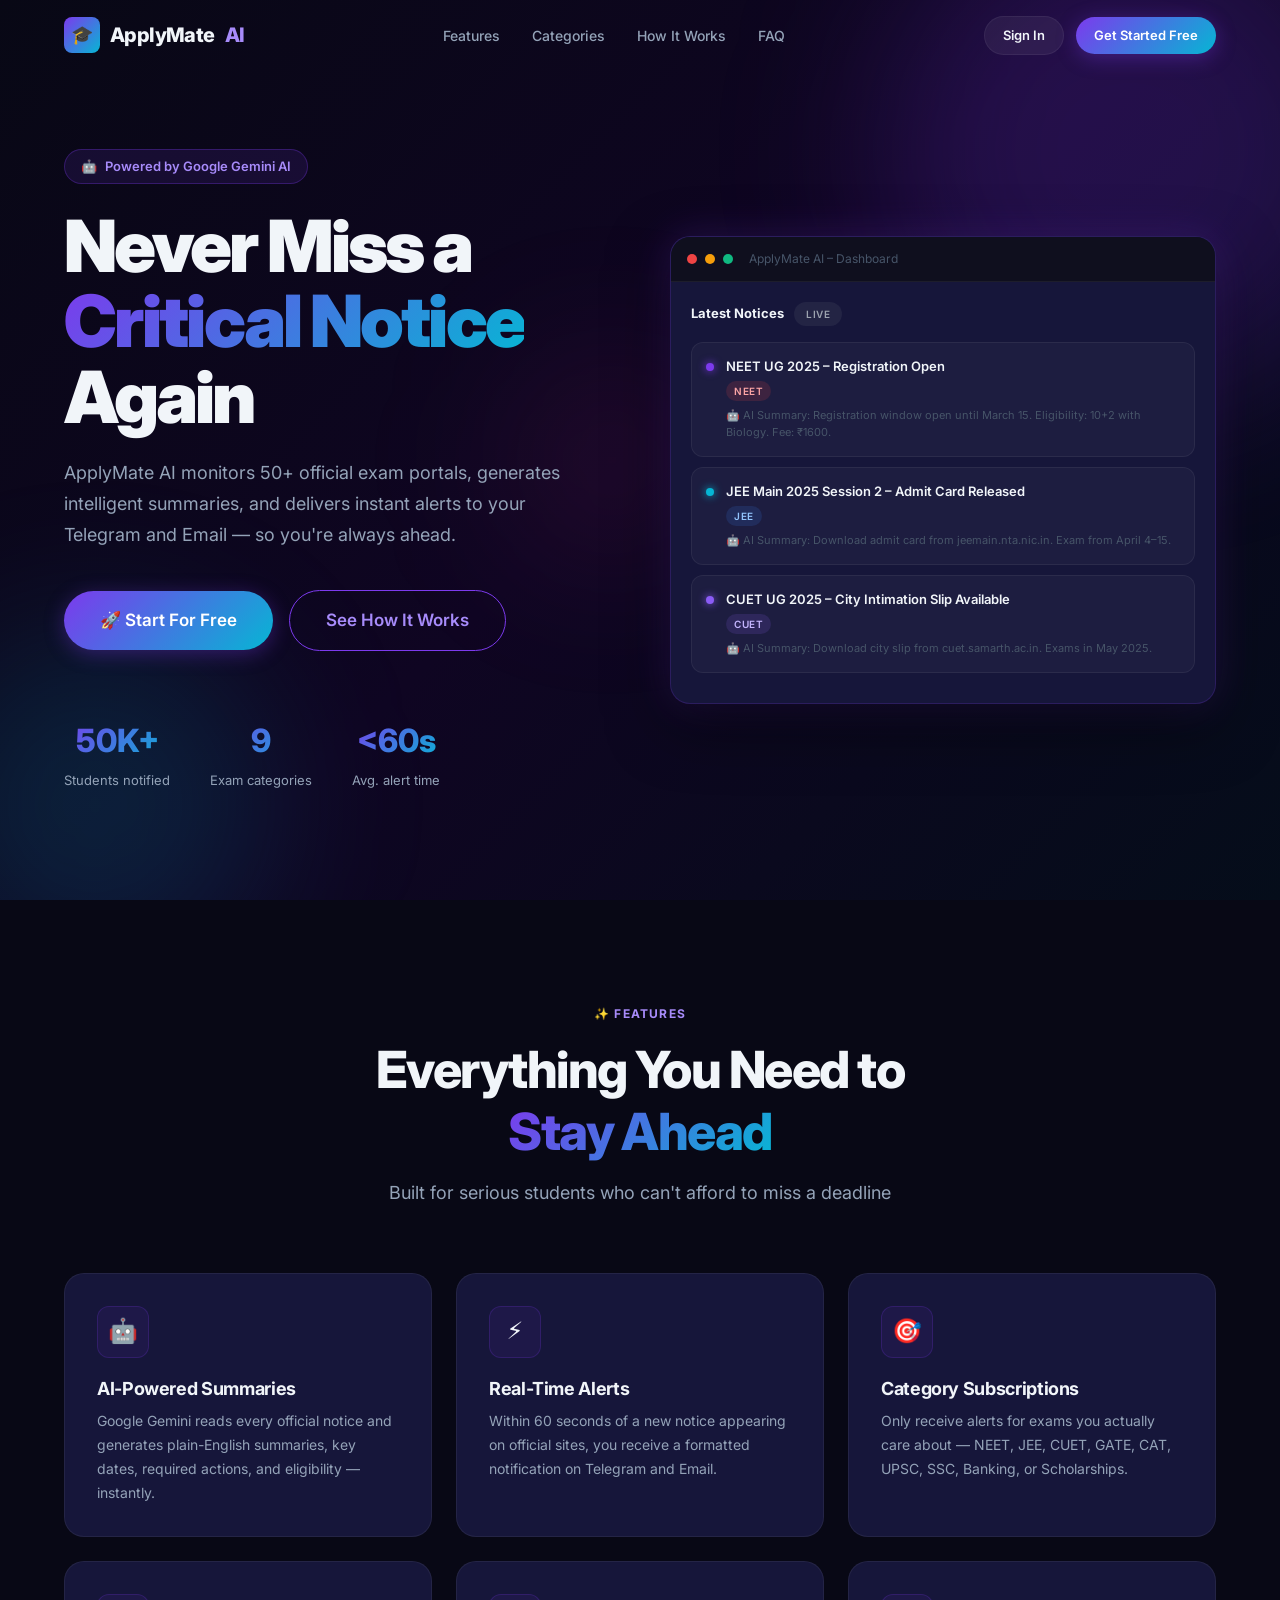
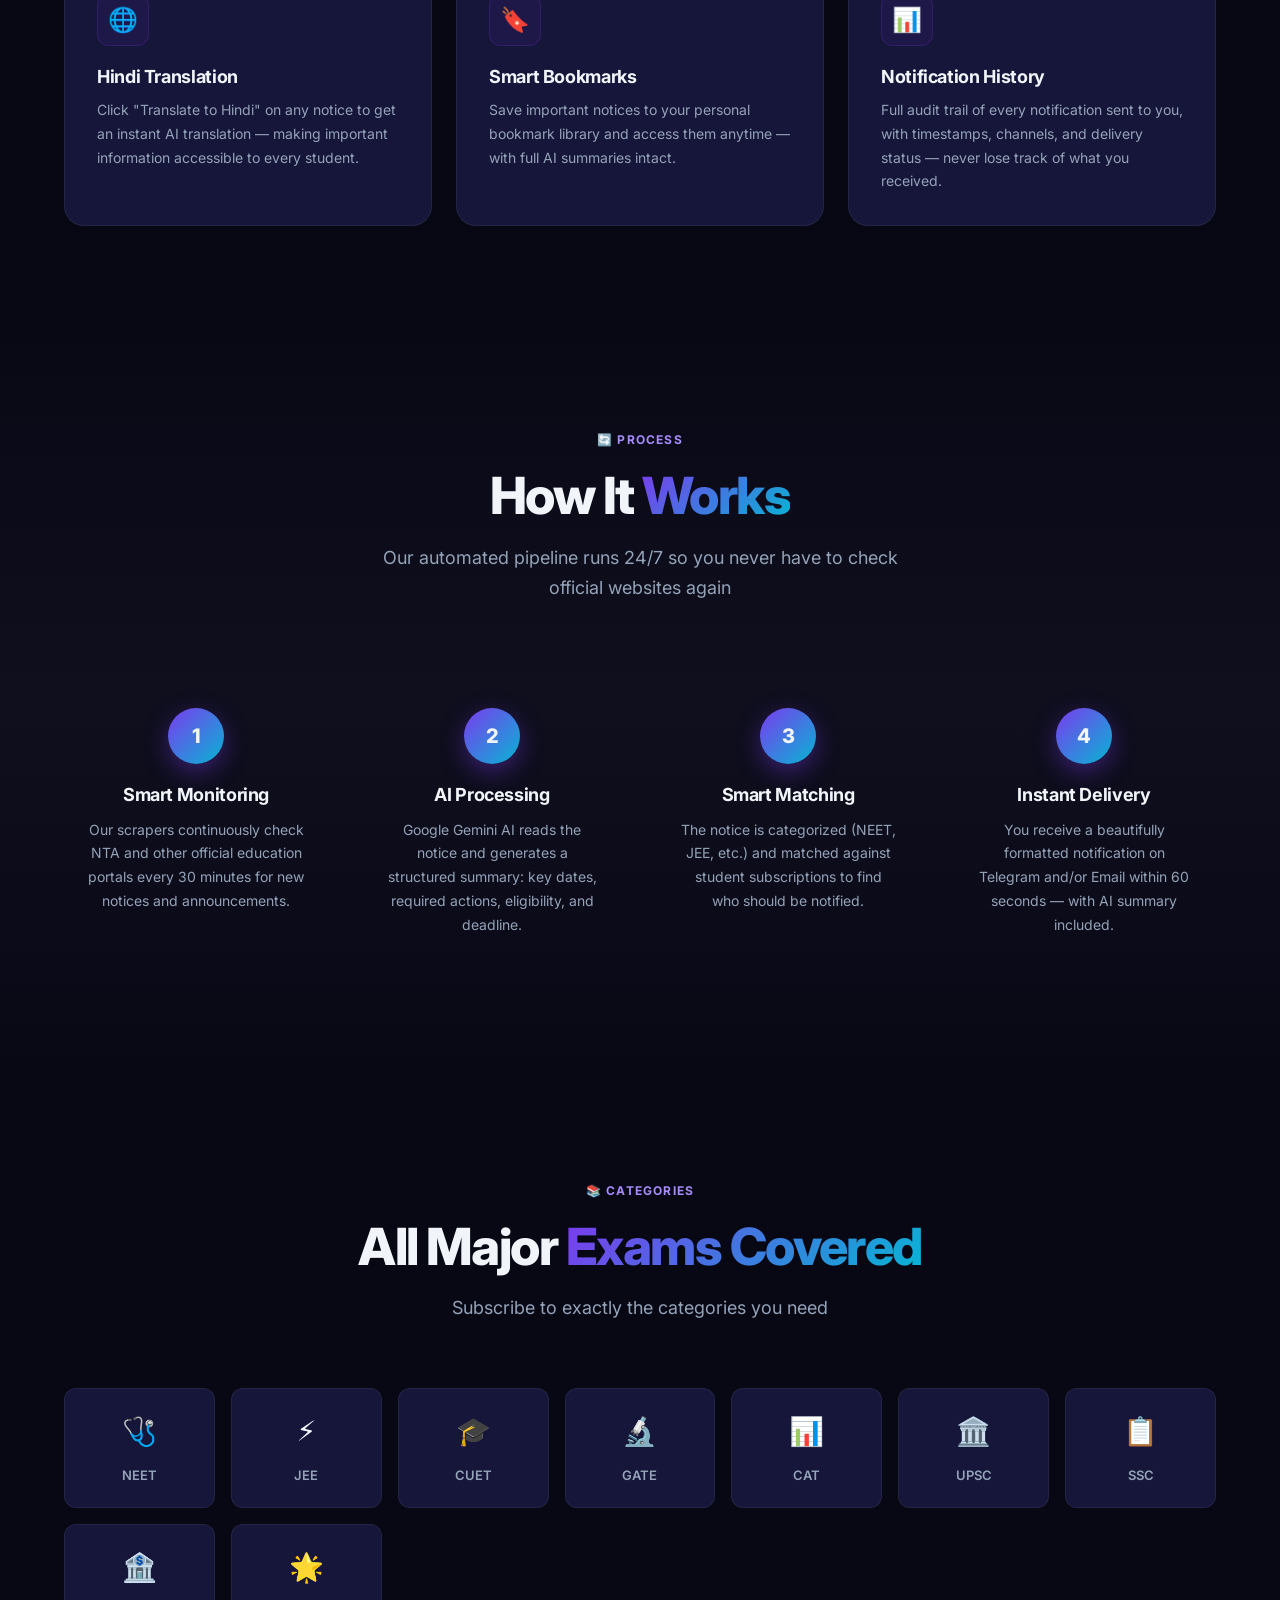
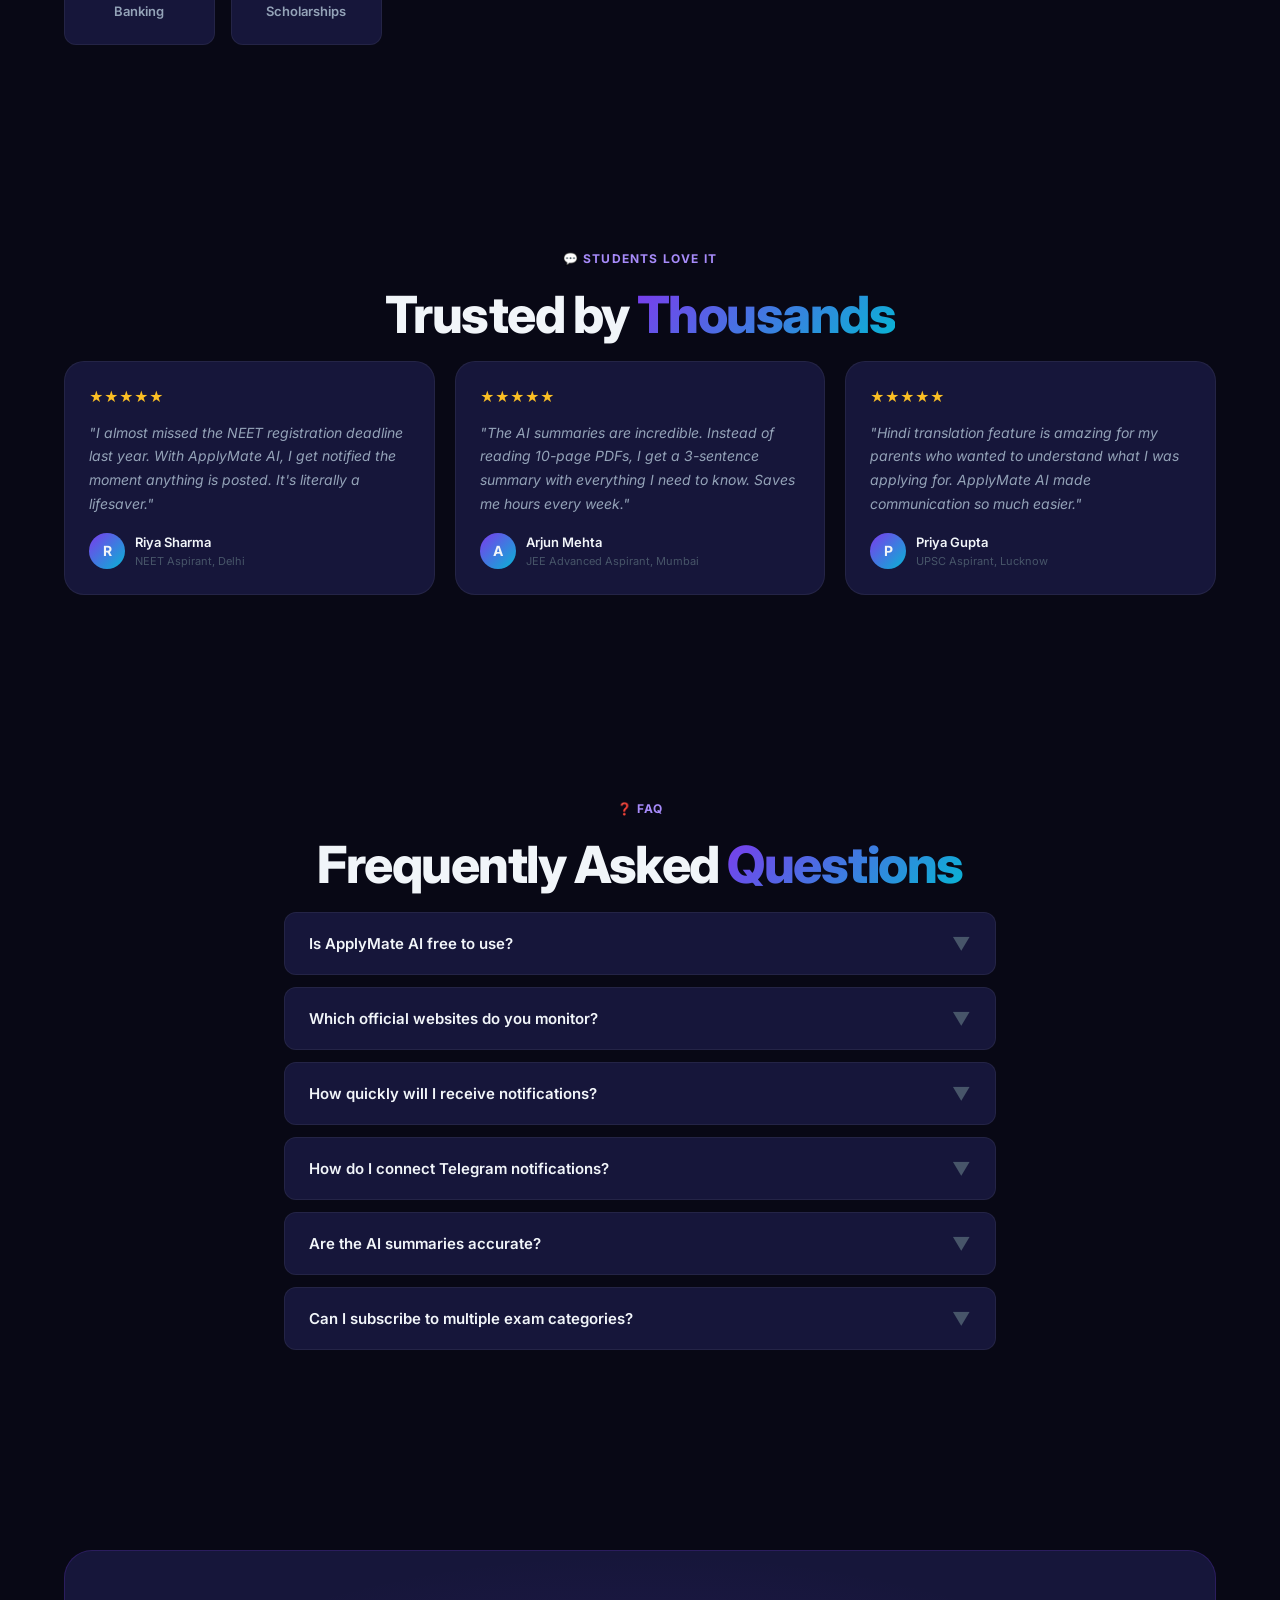
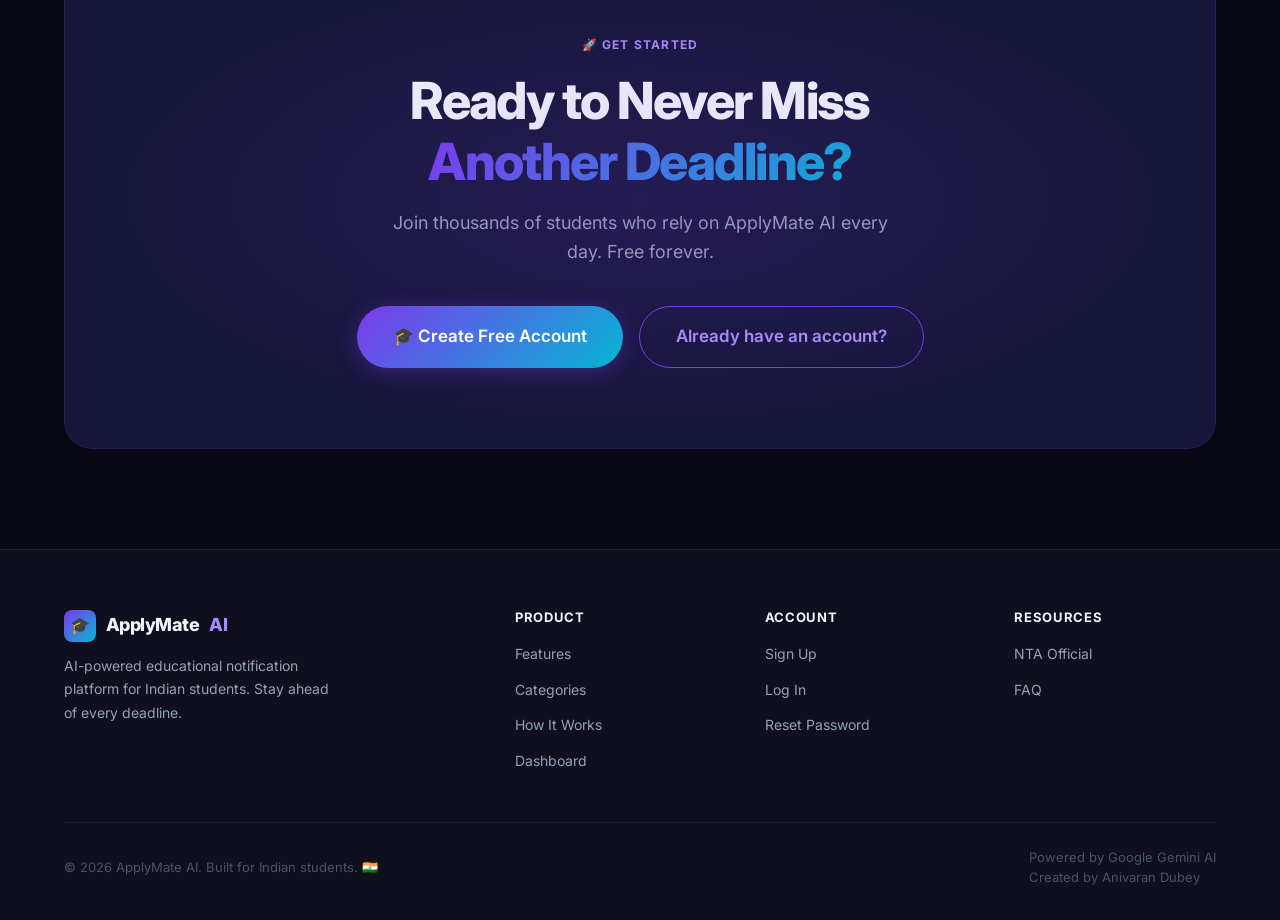
<file: templates/index.html>
<!DOCTYPE html>
<html lang="en">
<head>
  <meta charset="UTF-8">
  <meta name="viewport" content="width=device-width, initial-scale=1.0">
  <meta name="description" content="ApplyMate AI – Never miss an important educational notice. AI-powered summaries of NEET, JEE, CUET, GATE, UPSC and more. Instant Telegram & Email alerts.">
  <title>ApplyMate AI – AI-Powered Student Notification Platform</title>
  <link rel="stylesheet" href="/static/css/main.css">
  <style>
    /* ── Landing-page specific styles ── */
    .notice-preview-card {
      background: var(--bg-card);
      border: 1px solid var(--border);
      border-radius: var(--radius-lg);
      padding: 20px;
      position: relative;
      overflow: hidden;
    }
    .notice-preview-card::before {
      content: '';
      position: absolute;
      top: 0; left: 0; right: 0;
      height: 3px;
      background: var(--grad-primary);
    }
    .preview-grid {
      display: grid;
      grid-template-columns: 1fr 1fr;
      gap: 20px;
    }
    @media (max-width: 640px) { .preview-grid { grid-template-columns: 1fr; } }

    .hero-mockup {
      position: relative;
      z-index: 1;
    }
    .mockup-window {
      background: var(--bg-card);
      border: 1px solid var(--border);
      border-radius: var(--radius-lg);
      overflow: hidden;
      box-shadow: var(--shadow-lg), var(--shadow-glow);
    }
    .mockup-header {
      background: var(--bg-surface);
      padding: 12px 16px;
      display: flex;
      align-items: center;
      gap: 8px;
      border-bottom: 1px solid var(--border-light);
    }
    .mockup-dot {
      width: 10px;
      height: 10px;
      border-radius: 50%;
    }
    .mockup-body { padding: 20px; }

    .notice-item {
      display: flex;
      gap: 12px;
      padding: 14px;
      background: rgba(255,255,255,0.03);
      border-radius: var(--radius-md);
      border: 1px solid var(--border-light);
      margin-bottom: 10px;
      transition: all var(--transition);
      animation: fadeInUp 0.5s ease both;
    }
    .notice-item:nth-child(1) { animation-delay: 0.1s; }
    .notice-item:nth-child(2) { animation-delay: 0.2s; }
    .notice-item:nth-child(3) { animation-delay: 0.3s; }
    .notice-item:hover {
      background: rgba(124, 58, 237, 0.06);
      border-color: var(--border);
    }
    .notice-dot {
      width: 8px;
      height: 8px;
      border-radius: 50%;
      background: var(--primary);
      flex-shrink: 0;
      margin-top: 6px;
      box-shadow: 0 0 8px var(--primary);
      animation: pulse-glow 2s ease infinite;
    }
    .notice-title { font-size: 13px; font-weight: 600; line-height: 1.4; margin-bottom: 4px; }
    .notice-meta { font-size: 11px; color: var(--text-muted); }

    /* Testimonial */
    .testimonials-grid {
      display: grid;
      grid-template-columns: repeat(auto-fit, minmax(280px, 1fr));
      gap: 20px;
    }
    .testimonial-card {
      background: var(--bg-card);
      border: 1px solid var(--border-light);
      border-radius: var(--radius-lg);
      padding: 24px;
    }
    .testimonial-stars { color: #fbbf24; font-size: 14px; margin-bottom: 12px; }
    .testimonial-text { font-size: 14px; color: var(--text-secondary); line-height: 1.7; margin-bottom: 16px; font-style: italic; }
    .testimonial-author { display: flex; align-items: center; gap: 10px; }
    .testimonial-avatar {
      width: 36px;
      height: 36px;
      border-radius: 50%;
      background: var(--grad-primary);
      display: flex;
      align-items: center;
      justify-content: center;
      font-size: 14px;
      font-weight: 700;
    }
    .testimonial-name { font-size: 13px; font-weight: 600; }
    .testimonial-role { font-size: 11px; color: var(--text-muted); }
  </style>
</head>
<body>

<!-- ── Navbar ─────────────────────────────────────────────── -->
<nav class="navbar" id="navbar">
  <div class="container">
    <div class="navbar-inner">
      <a href="/" class="navbar-logo">
        <div class="logo-icon">🎓</div>
        ApplyMate <span style="color:var(--primary-light)">AI</span>
      </a>

      <ul class="navbar-nav">
        <li><a href="#features">Features</a></li>
        <li><a href="#categories">Categories</a></li>
        <li><a href="#how-it-works">How It Works</a></li>
        <li><a href="#faq">FAQ</a></li>
      </ul>

      <div class="navbar-actions">
        <a href="/login" class="btn btn-ghost btn-sm">Sign In</a>
        <a href="/signup" class="btn btn-primary btn-sm">Get Started Free</a>
      </div>

      <button class="mobile-menu-btn" id="mobileMenuBtn" aria-label="Menu">☰</button>
    </div>
  </div>
</nav>

<!-- Mobile Menu -->
<div class="mobile-menu" id="mobileMenu">
  <button id="mobileMenuClose" style="position:absolute;top:24px;right:24px;background:none;border:none;color:var(--text-primary);font-size:28px;cursor:pointer;">✕</button>
  <a href="#features" onclick="closeMobileMenu()">Features</a>
  <a href="#categories" onclick="closeMobileMenu()">Categories</a>
  <a href="#how-it-works" onclick="closeMobileMenu()">How It Works</a>
  <a href="#faq" onclick="closeMobileMenu()">FAQ</a>
  <a href="/login" class="btn btn-ghost">Sign In</a>
  <a href="/signup" class="btn btn-primary">Get Started Free</a>
</div>

<!-- ── Hero ───────────────────────────────────────────────── -->
<section class="hero" id="hero">
  <div class="hero-bg"></div>
  <div class="hero-orb hero-orb-1"></div>
  <div class="hero-orb hero-orb-2"></div>
  <div class="hero-orb hero-orb-3"></div>

   <div class="container">
    <div class="hero-grid">
   <!-- <div style="display:grid;grid-template-columns:1fr 1fr;gap:60px;align-items:center;"> -->
      <div class="hero-content">
        <div class="hero-eyebrow">
          <span>🤖</span> Powered by Google Gemini AI
        </div>

        <h1 class="hero-title">
          Never Miss a<br>
          <span class="gradient-text">Critical Notice</span><br>
          Again
        </h1>

        <p class="hero-description">
          ApplyMate AI monitors 50+ official exam portals, generates intelligent summaries, 
          and delivers instant alerts to your Telegram and Email — so you're always ahead.
        </p>

        <div class="hero-actions">
          <a href="/signup" class="btn btn-primary btn-lg" id="hero-cta">
            🚀 Start For Free
          </a>
          <a href="#how-it-works" class="btn btn-outline btn-lg">
            See How It Works
          </a>
        </div>

        <div class="hero-stats">
          <div class="hero-stat">
            <div class="hero-stat-value">50K+</div>
            <div class="hero-stat-label">Students notified</div>
          </div>
          <div class="hero-stat">
            <div class="hero-stat-value">9</div>
            <div class="hero-stat-label">Exam categories</div>
          </div>
          <div class="hero-stat">
            <div class="hero-stat-value">&lt;60s</div>
            <div class="hero-stat-label">Avg. alert time</div>
          </div>
        </div>
      </div>

      <!-- Hero Mockup -->
      <div class="hero-mockup" style="animation: fadeInUp 0.8s ease both 0.5s; opacity:0;">
        <div class="mockup-window">
          <div class="mockup-header">
            <div class="mockup-dot" style="background:#ef4444"></div>
            <div class="mockup-dot" style="background:#f59e0b"></div>
            <div class="mockup-dot" style="background:#10b981"></div>
            <span style="font-size:12px;color:var(--text-muted);margin-left:8px;">ApplyMate AI – Dashboard</span>
          </div>
          <div class="mockup-body">
            <div style="display:flex;align-items:center;gap:10px;margin-bottom:16px;">
              <span style="font-size:13px;font-weight:700;">Latest Notices</span>
              <span class="badge badge-general" style="font-size:10px;">Live</span>
            </div>

            <div class="notice-item">
              <div class="notice-dot"></div>
              <div>
                <div class="notice-title">NEET UG 2025 – Registration Open</div>
                <div style="display:flex;gap:8px;margin:6px 0;">
                  <span class="badge badge-neet" style="font-size:10px;padding:2px 8px;">NEET</span>
                </div>
                <div class="notice-meta">🤖 AI Summary: Registration window open until March 15. Eligibility: 10+2 with Biology. Fee: ₹1600.</div>
              </div>
            </div>

            <div class="notice-item">
              <div class="notice-dot" style="background:var(--accent);box-shadow:0 0 8px var(--accent);"></div>
              <div>
                <div class="notice-title">JEE Main 2025 Session 2 – Admit Card Released</div>
                <div style="display:flex;gap:8px;margin:6px 0;">
                  <span class="badge badge-jee" style="font-size:10px;padding:2px 8px;">JEE</span>
                </div>
                <div class="notice-meta">🤖 AI Summary: Download admit card from jeemain.nta.nic.in. Exam from April 4–15.</div>
              </div>
            </div>

            <div class="notice-item">
              <div class="notice-dot" style="background:#8b5cf6;box-shadow:0 0 8px #8b5cf6;"></div>
              <div>
                <div class="notice-title">CUET UG 2025 – City Intimation Slip Available</div>
                <div style="display:flex;gap:8px;margin:6px 0;">
                  <span class="badge badge-cuet" style="font-size:10px;padding:2px 8px;">CUET</span>
                </div>
                <div class="notice-meta">🤖 AI Summary: Download city slip from cuet.samarth.ac.in. Exams in May 2025.</div>
              </div>
            </div>
          </div>
        </div>
      </div>
    </div>
  </div>
</section>

<!-- ── Features ────────────────────────────────────────────── -->
<section class="section" id="features">
  <div class="container">
    <div class="text-center animate-in">
      <span class="section-eyebrow">✨ Features</span>
      <h2 class="section-title">Everything You Need to<br><span class="gradient-text">Stay Ahead</span></h2>
      <p class="section-subtitle">Built for serious students who can't afford to miss a deadline</p>
    </div>

    <div class="features-grid">
      <div class="feature-card animate-in">
        <div class="feature-icon">🤖</div>
        <h3 class="feature-title">AI-Powered Summaries</h3>
        <p class="feature-desc">Google Gemini reads every official notice and generates plain-English summaries, key dates, required actions, and eligibility — instantly.</p>
      </div>

      <div class="feature-card animate-in">
        <div class="feature-icon">⚡</div>
        <h3 class="feature-title">Real-Time Alerts</h3>
        <p class="feature-desc">Within 60 seconds of a new notice appearing on official sites, you receive a formatted notification on Telegram and Email.</p>
      </div>

      <div class="feature-card animate-in">
        <div class="feature-icon">🎯</div>
        <h3 class="feature-title">Category Subscriptions</h3>
        <p class="feature-desc">Only receive alerts for exams you actually care about — NEET, JEE, CUET, GATE, CAT, UPSC, SSC, Banking, or Scholarships.</p>
      </div>

      <div class="feature-card animate-in">
        <div class="feature-icon">🌐</div>
        <h3 class="feature-title">Hindi Translation</h3>
        <p class="feature-desc">Click "Translate to Hindi" on any notice to get an instant AI translation — making important information accessible to every student.</p>
      </div>

      <div class="feature-card animate-in">
        <div class="feature-icon">🔖</div>
        <h3 class="feature-title">Smart Bookmarks</h3>
        <p class="feature-desc">Save important notices to your personal bookmark library and access them anytime — with full AI summaries intact.</p>
      </div>

      <div class="feature-card animate-in">
        <div class="feature-icon">📊</div>
        <h3 class="feature-title">Notification History</h3>
        <p class="feature-desc">Full audit trail of every notification sent to you, with timestamps, channels, and delivery status — never lose track of what you received.</p>
      </div>
    </div>
  </div>
</section>

<!-- ── How It Works ────────────────────────────────────────── -->
<section class="section" id="how-it-works" style="background:linear-gradient(180deg, var(--bg-base) 0%, var(--bg-surface) 50%, var(--bg-base) 100%);">
  <div class="container">
    <div class="text-center animate-in">
      <span class="section-eyebrow">🔄 Process</span>
      <h2 class="section-title">How It <span class="gradient-text">Works</span></h2>
      <p class="section-subtitle">Our automated pipeline runs 24/7 so you never have to check official websites again</p>
    </div>

    <div class="steps-grid">
      <div class="step-card animate-in">
        <div class="step-number">1</div>
        <h3 class="step-title">Smart Monitoring</h3>
        <p class="step-desc">Our scrapers continuously check NTA and other official education portals every 30 minutes for new notices and announcements.</p>
      </div>
      <div class="step-card animate-in">
        <div class="step-number">2</div>
        <h3 class="step-title">AI Processing</h3>
        <p class="step-desc">Google Gemini AI reads the notice and generates a structured summary: key dates, required actions, eligibility, and deadline.</p>
      </div>
      <div class="step-card animate-in">
        <div class="step-number">3</div>
        <h3 class="step-title">Smart Matching</h3>
        <p class="step-desc">The notice is categorized (NEET, JEE, etc.) and matched against student subscriptions to find who should be notified.</p>
      </div>
      <div class="step-card animate-in">
        <div class="step-number">4</div>
        <h3 class="step-title">Instant Delivery</h3>
        <p class="step-desc">You receive a beautifully formatted notification on Telegram and/or Email within 60 seconds — with AI summary included.</p>
      </div>
    </div>
  </div>
</section>

<!-- ── Categories ──────────────────────────────────────────── -->
<section class="section" id="categories">
  <div class="container">
    <div class="text-center animate-in">
      <span class="section-eyebrow">📚 Categories</span>
      <h2 class="section-title">All Major <span class="gradient-text">Exams Covered</span></h2>
      <p class="section-subtitle">Subscribe to exactly the categories you need</p>
    </div>

    <div class="categories-grid animate-in">
      <div class="category-pill"><span class="category-emoji">🩺</span><span class="category-name">NEET</span></div>
      <div class="category-pill"><span class="category-emoji">⚡</span><span class="category-name">JEE</span></div>
      <div class="category-pill"><span class="category-emoji">🎓</span><span class="category-name">CUET</span></div>
      <div class="category-pill"><span class="category-emoji">🔬</span><span class="category-name">GATE</span></div>
      <div class="category-pill"><span class="category-emoji">📊</span><span class="category-name">CAT</span></div>
      <div class="category-pill"><span class="category-emoji">🏛️</span><span class="category-name">UPSC</span></div>
      <div class="category-pill"><span class="category-emoji">📋</span><span class="category-name">SSC</span></div>
      <div class="category-pill"><span class="category-emoji">🏦</span><span class="category-name">Banking</span></div>
      <div class="category-pill"><span class="category-emoji">🌟</span><span class="category-name">Scholarships</span></div>
    </div>
  </div>
</section>

<!-- ── Testimonials ─────────────────────────────────────────── -->
<section class="section" id="testimonials">
  <div class="container">
    <div class="text-center animate-in">
      <span class="section-eyebrow">💬 Students Love It</span>
      <h2 class="section-title">Trusted by <span class="gradient-text">Thousands</span></h2>
    </div>

    <div class="testimonials-grid">
      <div class="testimonial-card animate-in">
        <div class="testimonial-stars">★★★★★</div>
        <p class="testimonial-text">"I almost missed the NEET registration deadline last year. With ApplyMate AI, I get notified the moment anything is posted. It's literally a lifesaver."</p>
        <div class="testimonial-author">
          <div class="testimonial-avatar">R</div>
          <div>
            <div class="testimonial-name">Riya Sharma</div>
            <div class="testimonial-role">NEET Aspirant, Delhi</div>
          </div>
        </div>
      </div>

      <div class="testimonial-card animate-in">
        <div class="testimonial-stars">★★★★★</div>
        <p class="testimonial-text">"The AI summaries are incredible. Instead of reading 10-page PDFs, I get a 3-sentence summary with everything I need to know. Saves me hours every week."</p>
        <div class="testimonial-author">
          <div class="testimonial-avatar">A</div>
          <div>
            <div class="testimonial-name">Arjun Mehta</div>
            <div class="testimonial-role">JEE Advanced Aspirant, Mumbai</div>
          </div>
        </div>
      </div>

      <div class="testimonial-card animate-in">
        <div class="testimonial-stars">★★★★★</div>
        <p class="testimonial-text">"Hindi translation feature is amazing for my parents who wanted to understand what I was applying for. ApplyMate AI made communication so much easier."</p>
        <div class="testimonial-author">
          <div class="testimonial-avatar">P</div>
          <div>
            <div class="testimonial-name">Priya Gupta</div>
            <div class="testimonial-role">UPSC Aspirant, Lucknow</div>
          </div>
        </div>
      </div>
    </div>
  </div>
</section>

<!-- ── FAQ ──────────────────────────────────────────────────── -->
<section class="section" id="faq">
  <div class="container-sm">
    <div class="text-center animate-in">
      <span class="section-eyebrow">❓ FAQ</span>
      <h2 class="section-title">Frequently Asked <span class="gradient-text">Questions</span></h2>
    </div>

    <div class="faq-list animate-in">
      <div class="faq-item">
        <button class="faq-question" onclick="toggleFaq(this)">
          Is ApplyMate AI free to use?
          <span class="faq-chevron">▼</span>
        </button>
        <div class="faq-answer">
          <div class="faq-answer-inner">Yes! ApplyMate AI is completely free for students. Sign up, choose your exam categories, connect your Telegram or email, and start receiving AI-powered notifications immediately.</div>
        </div>
      </div>

      <div class="faq-item">
        <button class="faq-question" onclick="toggleFaq(this)">
          Which official websites do you monitor?
          <span class="faq-chevron">▼</span>
        </button>
        <div class="faq-answer">
          <div class="faq-answer-inner">We currently monitor NTA (nta.ac.in) covering NEET, JEE, CUET, and more. We are actively adding UPSC, SSC, IBPS, UGC-NET, and other major exam portals.</div>
        </div>
      </div>

      <div class="faq-item">
        <button class="faq-question" onclick="toggleFaq(this)">
          How quickly will I receive notifications?
          <span class="faq-chevron">▼</span>
        </button>
        <div class="faq-answer">
          <div class="faq-answer-inner">Our scrapers check official websites every 30 minutes. Once a new notice is detected, AI processing and notification delivery happens within 60 seconds. You'll typically be notified within 30-31 minutes of a notice going live.</div>
        </div>
      </div>

      <div class="faq-item">
        <button class="faq-question" onclick="toggleFaq(this)">
          How do I connect Telegram notifications?
          <span class="faq-chevron">▼</span>
        </button>
        <div class="faq-answer">
          <div class="faq-answer-inner">After signing up, go to your Dashboard → Settings → Telegram. Start a chat with our Telegram bot, copy your Chat ID, and paste it in the settings form. You'll instantly receive a welcome message to confirm the connection.</div>
        </div>
      </div>

      <div class="faq-item">
        <button class="faq-question" onclick="toggleFaq(this)">
          Are the AI summaries accurate?
          <span class="faq-chevron">▼</span>
        </button>
        <div class="faq-answer">
          <div class="faq-answer-inner">Our AI summaries are generated by Google Gemini, one of the most capable AI models available. We always include a link to the original official notice, and we recommend verifying important dates directly with the official source before taking action.</div>
        </div>
      </div>

      <div class="faq-item">
        <button class="faq-question" onclick="toggleFaq(this)">
          Can I subscribe to multiple exam categories?
          <span class="faq-chevron">▼</span>
        </button>
        <div class="faq-answer">
          <div class="faq-answer-inner">Absolutely! You can subscribe to any combination of our 9 categories: NEET, JEE, CUET, GATE, CAT, UPSC, SSC, Banking, and Scholarships. Manage your preferences anytime from the dashboard.</div>
        </div>
      </div>
    </div>
  </div>
</section>

<!-- ── CTA ──────────────────────────────────────────────────── -->
<section class="section" id="cta">
  <div class="container">
    <div class="cta-section animate-in">
      <span class="section-eyebrow">🚀 Get Started</span>
      <h2 class="section-title" style="margin-bottom:16px;">Ready to Never Miss<br><span class="gradient-text">Another Deadline?</span></h2>
      <p style="font-size:18px;color:var(--text-secondary);margin-bottom:40px;max-width:500px;margin-left:auto;margin-right:auto;">
        Join thousands of students who rely on ApplyMate AI every day. Free forever.
      </p>
      <div style="display:flex;gap:16px;justify-content:center;flex-wrap:wrap;">
        <a href="/signup" class="btn btn-primary btn-lg" id="cta-signup">
          🎓 Create Free Account
        </a>
        <a href="/login" class="btn btn-outline btn-lg">
          Already have an account?
        </a>
      </div>
    </div>
  </div>
</section>

<!-- ── Footer ───────────────────────────────────────────────── -->
<footer class="footer">
  <div class="container">
    <div class="footer-grid">
      <div class="footer-brand">
        <a href="/" class="navbar-logo" style="font-size:18px;">
          <div class="logo-icon" style="width:32px;height:32px;font-size:16px;">🎓</div>
          ApplyMate <span style="color:var(--primary-light)">AI</span>
        </a>
        <p>AI-powered educational notification platform for Indian students. Stay ahead of every deadline.</p>
      </div>

      <div>
        <h4 class="footer-heading">Product</h4>
        <ul class="footer-links">
          <li><a href="#features">Features</a></li>
          <li><a href="#categories">Categories</a></li>
          <li><a href="#how-it-works">How It Works</a></li>
          <li><a href="/dashboard">Dashboard</a></li>
        </ul>
      </div>

      <div>
        <h4 class="footer-heading">Account</h4>
        <ul class="footer-links">
          <li><a href="/signup">Sign Up</a></li>
          <li><a href="/login">Log In</a></li>
          <li><a href="/forgot-password">Reset Password</a></li>
        </ul>
      </div>

      <div>
        <h4 class="footer-heading">Resources</h4>
        <ul class="footer-links">
          <li><a href="https://nta.ac.in" target="_blank" rel="noopener">NTA Official</a></li>
          <li><a href="#faq">FAQ</a></li>
        </ul>
      </div>
    </div>

    <div class="footer-bottom">
      <p>© 2026 ApplyMate AI. Built for Indian students. 🇮🇳</p>
      <p style="color:var(--text-muted)">Powered by Google Gemini AI <br> Created by Anivaran Dubey</p>

    </div>
  </div>
</footer>

<!-- ── Toast Container ──────────────────────────────────────── -->
<div class="toast-container" id="toastContainer"></div>

<script>
  // ── Navbar scroll effect
  const navbar = document.getElementById('navbar');
  window.addEventListener('scroll', () => {
    navbar.classList.toggle('scrolled', window.scrollY > 20);
  });

  // ── Animate on scroll
  const observer = new IntersectionObserver((entries) => {
    entries.forEach((entry, i) => {
      if (entry.isIntersecting) {
        setTimeout(() => entry.target.classList.add('visible'), i * 80);
        observer.unobserve(entry.target);
      }
    });
  }, { threshold: 0.1 });

  document.querySelectorAll('.animate-in').forEach(el => observer.observe(el));

  // Fix hero mockup animation
  document.querySelector('.hero-mockup').style.opacity = '';

  // ── FAQ Accordion
  function toggleFaq(btn) {
    const item = btn.closest('.faq-item');
    const isOpen = item.classList.contains('open');
    document.querySelectorAll('.faq-item.open').forEach(i => i.classList.remove('open'));
    if (!isOpen) item.classList.add('open');
  }

  // ── Mobile Menu
  const mobileMenuBtn = document.getElementById('mobileMenuBtn');
  const mobileMenu = document.getElementById('mobileMenu');
  const mobileMenuClose = document.getElementById('mobileMenuClose');

  mobileMenuBtn.addEventListener('click', () => mobileMenu.classList.add('open'));
  mobileMenuClose.addEventListener('click', () => mobileMenu.classList.remove('open'));

  function closeMobileMenu() { mobileMenu.classList.remove('open'); }

  // ── Toast utility (shared across pages)
  function showToast(message, type = 'info') {
    const container = document.getElementById('toastContainer');
    const toast = document.createElement('div');
    toast.className = `toast ${type}`;
    const icons = { success: '✅', error: '❌', info: 'ℹ️' };
    toast.innerHTML = `<span>${icons[type]}</span><span>${message}</span>`;
    container.appendChild(toast);
    setTimeout(() => toast.remove(), 4000);
  }
</script>
</body>
</html>
</file>
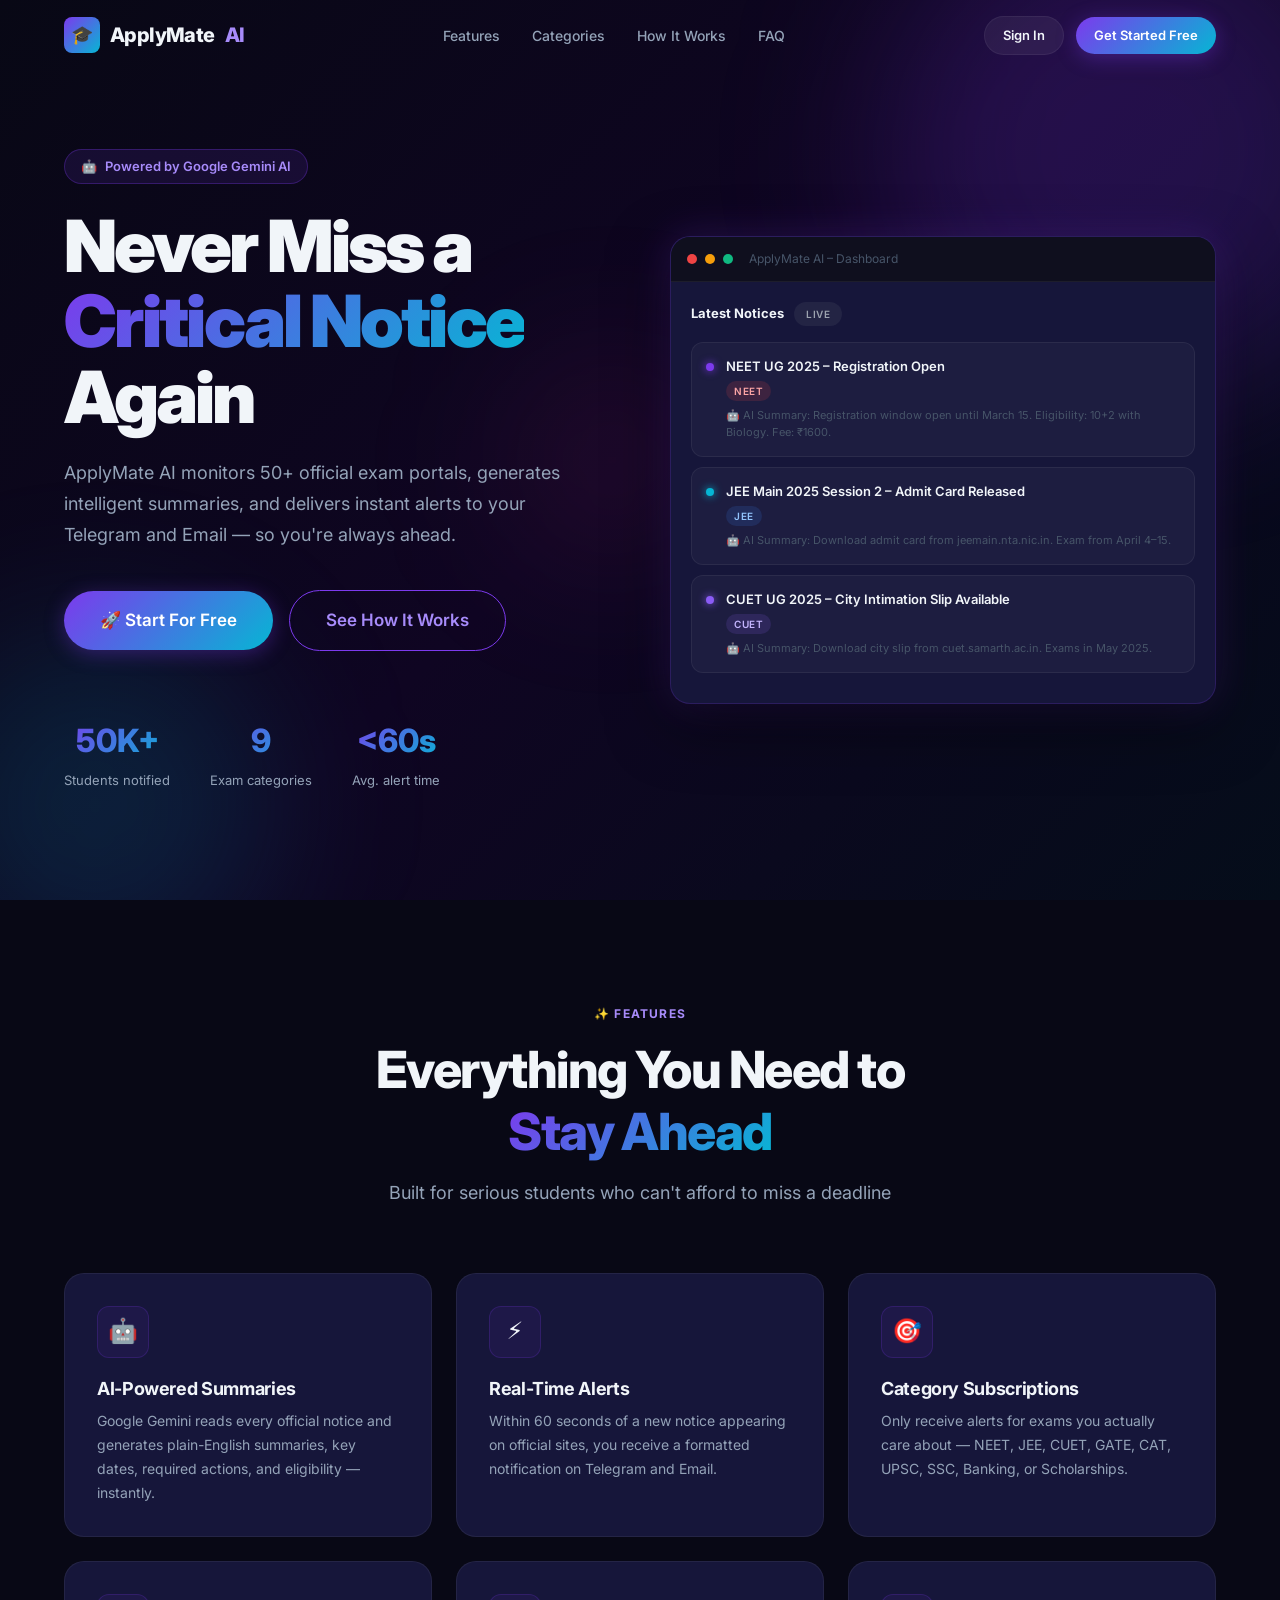
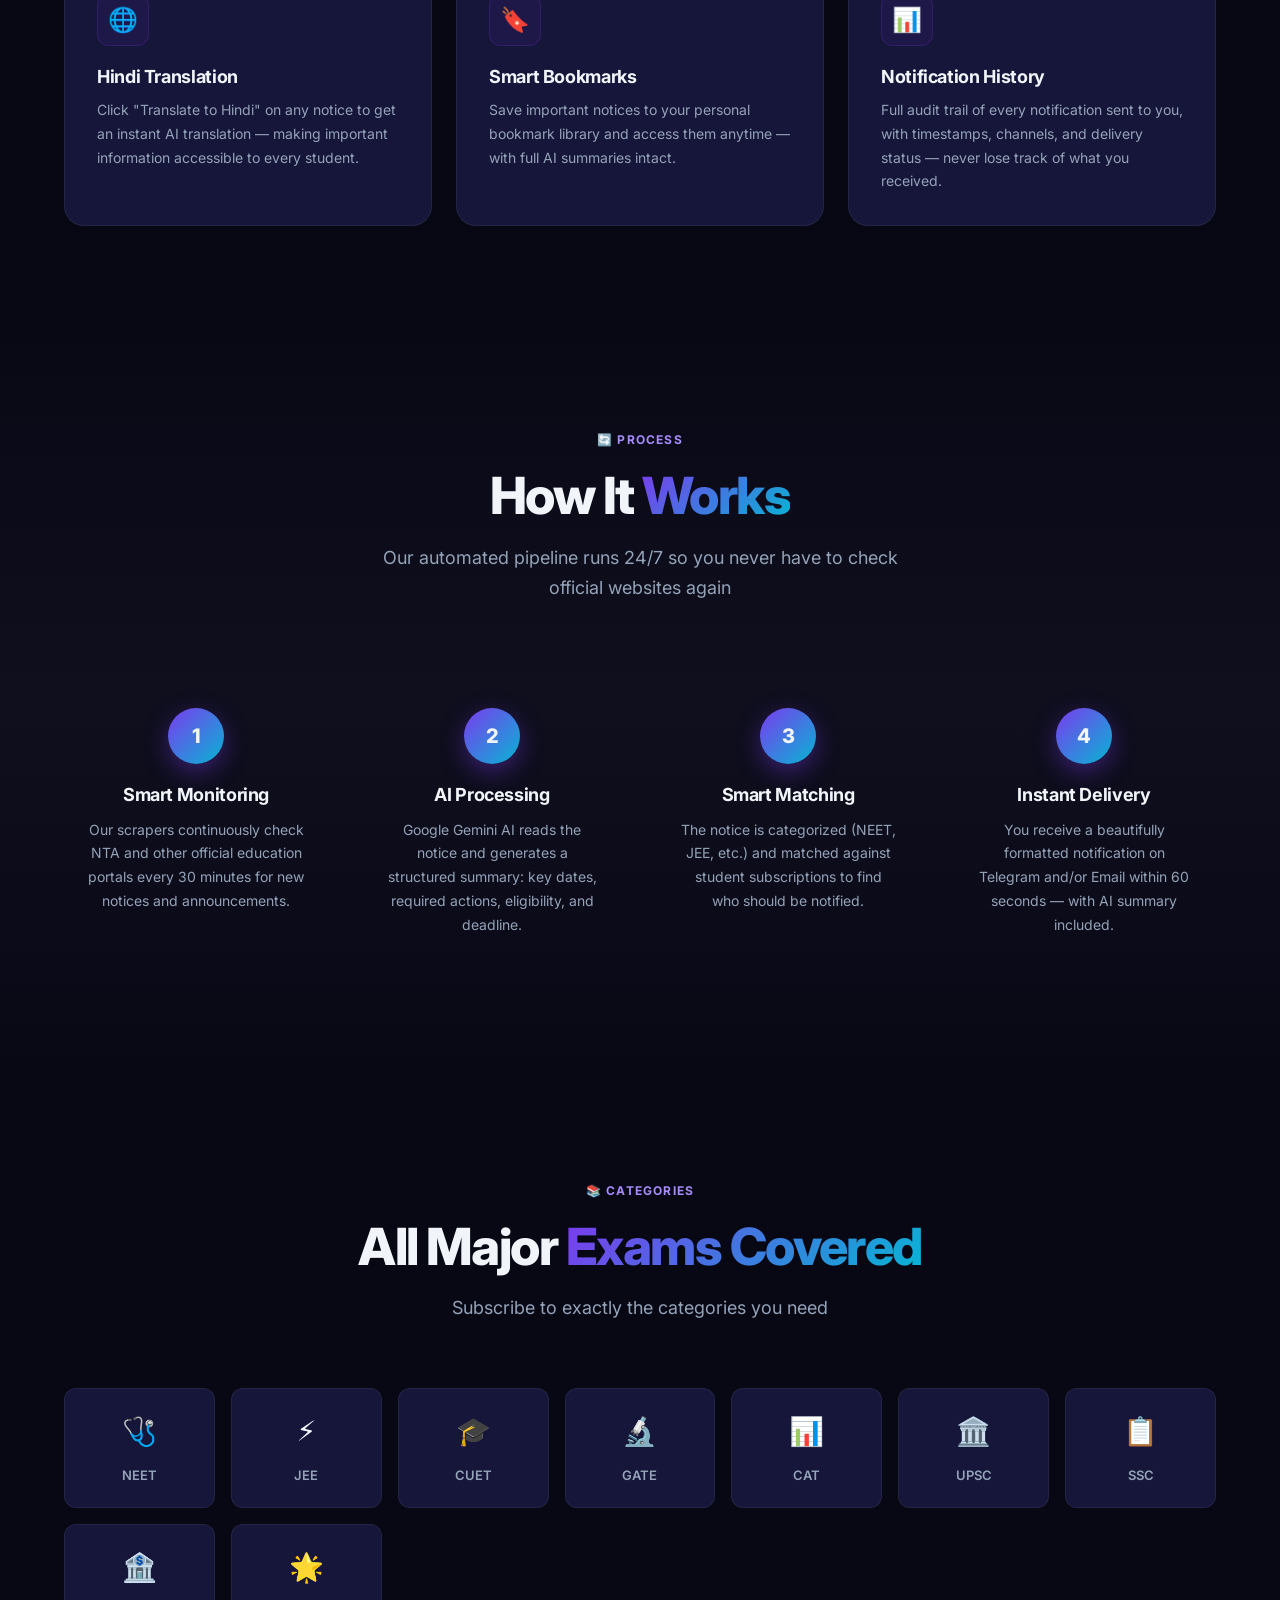
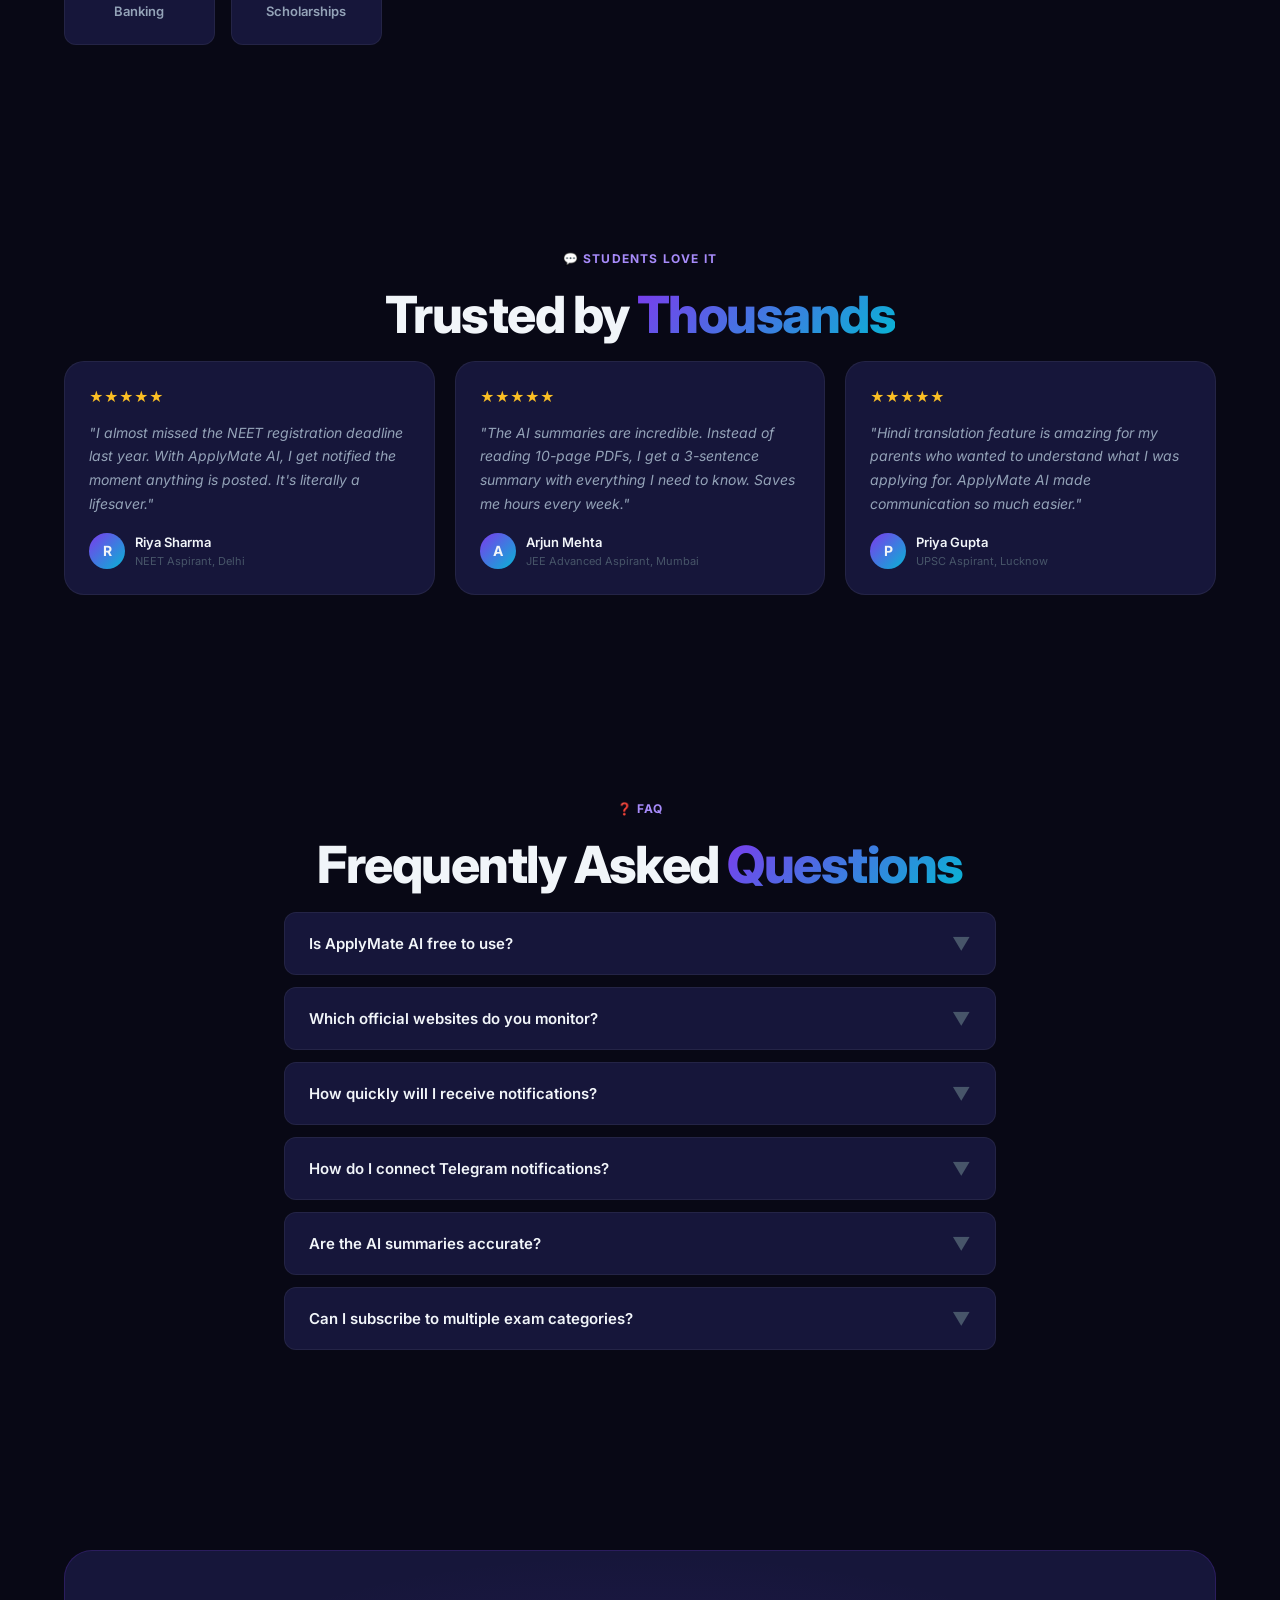
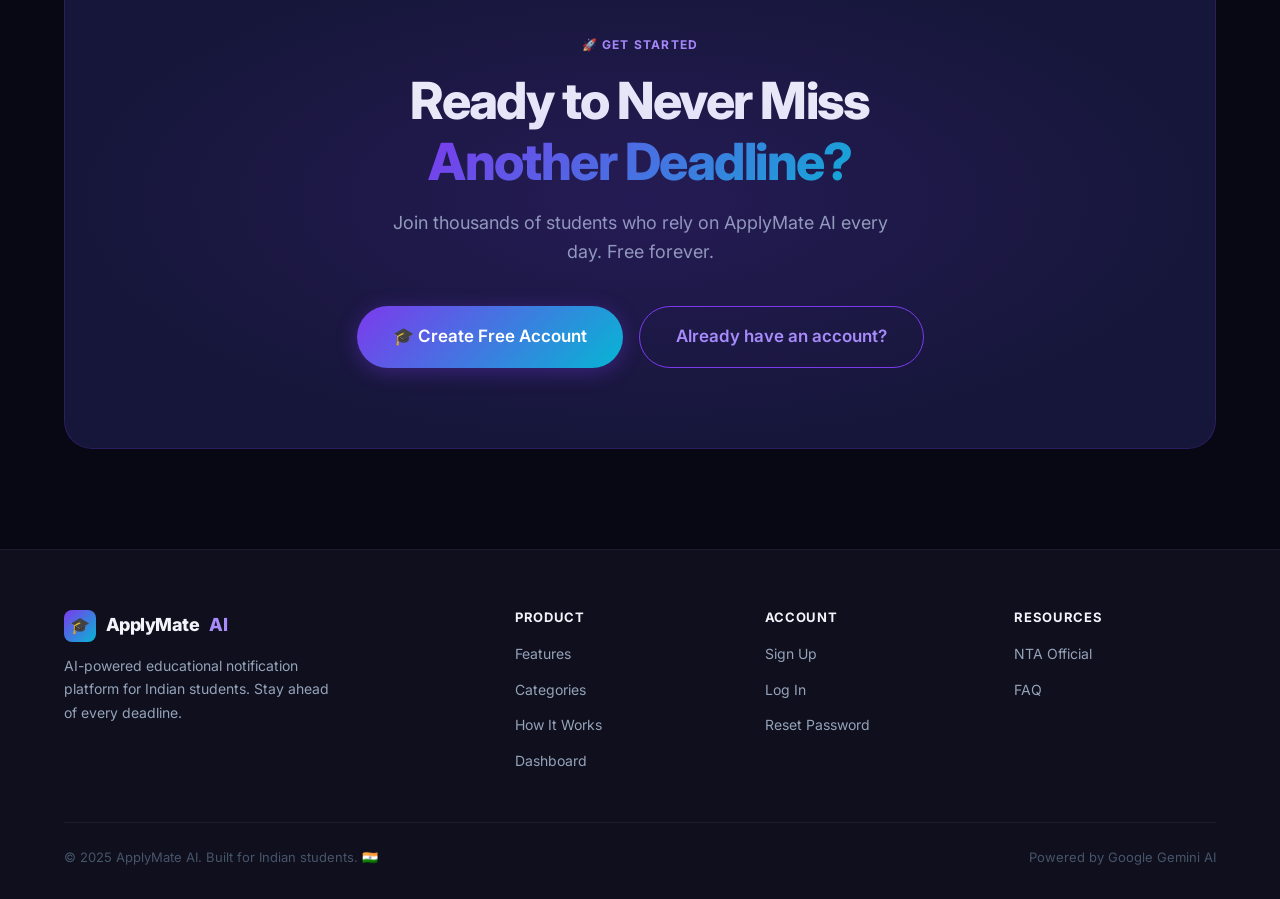
<file: frontend/templates/index.html>
<!DOCTYPE html>
<html lang="en">
<head>
  <meta charset="UTF-8">
  <meta name="viewport" content="width=device-width, initial-scale=1.0">
  <meta name="description" content="ApplyMate AI – Never miss an important educational notice. AI-powered summaries of NEET, JEE, CUET, GATE, UPSC and more. Instant Telegram & Email alerts.">
  <title>ApplyMate AI – AI-Powered Student Notification Platform</title>
  <link rel="stylesheet" href="/static/css/main.css">
  <style>
    /* ── Landing-page specific styles ── */
    .notice-preview-card {
      background: var(--bg-card);
      border: 1px solid var(--border);
      border-radius: var(--radius-lg);
      padding: 20px;
      position: relative;
      overflow: hidden;
    }
    .notice-preview-card::before {
      content: '';
      position: absolute;
      top: 0; left: 0; right: 0;
      height: 3px;
      background: var(--grad-primary);
    }
    .preview-grid {
      display: grid;
      grid-template-columns: 1fr 1fr;
      gap: 20px;
    }
    @media (max-width: 640px) { .preview-grid { grid-template-columns: 1fr; } }

    .hero-mockup {
      position: relative;
      z-index: 1;
    }
    .mockup-window {
      background: var(--bg-card);
      border: 1px solid var(--border);
      border-radius: var(--radius-lg);
      overflow: hidden;
      box-shadow: var(--shadow-lg), var(--shadow-glow);
    }
    .mockup-header {
      background: var(--bg-surface);
      padding: 12px 16px;
      display: flex;
      align-items: center;
      gap: 8px;
      border-bottom: 1px solid var(--border-light);
    }
    .mockup-dot {
      width: 10px;
      height: 10px;
      border-radius: 50%;
    }
    .mockup-body { padding: 20px; }

    .notice-item {
      display: flex;
      gap: 12px;
      padding: 14px;
      background: rgba(255,255,255,0.03);
      border-radius: var(--radius-md);
      border: 1px solid var(--border-light);
      margin-bottom: 10px;
      transition: all var(--transition);
      animation: fadeInUp 0.5s ease both;
    }
    .notice-item:nth-child(1) { animation-delay: 0.1s; }
    .notice-item:nth-child(2) { animation-delay: 0.2s; }
    .notice-item:nth-child(3) { animation-delay: 0.3s; }
    .notice-item:hover {
      background: rgba(124, 58, 237, 0.06);
      border-color: var(--border);
    }
    .notice-dot {
      width: 8px;
      height: 8px;
      border-radius: 50%;
      background: var(--primary);
      flex-shrink: 0;
      margin-top: 6px;
      box-shadow: 0 0 8px var(--primary);
      animation: pulse-glow 2s ease infinite;
    }
    .notice-title { font-size: 13px; font-weight: 600; line-height: 1.4; margin-bottom: 4px; }
    .notice-meta { font-size: 11px; color: var(--text-muted); }

    /* Testimonial */
    .testimonials-grid {
      display: grid;
      grid-template-columns: repeat(auto-fit, minmax(280px, 1fr));
      gap: 20px;
    }
    .testimonial-card {
      background: var(--bg-card);
      border: 1px solid var(--border-light);
      border-radius: var(--radius-lg);
      padding: 24px;
    }
    .testimonial-stars { color: #fbbf24; font-size: 14px; margin-bottom: 12px; }
    .testimonial-text { font-size: 14px; color: var(--text-secondary); line-height: 1.7; margin-bottom: 16px; font-style: italic; }
    .testimonial-author { display: flex; align-items: center; gap: 10px; }
    .testimonial-avatar {
      width: 36px;
      height: 36px;
      border-radius: 50%;
      background: var(--grad-primary);
      display: flex;
      align-items: center;
      justify-content: center;
      font-size: 14px;
      font-weight: 700;
    }
    .testimonial-name { font-size: 13px; font-weight: 600; }
    .testimonial-role { font-size: 11px; color: var(--text-muted); }
  </style>
</head>
<body>

<!-- ── Navbar ─────────────────────────────────────────────── -->
<nav class="navbar" id="navbar">
  <div class="container">
    <div class="navbar-inner">
      <a href="/" class="navbar-logo">
        <div class="logo-icon">🎓</div>
        ApplyMate <span style="color:var(--primary-light)">AI</span>
      </a>

      <ul class="navbar-nav">
        <li><a href="#features">Features</a></li>
        <li><a href="#categories">Categories</a></li>
        <li><a href="#how-it-works">How It Works</a></li>
        <li><a href="#faq">FAQ</a></li>
      </ul>

      <div class="navbar-actions">
        <a href="/login" class="btn btn-ghost btn-sm">Sign In</a>
        <a href="/signup" class="btn btn-primary btn-sm">Get Started Free</a>
      </div>

      <button class="mobile-menu-btn" id="mobileMenuBtn" aria-label="Menu">☰</button>
    </div>
  </div>
</nav>

<!-- Mobile Menu -->
<div class="mobile-menu" id="mobileMenu">
  <button id="mobileMenuClose" style="position:absolute;top:24px;right:24px;background:none;border:none;color:var(--text-primary);font-size:28px;cursor:pointer;">✕</button>
  <a href="#features" onclick="closeMobileMenu()">Features</a>
  <a href="#categories" onclick="closeMobileMenu()">Categories</a>
  <a href="#how-it-works" onclick="closeMobileMenu()">How It Works</a>
  <a href="#faq" onclick="closeMobileMenu()">FAQ</a>
  <a href="/login" class="btn btn-ghost">Sign In</a>
  <a href="/signup" class="btn btn-primary">Get Started Free</a>
</div>

<!-- ── Hero ───────────────────────────────────────────────── -->
<section class="hero" id="hero">
  <div class="hero-bg"></div>
  <div class="hero-orb hero-orb-1"></div>
  <div class="hero-orb hero-orb-2"></div>
  <div class="hero-orb hero-orb-3"></div>

  <div class="container">
    <div style="display:grid;grid-template-columns:1fr 1fr;gap:60px;align-items:center;">
      <div class="hero-content">
        <div class="hero-eyebrow">
          <span>🤖</span> Powered by Google Gemini AI
        </div>

        <h1 class="hero-title">
          Never Miss a<br>
          <span class="gradient-text">Critical Notice</span><br>
          Again
        </h1>

        <p class="hero-description">
          ApplyMate AI monitors 50+ official exam portals, generates intelligent summaries, 
          and delivers instant alerts to your Telegram and Email — so you're always ahead.
        </p>

        <div class="hero-actions">
          <a href="/signup" class="btn btn-primary btn-lg" id="hero-cta">
            🚀 Start For Free
          </a>
          <a href="#how-it-works" class="btn btn-outline btn-lg">
            See How It Works
          </a>
        </div>

        <div class="hero-stats">
          <div class="hero-stat">
            <div class="hero-stat-value">50K+</div>
            <div class="hero-stat-label">Students notified</div>
          </div>
          <div class="hero-stat">
            <div class="hero-stat-value">9</div>
            <div class="hero-stat-label">Exam categories</div>
          </div>
          <div class="hero-stat">
            <div class="hero-stat-value">&lt;60s</div>
            <div class="hero-stat-label">Avg. alert time</div>
          </div>
        </div>
      </div>

      <!-- Hero Mockup -->
      <div class="hero-mockup" style="animation: fadeInUp 0.8s ease both 0.5s; opacity:0;">
        <div class="mockup-window">
          <div class="mockup-header">
            <div class="mockup-dot" style="background:#ef4444"></div>
            <div class="mockup-dot" style="background:#f59e0b"></div>
            <div class="mockup-dot" style="background:#10b981"></div>
            <span style="font-size:12px;color:var(--text-muted);margin-left:8px;">ApplyMate AI – Dashboard</span>
          </div>
          <div class="mockup-body">
            <div style="display:flex;align-items:center;gap:10px;margin-bottom:16px;">
              <span style="font-size:13px;font-weight:700;">Latest Notices</span>
              <span class="badge badge-general" style="font-size:10px;">Live</span>
            </div>

            <div class="notice-item">
              <div class="notice-dot"></div>
              <div>
                <div class="notice-title">NEET UG 2025 – Registration Open</div>
                <div style="display:flex;gap:8px;margin:6px 0;">
                  <span class="badge badge-neet" style="font-size:10px;padding:2px 8px;">NEET</span>
                </div>
                <div class="notice-meta">🤖 AI Summary: Registration window open until March 15. Eligibility: 10+2 with Biology. Fee: ₹1600.</div>
              </div>
            </div>

            <div class="notice-item">
              <div class="notice-dot" style="background:var(--accent);box-shadow:0 0 8px var(--accent);"></div>
              <div>
                <div class="notice-title">JEE Main 2025 Session 2 – Admit Card Released</div>
                <div style="display:flex;gap:8px;margin:6px 0;">
                  <span class="badge badge-jee" style="font-size:10px;padding:2px 8px;">JEE</span>
                </div>
                <div class="notice-meta">🤖 AI Summary: Download admit card from jeemain.nta.nic.in. Exam from April 4–15.</div>
              </div>
            </div>

            <div class="notice-item">
              <div class="notice-dot" style="background:#8b5cf6;box-shadow:0 0 8px #8b5cf6;"></div>
              <div>
                <div class="notice-title">CUET UG 2025 – City Intimation Slip Available</div>
                <div style="display:flex;gap:8px;margin:6px 0;">
                  <span class="badge badge-cuet" style="font-size:10px;padding:2px 8px;">CUET</span>
                </div>
                <div class="notice-meta">🤖 AI Summary: Download city slip from cuet.samarth.ac.in. Exams in May 2025.</div>
              </div>
            </div>
          </div>
        </div>
      </div>
    </div>
  </div>
</section>

<!-- ── Features ────────────────────────────────────────────── -->
<section class="section" id="features">
  <div class="container">
    <div class="text-center animate-in">
      <span class="section-eyebrow">✨ Features</span>
      <h2 class="section-title">Everything You Need to<br><span class="gradient-text">Stay Ahead</span></h2>
      <p class="section-subtitle">Built for serious students who can't afford to miss a deadline</p>
    </div>

    <div class="features-grid">
      <div class="feature-card animate-in">
        <div class="feature-icon">🤖</div>
        <h3 class="feature-title">AI-Powered Summaries</h3>
        <p class="feature-desc">Google Gemini reads every official notice and generates plain-English summaries, key dates, required actions, and eligibility — instantly.</p>
      </div>

      <div class="feature-card animate-in">
        <div class="feature-icon">⚡</div>
        <h3 class="feature-title">Real-Time Alerts</h3>
        <p class="feature-desc">Within 60 seconds of a new notice appearing on official sites, you receive a formatted notification on Telegram and Email.</p>
      </div>

      <div class="feature-card animate-in">
        <div class="feature-icon">🎯</div>
        <h3 class="feature-title">Category Subscriptions</h3>
        <p class="feature-desc">Only receive alerts for exams you actually care about — NEET, JEE, CUET, GATE, CAT, UPSC, SSC, Banking, or Scholarships.</p>
      </div>

      <div class="feature-card animate-in">
        <div class="feature-icon">🌐</div>
        <h3 class="feature-title">Hindi Translation</h3>
        <p class="feature-desc">Click "Translate to Hindi" on any notice to get an instant AI translation — making important information accessible to every student.</p>
      </div>

      <div class="feature-card animate-in">
        <div class="feature-icon">🔖</div>
        <h3 class="feature-title">Smart Bookmarks</h3>
        <p class="feature-desc">Save important notices to your personal bookmark library and access them anytime — with full AI summaries intact.</p>
      </div>

      <div class="feature-card animate-in">
        <div class="feature-icon">📊</div>
        <h3 class="feature-title">Notification History</h3>
        <p class="feature-desc">Full audit trail of every notification sent to you, with timestamps, channels, and delivery status — never lose track of what you received.</p>
      </div>
    </div>
  </div>
</section>

<!-- ── How It Works ────────────────────────────────────────── -->
<section class="section" id="how-it-works" style="background:linear-gradient(180deg, var(--bg-base) 0%, var(--bg-surface) 50%, var(--bg-base) 100%);">
  <div class="container">
    <div class="text-center animate-in">
      <span class="section-eyebrow">🔄 Process</span>
      <h2 class="section-title">How It <span class="gradient-text">Works</span></h2>
      <p class="section-subtitle">Our automated pipeline runs 24/7 so you never have to check official websites again</p>
    </div>

    <div class="steps-grid">
      <div class="step-card animate-in">
        <div class="step-number">1</div>
        <h3 class="step-title">Smart Monitoring</h3>
        <p class="step-desc">Our scrapers continuously check NTA and other official education portals every 30 minutes for new notices and announcements.</p>
      </div>
      <div class="step-card animate-in">
        <div class="step-number">2</div>
        <h3 class="step-title">AI Processing</h3>
        <p class="step-desc">Google Gemini AI reads the notice and generates a structured summary: key dates, required actions, eligibility, and deadline.</p>
      </div>
      <div class="step-card animate-in">
        <div class="step-number">3</div>
        <h3 class="step-title">Smart Matching</h3>
        <p class="step-desc">The notice is categorized (NEET, JEE, etc.) and matched against student subscriptions to find who should be notified.</p>
      </div>
      <div class="step-card animate-in">
        <div class="step-number">4</div>
        <h3 class="step-title">Instant Delivery</h3>
        <p class="step-desc">You receive a beautifully formatted notification on Telegram and/or Email within 60 seconds — with AI summary included.</p>
      </div>
    </div>
  </div>
</section>

<!-- ── Categories ──────────────────────────────────────────── -->
<section class="section" id="categories">
  <div class="container">
    <div class="text-center animate-in">
      <span class="section-eyebrow">📚 Categories</span>
      <h2 class="section-title">All Major <span class="gradient-text">Exams Covered</span></h2>
      <p class="section-subtitle">Subscribe to exactly the categories you need</p>
    </div>

    <div class="categories-grid animate-in">
      <div class="category-pill"><span class="category-emoji">🩺</span><span class="category-name">NEET</span></div>
      <div class="category-pill"><span class="category-emoji">⚡</span><span class="category-name">JEE</span></div>
      <div class="category-pill"><span class="category-emoji">🎓</span><span class="category-name">CUET</span></div>
      <div class="category-pill"><span class="category-emoji">🔬</span><span class="category-name">GATE</span></div>
      <div class="category-pill"><span class="category-emoji">📊</span><span class="category-name">CAT</span></div>
      <div class="category-pill"><span class="category-emoji">🏛️</span><span class="category-name">UPSC</span></div>
      <div class="category-pill"><span class="category-emoji">📋</span><span class="category-name">SSC</span></div>
      <div class="category-pill"><span class="category-emoji">🏦</span><span class="category-name">Banking</span></div>
      <div class="category-pill"><span class="category-emoji">🌟</span><span class="category-name">Scholarships</span></div>
    </div>
  </div>
</section>

<!-- ── Testimonials ─────────────────────────────────────────── -->
<section class="section" id="testimonials">
  <div class="container">
    <div class="text-center animate-in">
      <span class="section-eyebrow">💬 Students Love It</span>
      <h2 class="section-title">Trusted by <span class="gradient-text">Thousands</span></h2>
    </div>

    <div class="testimonials-grid">
      <div class="testimonial-card animate-in">
        <div class="testimonial-stars">★★★★★</div>
        <p class="testimonial-text">"I almost missed the NEET registration deadline last year. With ApplyMate AI, I get notified the moment anything is posted. It's literally a lifesaver."</p>
        <div class="testimonial-author">
          <div class="testimonial-avatar">R</div>
          <div>
            <div class="testimonial-name">Riya Sharma</div>
            <div class="testimonial-role">NEET Aspirant, Delhi</div>
          </div>
        </div>
      </div>

      <div class="testimonial-card animate-in">
        <div class="testimonial-stars">★★★★★</div>
        <p class="testimonial-text">"The AI summaries are incredible. Instead of reading 10-page PDFs, I get a 3-sentence summary with everything I need to know. Saves me hours every week."</p>
        <div class="testimonial-author">
          <div class="testimonial-avatar">A</div>
          <div>
            <div class="testimonial-name">Arjun Mehta</div>
            <div class="testimonial-role">JEE Advanced Aspirant, Mumbai</div>
          </div>
        </div>
      </div>

      <div class="testimonial-card animate-in">
        <div class="testimonial-stars">★★★★★</div>
        <p class="testimonial-text">"Hindi translation feature is amazing for my parents who wanted to understand what I was applying for. ApplyMate AI made communication so much easier."</p>
        <div class="testimonial-author">
          <div class="testimonial-avatar">P</div>
          <div>
            <div class="testimonial-name">Priya Gupta</div>
            <div class="testimonial-role">UPSC Aspirant, Lucknow</div>
          </div>
        </div>
      </div>
    </div>
  </div>
</section>

<!-- ── FAQ ──────────────────────────────────────────────────── -->
<section class="section" id="faq">
  <div class="container-sm">
    <div class="text-center animate-in">
      <span class="section-eyebrow">❓ FAQ</span>
      <h2 class="section-title">Frequently Asked <span class="gradient-text">Questions</span></h2>
    </div>

    <div class="faq-list animate-in">
      <div class="faq-item">
        <button class="faq-question" onclick="toggleFaq(this)">
          Is ApplyMate AI free to use?
          <span class="faq-chevron">▼</span>
        </button>
        <div class="faq-answer">
          <div class="faq-answer-inner">Yes! ApplyMate AI is completely free for students. Sign up, choose your exam categories, connect your Telegram or email, and start receiving AI-powered notifications immediately.</div>
        </div>
      </div>

      <div class="faq-item">
        <button class="faq-question" onclick="toggleFaq(this)">
          Which official websites do you monitor?
          <span class="faq-chevron">▼</span>
        </button>
        <div class="faq-answer">
          <div class="faq-answer-inner">We currently monitor NTA (nta.ac.in) covering NEET, JEE, CUET, and more. We are actively adding UPSC, SSC, IBPS, UGC-NET, and other major exam portals.</div>
        </div>
      </div>

      <div class="faq-item">
        <button class="faq-question" onclick="toggleFaq(this)">
          How quickly will I receive notifications?
          <span class="faq-chevron">▼</span>
        </button>
        <div class="faq-answer">
          <div class="faq-answer-inner">Our scrapers check official websites every 30 minutes. Once a new notice is detected, AI processing and notification delivery happens within 60 seconds. You'll typically be notified within 30-31 minutes of a notice going live.</div>
        </div>
      </div>

      <div class="faq-item">
        <button class="faq-question" onclick="toggleFaq(this)">
          How do I connect Telegram notifications?
          <span class="faq-chevron">▼</span>
        </button>
        <div class="faq-answer">
          <div class="faq-answer-inner">After signing up, go to your Dashboard → Settings → Telegram. Start a chat with our Telegram bot, copy your Chat ID, and paste it in the settings form. You'll instantly receive a welcome message to confirm the connection.</div>
        </div>
      </div>

      <div class="faq-item">
        <button class="faq-question" onclick="toggleFaq(this)">
          Are the AI summaries accurate?
          <span class="faq-chevron">▼</span>
        </button>
        <div class="faq-answer">
          <div class="faq-answer-inner">Our AI summaries are generated by Google Gemini, one of the most capable AI models available. We always include a link to the original official notice, and we recommend verifying important dates directly with the official source before taking action.</div>
        </div>
      </div>

      <div class="faq-item">
        <button class="faq-question" onclick="toggleFaq(this)">
          Can I subscribe to multiple exam categories?
          <span class="faq-chevron">▼</span>
        </button>
        <div class="faq-answer">
          <div class="faq-answer-inner">Absolutely! You can subscribe to any combination of our 9 categories: NEET, JEE, CUET, GATE, CAT, UPSC, SSC, Banking, and Scholarships. Manage your preferences anytime from the dashboard.</div>
        </div>
      </div>
    </div>
  </div>
</section>

<!-- ── CTA ──────────────────────────────────────────────────── -->
<section class="section" id="cta">
  <div class="container">
    <div class="cta-section animate-in">
      <span class="section-eyebrow">🚀 Get Started</span>
      <h2 class="section-title" style="margin-bottom:16px;">Ready to Never Miss<br><span class="gradient-text">Another Deadline?</span></h2>
      <p style="font-size:18px;color:var(--text-secondary);margin-bottom:40px;max-width:500px;margin-left:auto;margin-right:auto;">
        Join thousands of students who rely on ApplyMate AI every day. Free forever.
      </p>
      <div style="display:flex;gap:16px;justify-content:center;flex-wrap:wrap;">
        <a href="/signup" class="btn btn-primary btn-lg" id="cta-signup">
          🎓 Create Free Account
        </a>
        <a href="/login" class="btn btn-outline btn-lg">
          Already have an account?
        </a>
      </div>
    </div>
  </div>
</section>

<!-- ── Footer ───────────────────────────────────────────────── -->
<footer class="footer">
  <div class="container">
    <div class="footer-grid">
      <div class="footer-brand">
        <a href="/" class="navbar-logo" style="font-size:18px;">
          <div class="logo-icon" style="width:32px;height:32px;font-size:16px;">🎓</div>
          ApplyMate <span style="color:var(--primary-light)">AI</span>
        </a>
        <p>AI-powered educational notification platform for Indian students. Stay ahead of every deadline.</p>
      </div>

      <div>
        <h4 class="footer-heading">Product</h4>
        <ul class="footer-links">
          <li><a href="#features">Features</a></li>
          <li><a href="#categories">Categories</a></li>
          <li><a href="#how-it-works">How It Works</a></li>
          <li><a href="/dashboard">Dashboard</a></li>
        </ul>
      </div>

      <div>
        <h4 class="footer-heading">Account</h4>
        <ul class="footer-links">
          <li><a href="/signup">Sign Up</a></li>
          <li><a href="/login">Log In</a></li>
          <li><a href="/forgot-password">Reset Password</a></li>
        </ul>
      </div>

      <div>
        <h4 class="footer-heading">Resources</h4>
        <ul class="footer-links">
          <li><a href="https://nta.ac.in" target="_blank" rel="noopener">NTA Official</a></li>
          <li><a href="#faq">FAQ</a></li>
        </ul>
      </div>
    </div>

    <div class="footer-bottom">
      <p>© 2025 ApplyMate AI. Built for Indian students. 🇮🇳</p>
      <p style="color:var(--text-muted)">Powered by Google Gemini AI</p>
    </div>
  </div>
</footer>

<!-- ── Toast Container ──────────────────────────────────────── -->
<div class="toast-container" id="toastContainer"></div>

<script>
  // ── Navbar scroll effect
  const navbar = document.getElementById('navbar');
  window.addEventListener('scroll', () => {
    navbar.classList.toggle('scrolled', window.scrollY > 20);
  });

  // ── Animate on scroll
  const observer = new IntersectionObserver((entries) => {
    entries.forEach((entry, i) => {
      if (entry.isIntersecting) {
        setTimeout(() => entry.target.classList.add('visible'), i * 80);
        observer.unobserve(entry.target);
      }
    });
  }, { threshold: 0.1 });

  document.querySelectorAll('.animate-in').forEach(el => observer.observe(el));

  // Fix hero mockup animation
  document.querySelector('.hero-mockup').style.opacity = '';

  // ── FAQ Accordion
  function toggleFaq(btn) {
    const item = btn.closest('.faq-item');
    const isOpen = item.classList.contains('open');
    document.querySelectorAll('.faq-item.open').forEach(i => i.classList.remove('open'));
    if (!isOpen) item.classList.add('open');
  }

  // ── Mobile Menu
  const mobileMenuBtn = document.getElementById('mobileMenuBtn');
  const mobileMenu = document.getElementById('mobileMenu');
  const mobileMenuClose = document.getElementById('mobileMenuClose');

  mobileMenuBtn.addEventListener('click', () => mobileMenu.classList.add('open'));
  mobileMenuClose.addEventListener('click', () => mobileMenu.classList.remove('open'));

  function closeMobileMenu() { mobileMenu.classList.remove('open'); }

  // ── Toast utility (shared across pages)
  function showToast(message, type = 'info') {
    const container = document.getElementById('toastContainer');
    const toast = document.createElement('div');
    toast.className = `toast ${type}`;
    const icons = { success: '✅', error: '❌', info: 'ℹ️' };
    toast.innerHTML = `<span>${icons[type]}</span><span>${message}</span>`;
    container.appendChild(toast);
    setTimeout(() => toast.remove(), 4000);
  }
</script>
</body>
</html>
</file>
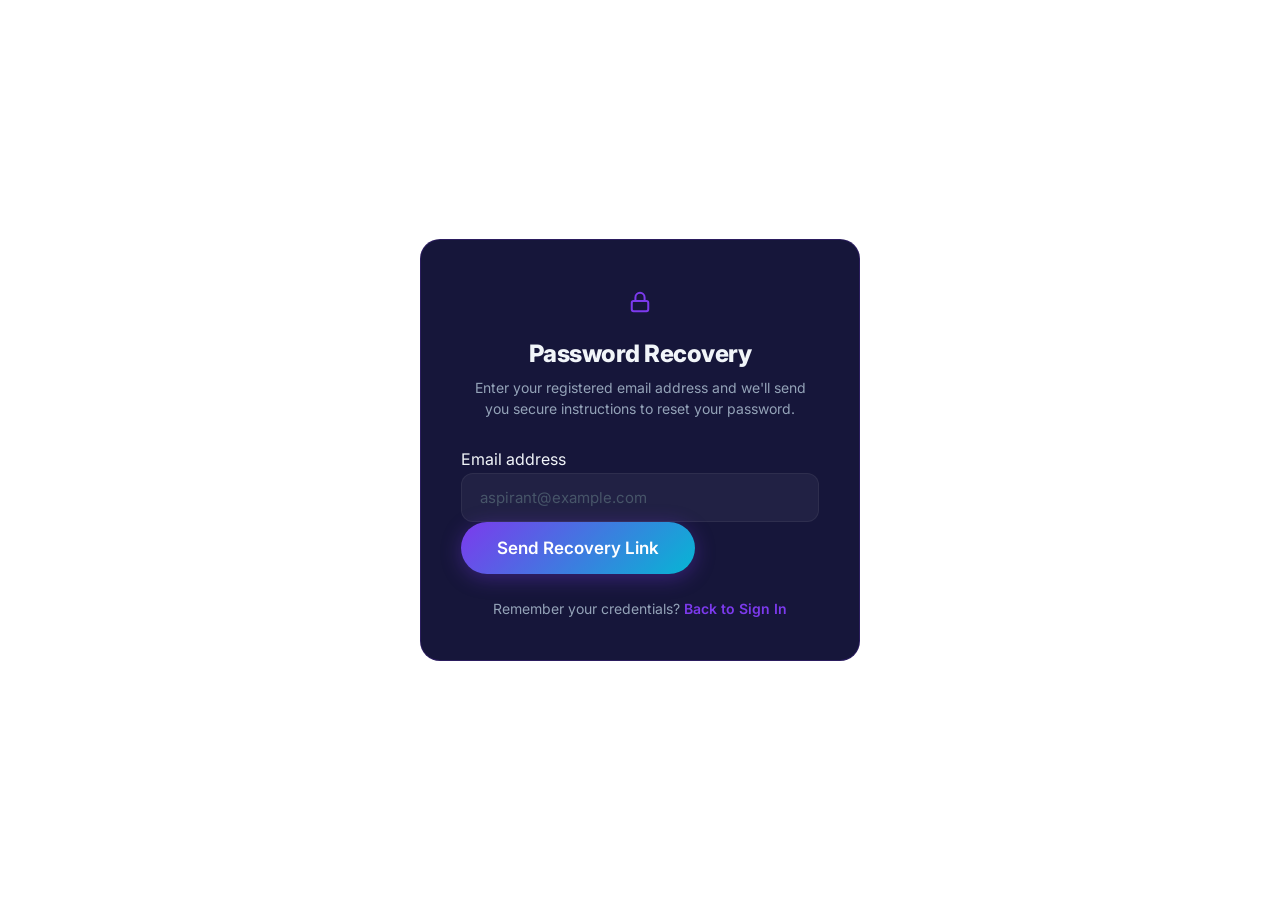
<file: frontend/forgot-password.html>
<!DOCTYPE html>
<html lang="en">
<head>
  <meta charset="UTF-8">
  <meta name="viewport" content="width=device-width, initial-scale=1.0">
  <title>Reset Password — ApplyMate AI</title>
  <meta name="description" content="Forgot your password? Enter your registered email address to receive password recovery instructions.">
  <link rel="stylesheet" href="/static/css/main.css">
  <style>
    body {
      min-height: 100vh;
      background-color: var(--bg-main);
      display: flex;
      flex-direction: column;
      align-items: center;
      justify-content: center;
      padding: 32px 20px;
    }

    .recovery-card {
      background: var(--bg-card);
      border: 1px solid var(--border);
      border-radius: var(--radius-lg);
      padding: 40px;
      width: 100%;
      max-width: 440px;
      box-shadow: var(--shadow-elevated);
    }

    .recovery-header {
      text-align: center;
      margin-bottom: 28px;
    }

    .brand-mark {
      margin: 0 auto 16px;
      width: 44px;
      height: 44px;
      background: var(--bg-secondary);
      border: 1px solid var(--primary-border);
      border-radius: var(--radius-sm);
      display: flex;
      align-items: center;
      justify-content: center;
      color: var(--primary);
    }

    .recovery-title {
      font-size: 1.5rem;
      font-weight: 800;
      margin-bottom: 8px;
    }

    .recovery-desc {
      font-size: 0.875rem;
      color: var(--text-secondary);
      line-height: 1.5;
    }

    .back-login {
      margin-top: 24px;
      text-align: center;
      font-size: 0.875rem;
      color: var(--text-secondary);
    }
    .back-login a {
      color: var(--primary);
      font-weight: 600;
    }
  </style>
</head>
<body>

<main class="recovery-card">
  <div class="recovery-header">
    <div class="brand-mark" aria-hidden="true">
      <svg width="22" height="22" viewBox="0 0 24 24" fill="none" stroke="currentColor" stroke-width="2.2">
        <rect x="3" y="11" width="18" height="11" rx="2" ry="2"></rect>
        <path d="M7 11V7a5 5 0 0 1 10 0v4"></path>
      </svg>
    </div>
    <h1 class="recovery-title">Password Recovery</h1>
    <p class="recovery-desc">Enter your registered email address and we'll send you secure instructions to reset your password.</p>
  </div>

  <div id="errorAlert" class="alert alert-danger" role="alert" style="display:none;" aria-live="assertive">
    <span id="errorMessage">Please check your email and try again.</span>
  </div>

  <div id="successAlert" class="alert alert-success" role="alert" style="display:none;" aria-live="polite">
    <span>If that email is registered, we have sent a reset link to your inbox. Please check your spam folder as well.</span>
  </div>

  <form id="forgotForm" novalidate onsubmit="handleForgot(event)">
    <div class="form-group">
      <label for="email" class="form-label">Email address</label>
      <input
        type="email"
        id="email"
        class="input"
        placeholder="aspirant@example.com"
        autocomplete="email"
        required
        aria-required="true"
      >
    </div>

    <button type="submit" id="submitBtn" class="btn btn-primary btn-full btn-lg">
      <span id="btnText">Send Recovery Link</span>
      <span id="btnSpinner" class="spinner" style="display:none;" aria-hidden="true"></span>
    </button>
  </form>

  <div class="back-login">
    Remember your credentials?
    <a href="/login">Back to Sign In</a>
  </div>
</main>

<script src="/static/js/config.js"></script>
<script src="/static/js/api.js"></script>
<script>
  async function handleForgot(e) {
    e.preventDefault();
    const email = document.getElementById('email').value.trim();
    const errorAlert = document.getElementById('errorAlert');
    const errorMessage = document.getElementById('errorMessage');
    const successAlert = document.getElementById('successAlert');
    const submitBtn = document.getElementById('submitBtn');
    const btnText = document.getElementById('btnText');
    const btnSpinner = document.getElementById('btnSpinner');

    errorAlert.style.display = 'none';
    successAlert.style.display = 'none';

    if (!email) {
      errorMessage.textContent = 'Please enter your email address.';
      errorAlert.style.display = 'flex';
      return;
    }

    submitBtn.disabled = true;
    btnText.style.display = 'none';
    btnSpinner.style.display = 'inline-block';

    try {
      await API.auth.forgotPassword(email);
      successAlert.style.display = 'flex';
      submitBtn.disabled = false;
      btnText.style.display = 'inline-block';
      btnSpinner.style.display = 'none';
    } catch (err) {
      // For security, still show confirmation or handle error cleanly
      successAlert.style.display = 'flex';
      submitBtn.disabled = false;
      btnText.style.display = 'inline-block';
      btnSpinner.style.display = 'none';
    }
  }
</script>
</body>
</html>
</file>
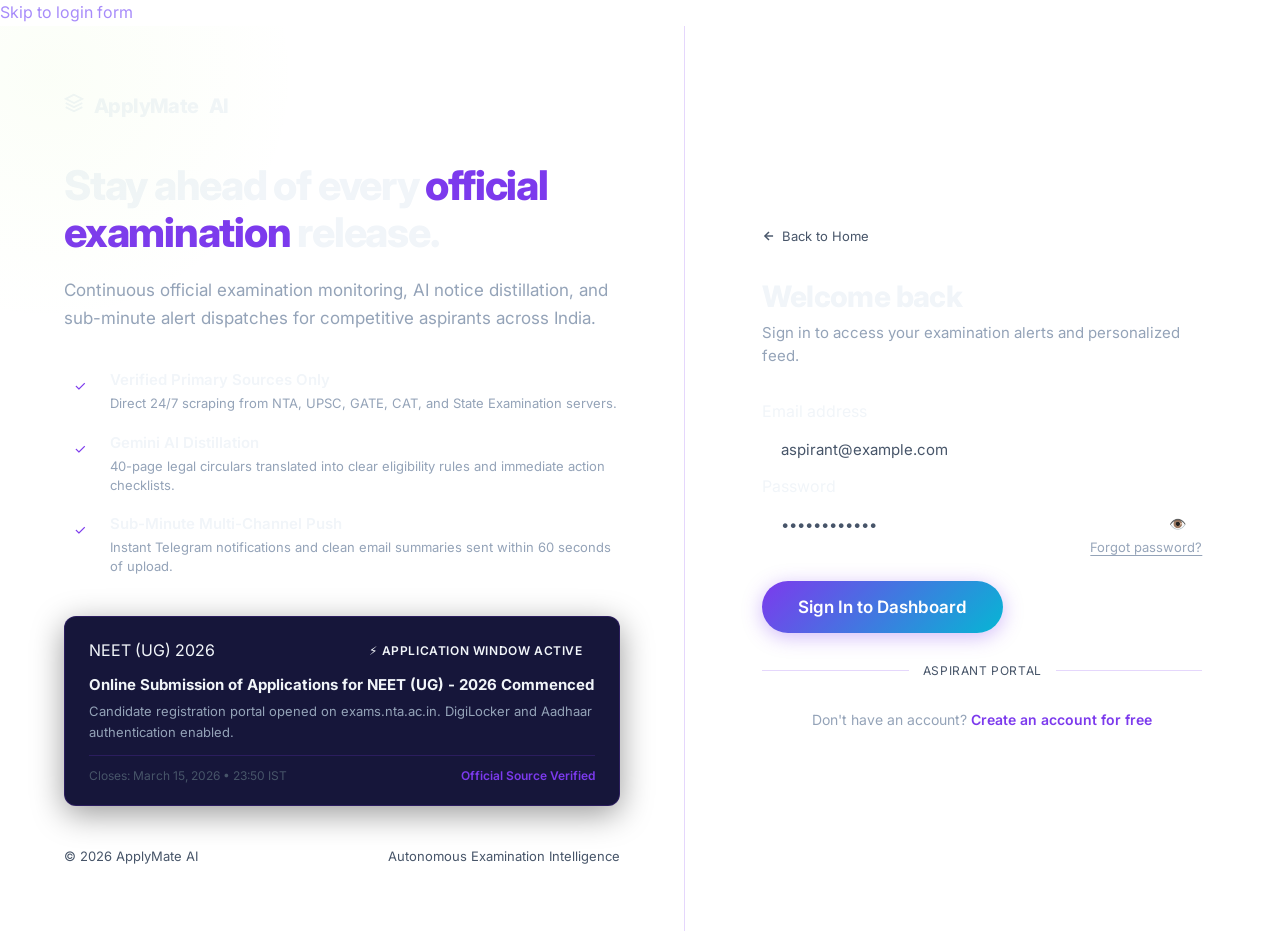
<file: frontend/login.html>
<!DOCTYPE html>
<html lang="en">

<head>
  <meta charset="UTF-8">
  <meta name="viewport" content="width=device-width, initial-scale=1.0">
  <title>Sign In — ApplyMate AI</title>
  <meta name="description"
    content="Sign in to your ApplyMate AI account to track examination notifications, manage subscriptions, and configure alerts.">
  <link rel="stylesheet" href="/static/css/main.css">
  <style>
    /* ── Fullscreen Split Auth Layout ── */
    body {
      min-height: 100vh;
      background-color: var(--bg-main);
      display: flex;
      flex-direction: column;
    }

    .auth-split-wrapper {
      display: grid;
      grid-template-columns: 1.15fr 1fr;
      min-height: 100vh;
      width: 100%;
    }

    /* Left Brand Panel */
    .auth-brand-panel {
      background-color: var(--bg-secondary);
      border-right: 1px solid var(--border);
      padding: 64px 64px;
      display: flex;
      flex-direction: column;
      justify-content: space-between;
      position: relative;
      overflow: hidden;
    }

    .auth-brand-panel::before {
      content: '';
      position: absolute;
      top: -200px;
      left: -200px;
      width: 500px;
      height: 500px;
      border-radius: 50%;
      background: radial-gradient(circle, rgba(182, 243, 107, 0.05) 0%, transparent 70%);
      pointer-events: none;
    }

    .brand-top {
      display: flex;
      align-items: center;
      gap: 12px;
    }

    .brand-content {
      max-width: 580px;
      margin: 40px 0;
    }

    .brand-headline {
      font-size: clamp(2rem, 3.2vw, 3rem);
      font-weight: 800;
      line-height: 1.15;
      letter-spacing: -0.03em;
      color: var(--text-primary);
      margin-bottom: 20px;
    }

    .brand-headline span {
      color: var(--primary);
    }

    .brand-subtext {
      font-size: 1.0625rem;
      line-height: 1.65;
      color: var(--text-secondary);
      margin-bottom: 36px;
    }

    /* 3 Feature Highlights */
    .brand-features {
      display: flex;
      flex-direction: column;
      gap: 18px;
      margin-bottom: 40px;
    }

    .brand-feature-item {
      display: flex;
      align-items: flex-start;
      gap: 14px;
    }

    .feature-icon-box {
      width: 32px;
      height: 32px;
      border-radius: var(--radius-xs);
      background: var(--bg-elevated);
      border: 1px solid var(--primary-border);
      color: var(--primary);
      display: flex;
      align-items: center;
      justify-content: center;
      font-size: 0.875rem;
      flex-shrink: 0;
      margin-top: 2px;
    }

    .feature-text-title {
      font-size: 0.9375rem;
      font-weight: 600;
      color: var(--text-primary);
      margin-bottom: 2px;
    }

    .feature-text-desc {
      font-size: 0.8125rem;
      color: var(--text-secondary);
      line-height: 1.45;
    }

    /* Elegant Notification Preview Card */
    .auth-preview-card {
      background: var(--bg-card);
      border: 1px solid var(--border);
      border-radius: var(--radius-md);
      padding: 20px 24px;
      box-shadow: var(--shadow-md);
      position: relative;
    }

    .preview-card-status {
      display: flex;
      align-items: center;
      justify-content: space-between;
      margin-bottom: 10px;
    }

    .preview-card-headline {
      font-size: 0.9375rem;
      font-weight: 700;
      color: var(--text-primary);
      margin-bottom: 6px;
      line-height: 1.4;
    }

    .preview-card-subline {
      font-size: 0.8125rem;
      color: var(--text-secondary);
      margin-bottom: 12px;
    }

    .preview-card-footer {
      display: flex;
      align-items: center;
      justify-content: space-between;
      border-top: 1px solid var(--border);
      padding-top: 10px;
      font-size: 0.75rem;
      color: var(--text-muted);
    }

    .brand-bottom {
      display: flex;
      align-items: center;
      justify-content: space-between;
      font-size: 0.8125rem;
      color: var(--text-muted);
    }

    /* Right Form Panel */
    .auth-form-panel {
      background-color: var(--bg-main);
      display: flex;
      flex-direction: column;
      justify-content: center;
      align-items: center;
      padding: 48px 36px;
    }

    .auth-form-container {
      width: 100%;
      max-width: 440px;
    }

    .back-home-link {
      display: inline-flex;
      align-items: center;
      gap: 6px;
      font-size: 0.8125rem;
      color: var(--text-muted);
      margin-bottom: 32px;
      transition: color var(--transition);
    }

    .back-home-link:hover {
      color: var(--primary);
    }

    .form-heading {
      font-size: 1.85rem;
      font-weight: 800;
      margin-bottom: 8px;
    }

    .form-subheading {
      font-size: 0.9375rem;
      color: var(--text-secondary);
      margin-bottom: 32px;
      line-height: 1.5;
    }

    .password-wrap {
      position: relative;
    }

    .password-toggle-btn {
      position: absolute;
      right: 12px;
      top: 50%;
      transform: translateY(-50%);
      background: none;
      border: none;
      color: var(--text-muted);
      cursor: pointer;
      padding: 4px;
      font-size: 0.875rem;
    }

    .password-toggle-btn:hover {
      color: var(--text-primary);
    }

    .forgot-link-wrap {
      display: flex;
      justify-content: flex-end;
      margin-top: -12px;
      margin-bottom: 24px;
    }

    .forgot-link {
      font-size: 0.8125rem;
      color: var(--text-secondary);
      text-decoration: underline;
      text-underline-offset: 3px;
    }

    .forgot-link:hover {
      color: var(--primary);
    }

    .auth-divider {
      display: flex;
      align-items: center;
      margin: 28px 0;
      color: var(--text-muted);
      font-size: 0.75rem;
      text-transform: uppercase;
      letter-spacing: 0.05em;
    }

    .auth-divider::before,
    .auth-divider::after {
      content: '';
      flex: 1;
      height: 1px;
      background: var(--border);
    }

    .auth-divider span {
      padding: 0 14px;
    }

    .switch-auth-text {
      text-align: center;
      font-size: 0.875rem;
      color: var(--text-secondary);
    }

    .switch-auth-text a {
      color: var(--primary);
      font-weight: 600;
    }

    /* ── Responsiveness ── */
    @media (max-width: 1024px) {
      .auth-split-wrapper {
        grid-template-columns: 1fr;
      }

      .auth-brand-panel {
        display: none;
      }

      .auth-form-panel {
        padding: 48px 24px;
      }
    }
  </style>
</head>

<body>

  <a href="#loginForm" class="skip-link">Skip to login form</a>

  <div class="auth-split-wrapper">

    <!-- ── Left Brand & Editorial Panel ── -->
    <aside class="auth-brand-panel" aria-label="ApplyMate Overview">
      <div class="brand-top">
        <a href="/" class="navbar-logo" aria-label="ApplyMate AI Home">
          <div class="logo-symbol" aria-hidden="true">
            <svg width="20" height="20" viewBox="0 0 24 24" fill="none" stroke="currentColor" stroke-width="2.2">
              <path d="M12 2L2 7l10 5 10-5-10-5z"></path>
              <path d="M2 17l10 5 10-5"></path>
              <path d="M2 12l10 5 10-5"></path>
            </svg>
          </div>
          ApplyMate <span class="text-accent">AI</span>
        </a>
      </div>

      <div class="brand-content">
        <h1 class="brand-headline">
          Stay ahead of every <span>official examination</span> release.
        </h1>
        <p class="brand-subtext">
          Continuous official examination monitoring, AI notice distillation, and sub-minute alert dispatches for
          competitive aspirants across India.
        </p>

        <div class="brand-features">
          <div class="brand-feature-item">
            <div class="feature-icon-box" aria-hidden="true">✓</div>
            <div>
              <div class="feature-text-title">Verified Primary Sources Only</div>
              <div class="feature-text-desc">Direct 24/7 scraping from NTA, UPSC, GATE, CAT, and State Examination
                servers.</div>
            </div>
          </div>

          <div class="brand-feature-item">
            <div class="feature-icon-box" aria-hidden="true">✓</div>
            <div>
              <div class="feature-text-title">Gemini AI Distillation</div>
              <div class="feature-text-desc">40-page legal circulars translated into clear eligibility rules and
                immediate action checklists.</div>
            </div>
          </div>

          <div class="brand-feature-item">
            <div class="feature-icon-box" aria-hidden="true">✓</div>
            <div>
              <div class="feature-text-title">Sub-Minute Multi-Channel Push</div>
              <div class="feature-text-desc">Instant Telegram notifications and clean email summaries sent within 60
                seconds of upload.</div>
            </div>
          </div>
        </div>

        <!-- Real Notification Card Mockup -->
        <div class="auth-preview-card" aria-label="Sample Notification">
          <div class="preview-card-status">
            <span class="cat-badge cat-neet">NEET (UG) 2026</span>
            <span class="badge badge-accent">⚡ Application Window Active</span>
          </div>
          <div class="preview-card-headline">Online Submission of Applications for NEET (UG) - 2026 Commenced</div>
          <div class="preview-card-subline">Candidate registration portal opened on exams.nta.ac.in. DigiLocker and
            Aadhaar authentication enabled.</div>
          <div class="preview-card-footer">
            <span>Closes: March 15, 2026 • 23:50 IST</span>
            <span style="color:var(--primary); font-weight:600;">Official Source Verified</span>
          </div>
        </div>
      </div>

      <div class="brand-bottom">
        <span>© 2026 ApplyMate AI</span>
        <span>Autonomous Examination Intelligence</span>
      </div>
    </aside>

    <!-- ── Right Authentication Panel ── -->
    <main class="auth-form-panel">
      <div class="auth-form-container">
        <a href="/" class="back-home-link" aria-label="Return to Homepage">
          <svg width="14" height="14" viewBox="0 0 24 24" fill="none" stroke="currentColor" stroke-width="2.5"
            aria-hidden="true">
            <line x1="19" y1="12" x2="5" y2="12"></line>
            <polyline points="12 19 5 12 12 5"></polyline>
          </svg>
          Back to Home
        </a>

        <h2 class="form-heading">Welcome back</h2>
        <p class="form-subheading">Sign in to access your examination alerts and personalized feed.</p>

        <div id="errorAlert" class="alert alert-danger" role="alert" style="display:none;" aria-live="assertive">
          <span aria-hidden="true">✕</span>
          <span id="errorMessage">Invalid email or password.</span>
        </div>

        <form id="loginForm" novalidate onsubmit="handleLogin(event)">
          <div class="form-group">
            <label for="email" class="form-label">Email address</label>
            <input type="email" id="email" name="email" class="input" placeholder="aspirant@example.com"
              autocomplete="email" required aria-required="true">
          </div>

          <div class="form-group">
            <label for="password" class="form-label">Password</label>
            <div class="password-wrap">
              <input type="password" id="password" name="password" class="input" placeholder="••••••••••••"
                autocomplete="current-password" required aria-required="true" style="padding-right:44px;">
              <button type="button" id="togglePassword" class="password-toggle-btn"
                aria-label="Toggle password visibility" onclick="togglePasswordVisibility()">
                👁️
              </button>
            </div>
          </div>

          <div class="forgot-link-wrap">
            <a href="/forgot-password" class="forgot-link">Forgot password?</a>
          </div>

          <button type="submit" id="submitBtn" class="btn btn-primary btn-full btn-lg">
            <span id="btnText">Sign In to Dashboard</span>
            <span id="btnSpinner" class="spinner" style="display:none;" aria-hidden="true"></span>
          </button>
        </form>

        <div class="auth-divider">
          <span>Aspirant Portal</span>
        </div>

        <div class="switch-auth-text">
          Don't have an account?
          <a href="/signup">Create an account for free</a>
        </div>
      </div>
    </main>

  </div>

  <script src="/static/js/config.js"></script>
  <script src="/static/js/api.js"></script>
  <script>
    // Redirect logged-in users away from login page
    requireGuest();

    function togglePasswordVisibility() {
      const pwdInput = document.getElementById('password');
      const toggleBtn = document.getElementById('togglePassword');
      if (pwdInput.type === 'password') {
        pwdInput.type = 'text';
        toggleBtn.setAttribute('aria-label', 'Hide password');
      } else {
        pwdInput.type = 'password';
        toggleBtn.setAttribute('aria-label', 'Show password');
      }
    }

    async function handleLogin(e) {
      e.preventDefault();
      const email = document.getElementById('email').value.trim();
      const password = document.getElementById('password').value;
      const errorAlert = document.getElementById('errorAlert');
      const errorMessage = document.getElementById('errorMessage');
      const submitBtn = document.getElementById('submitBtn');
      const btnText = document.getElementById('btnText');
      const btnSpinner = document.getElementById('btnSpinner');

      errorAlert.style.display = 'none';

      if (!email || !password) {
        errorMessage.textContent = 'Please provide both your email address and password.';
        errorAlert.style.display = 'flex';
        return;
      }

      submitBtn.disabled = true;
      btnText.style.display = 'none';
      btnSpinner.style.display = 'inline-block';

      try {
        const data = await API.auth.login({ email, password });
        Auth.setTokens(data);
        showToast('Signed in successfully. Redirecting...', 'success');
        setTimeout(() => {
          window.location.href = '/dashboard';
        }, 400);
      } catch (err) {
        errorMessage.textContent = err.message || 'Invalid email or password. Please try again.';
        errorAlert.style.display = 'flex';
        submitBtn.disabled = false;
        btnText.style.display = 'inline-block';
        btnSpinner.style.display = 'none';
      }
    }
  </script>
</body>

</html>
</file>
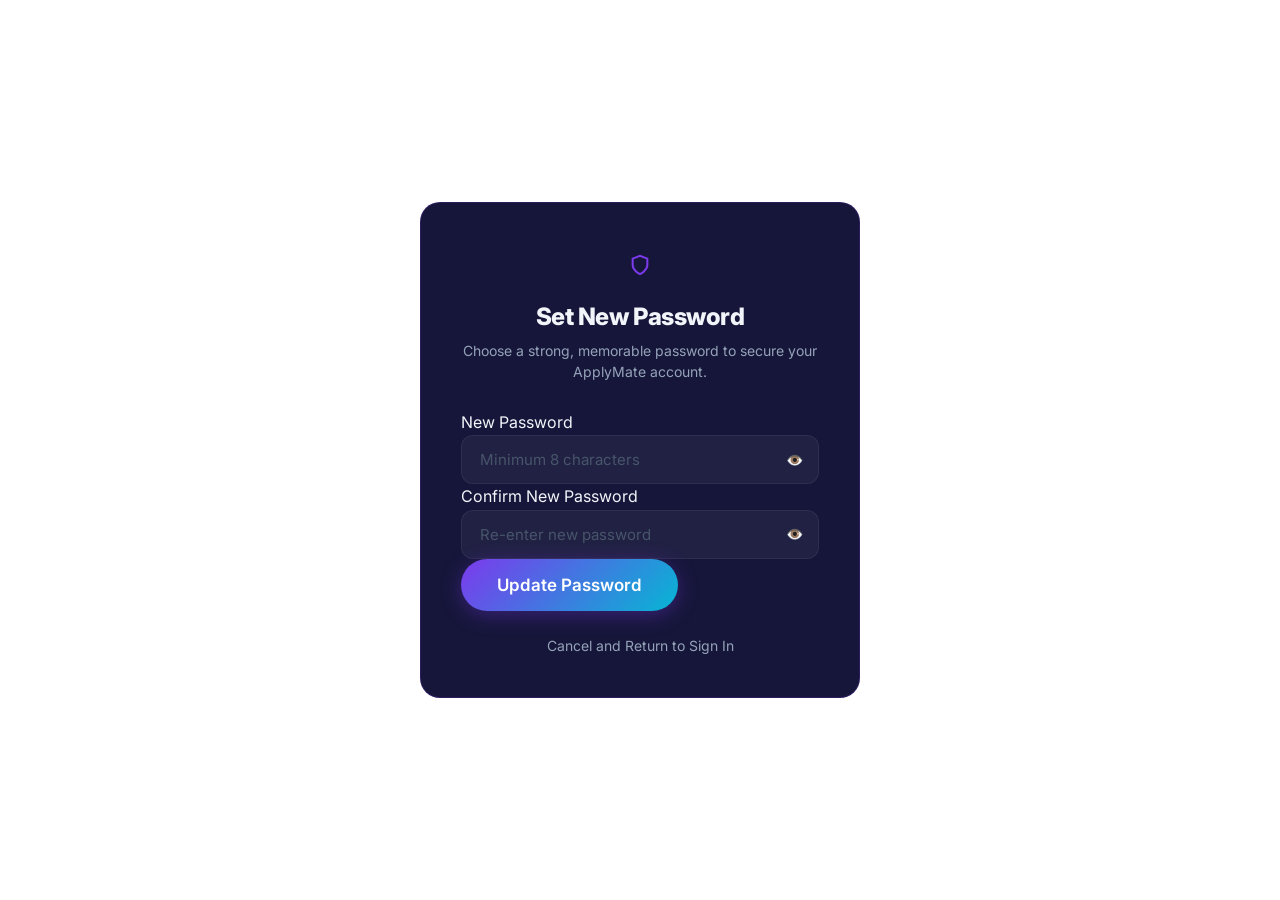
<file: frontend/reset-password.html>
<!DOCTYPE html>
<html lang="en">
<head>
  <meta charset="UTF-8">
  <meta name="viewport" content="width=device-width, initial-scale=1.0">
  <title>Set New Password — ApplyMate AI</title>
  <meta name="description" content="Set a new password for your ApplyMate AI account.">
  <link rel="stylesheet" href="/static/css/main.css">
  <style>
    body {
      min-height: 100vh;
      background-color: var(--bg-main);
      display: flex;
      flex-direction: column;
      align-items: center;
      justify-content: center;
      padding: 32px 20px;
    }

    .reset-card {
      background: var(--bg-card);
      border: 1px solid var(--border);
      border-radius: var(--radius-lg);
      padding: 40px;
      width: 100%;
      max-width: 440px;
      box-shadow: var(--shadow-elevated);
    }

    .reset-header {
      text-align: center;
      margin-bottom: 28px;
    }

    .brand-mark {
      margin: 0 auto 16px;
      width: 44px;
      height: 44px;
      background: var(--bg-secondary);
      border: 1px solid var(--primary-border);
      border-radius: var(--radius-sm);
      display: flex;
      align-items: center;
      justify-content: center;
      color: var(--primary);
    }

    .reset-title {
      font-size: 1.5rem;
      font-weight: 800;
      margin-bottom: 8px;
    }

    .reset-desc {
      font-size: 0.875rem;
      color: var(--text-secondary);
      line-height: 1.5;
    }

    .password-wrap {
      position: relative;
    }

    .password-toggle-btn {
      position: absolute;
      right: 12px;
      top: 50%;
      transform: translateY(-50%);
      background: none;
      border: none;
      color: var(--text-muted);
      cursor: pointer;
      padding: 4px;
      font-size: 0.875rem;
    }
  </style>
</head>
<body>

<main class="reset-card">
  <div class="reset-header">
    <div class="brand-mark" aria-hidden="true">
      <svg width="22" height="22" viewBox="0 0 24 24" fill="none" stroke="currentColor" stroke-width="2.2">
        <path d="M12 22s8-4 8-10V5l-8-3-8 3v7c0 6 8 10 8 10z"></path>
      </svg>
    </div>
    <h1 class="reset-title">Set New Password</h1>
    <p class="reset-desc">Choose a strong, memorable password to secure your ApplyMate account.</p>
  </div>

  <div id="errorAlert" class="alert alert-danger" role="alert" style="display:none;" aria-live="assertive">
    <span id="errorMessage">Please check your inputs and try again.</span>
  </div>

  <div id="successAlert" class="alert alert-success" role="alert" style="display:none;" aria-live="polite">
    <span>Password updated successfully! Redirecting to login...</span>
  </div>

  <form id="resetForm" novalidate onsubmit="handleReset(event)">
    <div class="form-group">
      <label for="newPassword" class="form-label">New Password</label>
      <div class="password-wrap">
        <input
          type="password"
          id="newPassword"
          class="input"
          placeholder="Minimum 8 characters"
          autocomplete="new-password"
          required
          aria-required="true"
          style="padding-right:44px;"
        >
        <button
          type="button"
          class="password-toggle-btn"
          aria-label="Toggle password visibility"
          onclick="toggleVisibility('newPassword')"
        >
          👁️
        </button>
      </div>
    </div>

    <div class="form-group">
      <label for="confirmPassword" class="form-label">Confirm New Password</label>
      <div class="password-wrap">
        <input
          type="password"
          id="confirmPassword"
          class="input"
          placeholder="Re-enter new password"
          autocomplete="new-password"
          required
          aria-required="true"
          style="padding-right:44px;"
        >
        <button
          type="button"
          class="password-toggle-btn"
          aria-label="Toggle confirm password visibility"
          onclick="toggleVisibility('confirmPassword')"
        >
          👁️
        </button>
      </div>
    </div>

    <button type="submit" id="submitBtn" class="btn btn-primary btn-full btn-lg">
      <span id="btnText">Update Password</span>
      <span id="btnSpinner" class="spinner" style="display:none;" aria-hidden="true"></span>
    </button>
  </form>

  <div style="margin-top:24px; text-align:center; font-size:0.875rem;">
    <a href="/login" style="color:var(--text-secondary);">Cancel and Return to Sign In</a>
  </div>
</main>

<script src="/static/js/config.js"></script>
<script src="/static/js/api.js"></script>
<script>
  function toggleVisibility(id) {
    const el = document.getElementById(id);
    el.type = el.type === 'password' ? 'text' : 'password';
  }

  async function handleReset(e) {
    e.preventDefault();
    const params = new URLSearchParams(window.location.search);
    const token = params.get('token');
    const pwd = document.getElementById('newPassword').value;
    const confirm = document.getElementById('confirmPassword').value;

    const errorAlert = document.getElementById('errorAlert');
    const errorMessage = document.getElementById('errorMessage');
    const successAlert = document.getElementById('successAlert');
    const submitBtn = document.getElementById('submitBtn');
    const btnText = document.getElementById('btnText');
    const btnSpinner = document.getElementById('btnSpinner');

    errorAlert.style.display = 'none';

    if (!token) {
      errorMessage.textContent = 'Invalid or missing password recovery token in URL.';
      errorAlert.style.display = 'flex';
      return;
    }

    if (!pwd || pwd.length < 8) {
      errorMessage.textContent = 'Password must be at least 8 characters long.';
      errorAlert.style.display = 'flex';
      return;
    }

    if (pwd !== confirm) {
      errorMessage.textContent = 'Passwords do not match.';
      errorAlert.style.display = 'flex';
      return;
    }

    submitBtn.disabled = true;
    btnText.style.display = 'none';
    btnSpinner.style.display = 'inline-block';

    try {
      await API.auth.resetPassword(token, pwd);
      successAlert.style.display = 'flex';
      setTimeout(() => {
        window.location.href = '/login';
      }, 1200);
    } catch (err) {
      errorMessage.textContent = err.message || 'Password reset link may have expired. Please request a new one.';
      errorAlert.style.display = 'flex';
      submitBtn.disabled = false;
      btnText.style.display = 'inline-block';
      btnSpinner.style.display = 'none';
    }
  }
</script>
</body>
</html>
</file>
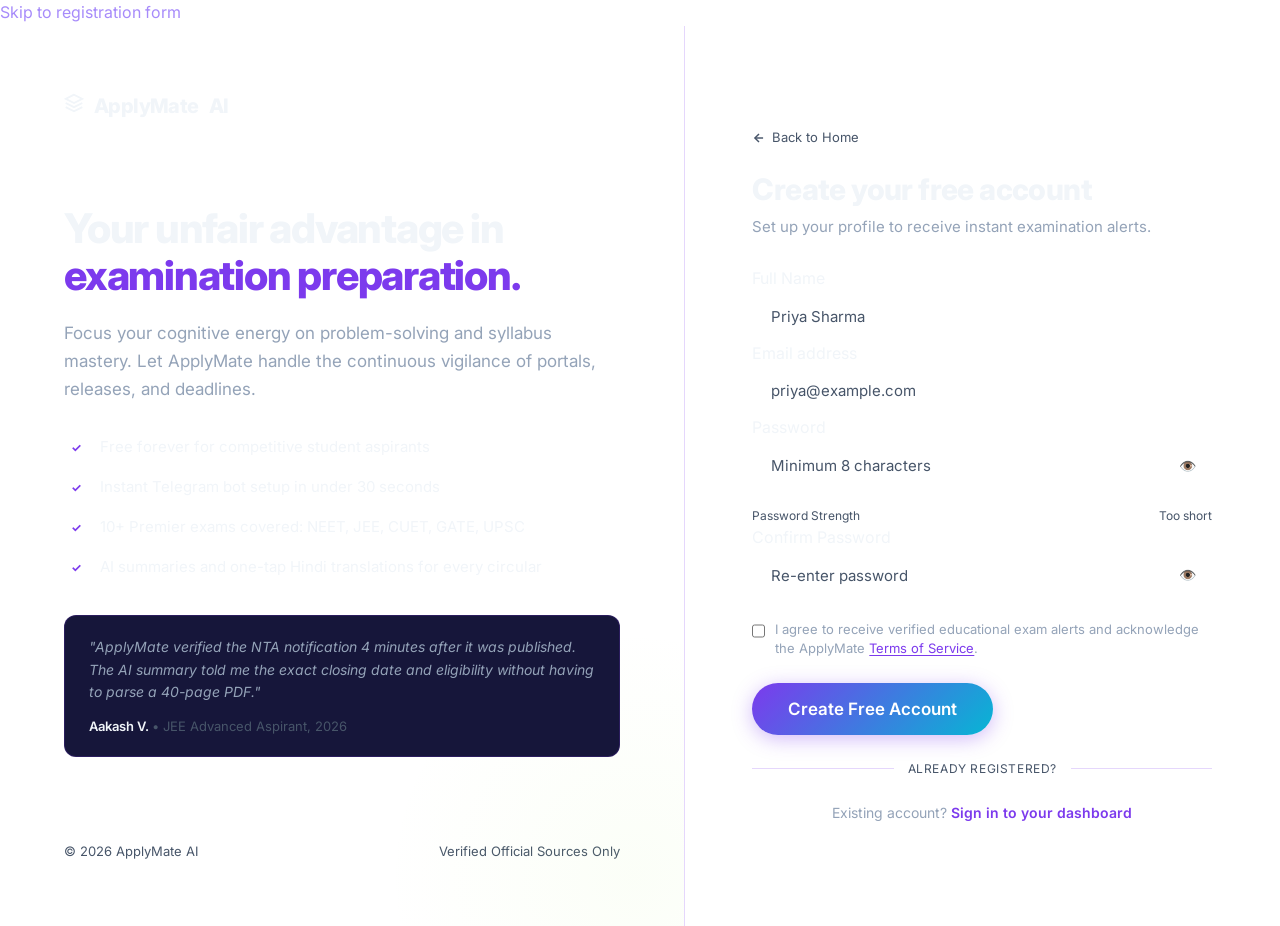
<file: frontend/signup.html>
<!DOCTYPE html>
<html lang="en">
<head>
  <meta charset="UTF-8">
  <meta name="viewport" content="width=device-width, initial-scale=1.0">
  <title>Create Free Account — ApplyMate AI</title>
  <meta name="description" content="Create your free ApplyMate AI account. Receive instant AI-summarized official notices for NEET, JEE, CUET, GATE, and UPSC.">
  <link rel="stylesheet" href="/static/css/main.css">
  <style>
    body {
      min-height: 100vh;
      background-color: var(--bg-main);
      display: flex;
      flex-direction: column;
    }

    .auth-split-wrapper {
      display: grid;
      grid-template-columns: 1.15fr 1fr;
      min-height: 100vh;
      width: 100%;
    }

    /* Left Brand Panel */
    .auth-brand-panel {
      background-color: var(--bg-secondary);
      border-right: 1px solid var(--border);
      padding: 64px 64px;
      display: flex;
      flex-direction: column;
      justify-content: space-between;
      position: relative;
      overflow: hidden;
    }

    .auth-brand-panel::before {
      content: '';
      position: absolute;
      bottom: -200px;
      right: -200px;
      width: 500px;
      height: 500px;
      border-radius: 50%;
      background: radial-gradient(circle, rgba(182, 243, 107, 0.05) 0%, transparent 70%);
      pointer-events: none;
    }

    .brand-top {
      display: flex;
      align-items: center;
      gap: 12px;
    }

    .brand-content {
      max-width: 580px;
      margin: 36px 0;
    }

    .brand-headline {
      font-size: clamp(2rem, 3.2vw, 3rem);
      font-weight: 800;
      line-height: 1.15;
      letter-spacing: -0.03em;
      color: var(--text-primary);
      margin-bottom: 20px;
    }

    .brand-headline span {
      color: var(--primary);
    }

    .brand-subtext {
      font-size: 1.0625rem;
      line-height: 1.65;
      color: var(--text-secondary);
      margin-bottom: 32px;
    }

    .brand-benefits-list {
      display: flex;
      flex-direction: column;
      gap: 16px;
      margin-bottom: 36px;
    }

    .benefit-item {
      display: flex;
      align-items: center;
      gap: 12px;
      font-size: 0.9375rem;
      color: var(--text-primary);
    }

    .benefit-check {
      width: 24px;
      height: 24px;
      border-radius: 50%;
      background: var(--primary-dim);
      border: 1px solid var(--primary-border);
      color: var(--primary);
      display: flex;
      align-items: center;
      justify-content: center;
      font-size: 0.75rem;
      font-weight: 700;
      flex-shrink: 0;
    }

    .quote-card {
      background: var(--bg-card);
      border: 1px solid var(--border);
      border-radius: var(--radius-md);
      padding: 20px 24px;
      position: relative;
    }

    .quote-text {
      font-size: 0.875rem;
      color: var(--text-secondary);
      line-height: 1.6;
      font-style: italic;
      margin-bottom: 12px;
    }

    .quote-author {
      font-size: 0.8125rem;
      font-weight: 600;
      color: var(--text-primary);
    }

    .quote-author span {
      font-weight: 400;
      color: var(--text-muted);
    }

    .brand-bottom {
      display: flex;
      align-items: center;
      justify-content: space-between;
      font-size: 0.8125rem;
      color: var(--text-muted);
    }

    /* Right Form Panel */
    .auth-form-panel {
      background-color: var(--bg-main);
      display: flex;
      flex-direction: column;
      justify-content: center;
      align-items: center;
      padding: 48px 36px;
      overflow-y: auto;
    }

    .auth-form-container {
      width: 100%;
      max-width: 460px;
    }

    .back-home-link {
      display: inline-flex;
      align-items: center;
      gap: 6px;
      font-size: 0.8125rem;
      color: var(--text-muted);
      margin-bottom: 24px;
      transition: color var(--transition);
    }
    .back-home-link:hover {
      color: var(--primary);
    }

    .form-heading {
      font-size: 1.85rem;
      font-weight: 800;
      margin-bottom: 8px;
    }

    .form-subheading {
      font-size: 0.9375rem;
      color: var(--text-secondary);
      margin-bottom: 28px;
      line-height: 1.5;
    }

    .password-wrap {
      position: relative;
    }

    .password-toggle-btn {
      position: absolute;
      right: 12px;
      top: 50%;
      transform: translateY(-50%);
      background: none;
      border: none;
      color: var(--text-muted);
      cursor: pointer;
      padding: 4px;
      font-size: 0.875rem;
    }
    .password-toggle-btn:hover {
      color: var(--text-primary);
    }

    /* Strength Meter */
    .strength-wrapper {
      margin-top: 8px;
    }

    .strength-bar-bg {
      height: 4px;
      background: var(--bg-elevated);
      border-radius: var(--radius-full);
      overflow: hidden;
      margin-bottom: 4px;
    }

    .strength-bar-fill {
      height: 100%;
      width: 0%;
      border-radius: var(--radius-full);
      transition: width 0.3s ease, background-color 0.3s ease;
    }

    .strength-label {
      font-size: 0.75rem;
      color: var(--text-muted);
      display: flex;
      justify-content: space-between;
    }

    .checkbox-wrap {
      display: flex;
      align-items: flex-start;
      gap: 10px;
      margin: 20px 0 24px;
      font-size: 0.8125rem;
      color: var(--text-secondary);
      line-height: 1.5;
    }

    .checkbox-wrap input[type="checkbox"] {
      margin-top: 3px;
      accent-color: var(--primary);
      width: 16px;
      height: 16px;
      cursor: pointer;
    }

    .checkbox-wrap a {
      color: var(--primary);
      text-decoration: underline;
      text-underline-offset: 2px;
    }

    .auth-divider {
      display: flex;
      align-items: center;
      margin: 24px 0;
      color: var(--text-muted);
      font-size: 0.75rem;
      text-transform: uppercase;
      letter-spacing: 0.05em;
    }
    .auth-divider::before, .auth-divider::after {
      content: '';
      flex: 1;
      height: 1px;
      background: var(--border);
    }
    .auth-divider span {
      padding: 0 14px;
    }

    .switch-auth-text {
      text-align: center;
      font-size: 0.875rem;
      color: var(--text-secondary);
    }
    .switch-auth-text a {
      color: var(--primary);
      font-weight: 600;
    }

    /* ── Responsiveness ── */
    @media (max-width: 1024px) {
      .auth-split-wrapper {
        grid-template-columns: 1fr;
      }
      .auth-brand-panel {
        display: none;
      }
      .auth-form-panel {
        padding: 48px 24px;
      }
    }
  </style>
</head>
<body>

<a href="#signupForm" class="skip-link">Skip to registration form</a>

<div class="auth-split-wrapper">

  <!-- ── Left Brand & Editorial Panel ── -->
  <aside class="auth-brand-panel" aria-label="ApplyMate Benefits">
    <div class="brand-top">
      <a href="/" class="navbar-logo" aria-label="ApplyMate AI Home">
        <div class="logo-symbol" aria-hidden="true">
          <svg width="20" height="20" viewBox="0 0 24 24" fill="none" stroke="currentColor" stroke-width="2.2">
            <path d="M12 2L2 7l10 5 10-5-10-5z"></path>
            <path d="M2 17l10 5 10-5"></path>
            <path d="M2 12l10 5 10-5"></path>
          </svg>
        </div>
        ApplyMate <span class="text-accent">AI</span>
      </a>
    </div>

    <div class="brand-content">
      <h1 class="brand-headline">
        Your unfair advantage in <span>examination preparation.</span>
      </h1>
      <p class="brand-subtext">
        Focus your cognitive energy on problem-solving and syllabus mastery. Let ApplyMate handle the continuous vigilance of portals, releases, and deadlines.
      </p>

      <div class="brand-benefits-list">
        <div class="benefit-item">
          <div class="benefit-check" aria-hidden="true">✓</div>
          <span>Free forever for competitive student aspirants</span>
        </div>
        <div class="benefit-item">
          <div class="benefit-check" aria-hidden="true">✓</div>
          <span>Instant Telegram bot setup in under 30 seconds</span>
        </div>
        <div class="benefit-item">
          <div class="benefit-check" aria-hidden="true">✓</div>
          <span>10+ Premier exams covered: NEET, JEE, CUET, GATE, UPSC</span>
        </div>
        <div class="benefit-item">
          <div class="benefit-check" aria-hidden="true">✓</div>
          <span>AI summaries and one-tap Hindi translations for every circular</span>
        </div>
      </div>

      <div class="quote-card">
        <p class="quote-text">
          "ApplyMate verified the NTA notification 4 minutes after it was published. The AI summary told me the exact closing date and eligibility without having to parse a 40-page PDF."
        </p>
        <div class="quote-author">
          Aakash V. <span>• JEE Advanced Aspirant, 2026</span>
        </div>
      </div>
    </div>

    <div class="brand-bottom">
      <span>© 2026 ApplyMate AI</span>
      <span>Verified Official Sources Only</span>
    </div>
  </aside>

  <!-- ── Right Registration Form Panel ── -->
  <main class="auth-form-panel">
    <div class="auth-form-container">
      <a href="/" class="back-home-link" aria-label="Return to Homepage">
        <svg width="14" height="14" viewBox="0 0 24 24" fill="none" stroke="currentColor" stroke-width="2.5" aria-hidden="true"><line x1="19" y1="12" x2="5" y2="12"></line><polyline points="12 19 5 12 12 5"></polyline></svg>
        Back to Home
      </a>

      <h2 class="form-heading">Create your free account</h2>
      <p class="form-subheading">Set up your profile to receive instant examination alerts.</p>

      <div id="errorAlert" class="alert alert-danger" role="alert" style="display:none;" aria-live="assertive">
        <span aria-hidden="true">✕</span>
        <span id="errorMessage">Please check your inputs and try again.</span>
      </div>

      <form id="signupForm" novalidate onsubmit="handleSignup(event)">
        <div class="form-group">
          <label for="fullName" class="form-label">Full Name</label>
          <input
            type="text"
            id="fullName"
            name="fullName"
            class="input"
            placeholder="Priya Sharma"
            autocomplete="name"
            required
            aria-required="true"
          >
        </div>

        <div class="form-group">
          <label for="email" class="form-label">Email address</label>
          <input
            type="email"
            id="email"
            name="email"
            class="input"
            placeholder="priya@example.com"
            autocomplete="email"
            required
            aria-required="true"
          >
        </div>

        <div class="form-group">
          <label for="password" class="form-label">Password</label>
          <div class="password-wrap">
            <input
              type="password"
              id="password"
              name="password"
              class="input"
              placeholder="Minimum 8 characters"
              autocomplete="new-password"
              required
              aria-required="true"
              style="padding-right:44px;"
              oninput="checkPasswordStrength()"
            >
            <button
              type="button"
              id="togglePassword"
              class="password-toggle-btn"
              aria-label="Toggle password visibility"
              onclick="togglePasswordVisibility('password', 'togglePassword')"
            >
              👁️
            </button>
          </div>

          <!-- Password Strength Meter -->
          <div class="strength-wrapper" aria-live="polite">
            <div class="strength-bar-bg">
              <div id="strengthFill" class="strength-bar-fill"></div>
            </div>
            <div class="strength-label">
              <span>Password Strength</span>
              <span id="strengthText">Too short</span>
            </div>
          </div>
        </div>

        <div class="form-group">
          <label for="confirmPassword" class="form-label">Confirm Password</label>
          <div class="password-wrap">
            <input
              type="password"
              id="confirmPassword"
              name="confirmPassword"
              class="input"
              placeholder="Re-enter password"
              autocomplete="new-password"
              required
              aria-required="true"
              style="padding-right:44px;"
            >
            <button
              type="button"
              id="toggleConfirmPassword"
              class="password-toggle-btn"
              aria-label="Toggle confirm password visibility"
              onclick="togglePasswordVisibility('confirmPassword', 'toggleConfirmPassword')"
            >
              👁️
            </button>
          </div>
        </div>

        <div class="checkbox-wrap">
          <input type="checkbox" id="agreeTerms" required aria-required="true">
          <label for="agreeTerms">
            I agree to receive verified educational exam alerts and acknowledge the ApplyMate <a href="/terms" onclick="event.preventDefault(); alert('Terms: ApplyMate AI is an independent notification platform aggregating official public circulars.');">Terms of Service</a>.
          </label>
        </div>

        <button type="submit" id="submitBtn" class="btn btn-primary btn-full btn-lg">
          <span id="btnText">Create Free Account</span>
          <span id="btnSpinner" class="spinner" style="display:none;" aria-hidden="true"></span>
        </button>
      </form>

      <div class="auth-divider">
        <span>Already Registered?</span>
      </div>

      <div class="switch-auth-text">
        Existing account?
        <a href="/login">Sign in to your dashboard</a>
      </div>
    </div>
  </main>

</div>

<script src="/static/js/config.js"></script>
<script src="/static/js/api.js"></script>
<script>
  // Redirect logged-in users away from signup page
  requireGuest();

  function togglePasswordVisibility(inputId, btnId) {
    const pwdInput = document.getElementById(inputId);
    const toggleBtn = document.getElementById(btnId);
    if (pwdInput.type === 'password') {
      pwdInput.type = 'text';
      toggleBtn.setAttribute('aria-label', 'Hide password');
    } else {
      pwdInput.type = 'password';
      toggleBtn.setAttribute('aria-label', 'Show password');
    }
  }

  function checkPasswordStrength() {
    const val = document.getElementById('password').value;
    const fill = document.getElementById('strengthFill');
    const text = document.getElementById('strengthText');

    let score = 0;
    if (val.length >= 8) score++;
    if (/[A-Z]/.test(val)) score++;
    if (/[0-9]/.test(val)) score++;
    if (/[^A-Za-z0-9]/.test(val)) score++;

    if (val.length === 0) {
      fill.style.width = '0%';
      text.textContent = 'Too short';
      text.style.color = 'var(--text-muted)';
    } else if (score <= 1) {
      fill.style.width = '25%';
      fill.style.backgroundColor = '#EF4444';
      text.textContent = 'Weak (add numbers/symbols)';
      text.style.color = '#EF4444';
    } else if (score === 2) {
      fill.style.width = '50%';
      fill.style.backgroundColor = '#F59E0B';
      text.textContent = 'Fair';
      text.style.color = '#F59E0B';
    } else if (score === 3) {
      fill.style.width = '75%';
      fill.style.backgroundColor = '#38BDF8';
      text.textContent = 'Good';
      text.style.color = '#38BDF8';
    } else {
      fill.style.width = '100%';
      fill.style.backgroundColor = '#B6F36B';
      text.textContent = 'Strong';
      text.style.color = '#B6F36B';
    }
  }

  async function handleSignup(e) {
    e.preventDefault();
    const fullName = document.getElementById('fullName').value.trim();
    const email = document.getElementById('email').value.trim();
    const password = document.getElementById('password').value;
    const confirmPassword = document.getElementById('confirmPassword').value;
    const agreeTerms = document.getElementById('agreeTerms').checked;

    const errorAlert = document.getElementById('errorAlert');
    const errorMessage = document.getElementById('errorMessage');
    const submitBtn = document.getElementById('submitBtn');
    const btnText = document.getElementById('btnText');
    const btnSpinner = document.getElementById('btnSpinner');

    errorAlert.style.display = 'none';

    if (!fullName || !email || !password || !confirmPassword) {
      errorMessage.textContent = 'Please fill out all required fields.';
      errorAlert.style.display = 'flex';
      return;
    }

    if (password.length < 8) {
      errorMessage.textContent = 'Password must be at least 8 characters long.';
      errorAlert.style.display = 'flex';
      return;
    }

    if (password !== confirmPassword) {
      errorMessage.textContent = 'Passwords do not match. Please verify.';
      errorAlert.style.display = 'flex';
      return;
    }

    if (!agreeTerms) {
      errorMessage.textContent = 'Please agree to the notification terms to proceed.';
      errorAlert.style.display = 'flex';
      return;
    }

    submitBtn.disabled = true;
    btnText.style.display = 'none';
    btnSpinner.style.display = 'inline-block';

    try {
      const data = await API.auth.signup({
        full_name: fullName,
        email: email,
        password: password,
      });

      Auth.setTokens(data);
      showToast('Account created successfully! Preparing dashboard...', 'success');
      setTimeout(() => {
        window.location.href = '/dashboard';
      }, 500);
    } catch (err) {
      errorMessage.textContent = err.message || 'Registration failed. Email may already be registered.';
      errorAlert.style.display = 'flex';
      submitBtn.disabled = false;
      btnText.style.display = 'inline-block';
      btnSpinner.style.display = 'none';
    }
  }
</script>
</body>
</html>
</file>
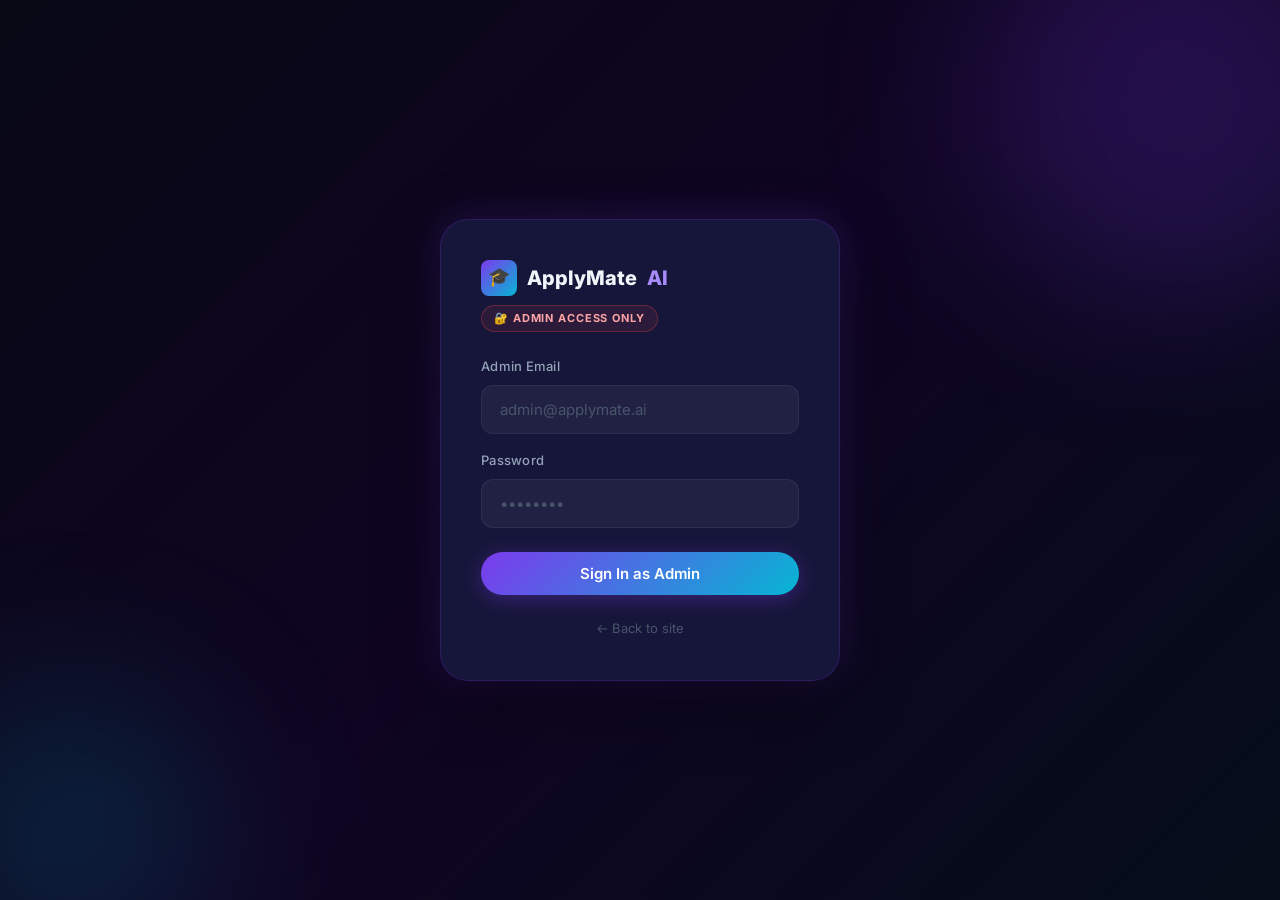
<file: templates/admin.html>
<!DOCTYPE html>
<html lang="en">
<head>
  <meta charset="UTF-8">
  <meta name="viewport" content="width=device-width, initial-scale=1.0">
  <meta name="description" content="ApplyMate AI Admin Panel – Manage users, notices, and system settings.">
  <title>Admin Panel – ApplyMate AI</title>
  <link rel="stylesheet" href="/static/css/main.css">
  <style>
    /* ── Admin Layout ─────────────────────────────────── */
    body { overflow-x: hidden; }

    /* ── Login Screen ────────────────────────────────── */
    #loginScreen {
      min-height: 100vh;
      display: flex;
      align-items: center;
      justify-content: center;
      background: var(--bg-base);
      position: relative;
      overflow: hidden;
    }

    #loginScreen::before {
      content: '';
      position: fixed;
      inset: 0;
      background: var(--grad-hero);
    }

    .login-orb {
      position: fixed;
      border-radius: 50%;
      filter: blur(80px);
      pointer-events: none;
      animation: float 8s ease-in-out infinite;
    }

    .login-card {
      position: relative;
      z-index: 1;
      background: var(--bg-card);
      border: 1px solid var(--border);
      border-radius: var(--radius-xl);
      padding: 40px;
      width: 100%;
      max-width: 400px;
      box-shadow: var(--shadow-lg), var(--shadow-glow);
    }

    .login-logo {
      display: flex;
      align-items: center;
      gap: 10px;
      font-size: 20px;
      font-weight: 800;
      margin-bottom: 8px;
    }

    .login-logo .logo-icon {
      width: 36px;
      height: 36px;
      background: var(--grad-primary);
      border-radius: var(--radius-sm);
      display: flex;
      align-items: center;
      justify-content: center;
      font-size: 18px;
    }

    .admin-badge {
      display: inline-flex;
      align-items: center;
      gap: 6px;
      background: rgba(239, 68, 68, 0.1);
      border: 1px solid rgba(239, 68, 68, 0.3);
      border-radius: var(--radius-full);
      padding: 4px 12px;
      font-size: 11px;
      font-weight: 700;
      color: #fca5a5;
      text-transform: uppercase;
      letter-spacing: 0.08em;
      margin-bottom: 24px;
    }

    /* ── Admin Dashboard ─────────────────────────────── */
    #adminDash { display: none; }

    .admin-layout {
      display: flex;
      min-height: 100vh;
    }

    /* Sidebar */
    .admin-sidebar {
      width: 240px;
      min-height: 100vh;
      background: var(--bg-surface);
      border-right: 1px solid var(--border-light);
      display: flex;
      flex-direction: column;
      position: fixed;
      left: 0; top: 0; bottom: 0;
      z-index: 50;
    }

    .admin-sidebar-header {
      padding: 20px;
      border-bottom: 1px solid var(--border-light);
    }

    .admin-sidebar-logo {
      display: flex;
      align-items: center;
      gap: 8px;
      font-size: 16px;
      font-weight: 800;
      color: var(--text-primary);
    }

    .admin-sidebar-nav {
      flex: 1;
      padding: 12px;
      display: flex;
      flex-direction: column;
      gap: 3px;
      overflow-y: auto;
    }

    .admin-nav-label {
      font-size: 10px;
      font-weight: 700;
      text-transform: uppercase;
      letter-spacing: 0.1em;
      color: var(--text-muted);
      padding: 8px 8px 4px;
      margin-top: 6px;
    }

    .admin-nav-item {
      display: flex;
      align-items: center;
      gap: 10px;
      padding: 10px 12px;
      border-radius: var(--radius-md);
      font-size: 13px;
      font-weight: 500;
      color: var(--text-secondary);
      cursor: pointer;
      transition: all var(--transition);
      border: none;
      background: none;
      width: 100%;
      text-align: left;
      font-family: 'Inter', sans-serif;
    }

    .admin-nav-item:hover { background: rgba(124,58,237,0.08); color: var(--text-primary); }
    .admin-nav-item.active { background: rgba(124,58,237,0.15); color: var(--primary-light); border: 1px solid rgba(124,58,237,0.2); }
    .admin-nav-item .nav-icon { font-size: 15px; }

    .admin-sidebar-footer {
      padding: 12px;
      border-top: 1px solid var(--border-light);
    }

    /* Main */
    .admin-main {
      flex: 1;
      margin-left: 240px;
      min-height: 100vh;
    }

    .admin-topbar {
      background: rgba(8,8,21,0.9);
      backdrop-filter: blur(20px);
      border-bottom: 1px solid var(--border-light);
      padding: 14px 28px;
      display: flex;
      align-items: center;
      justify-content: space-between;
      position: sticky;
      top: 0;
      z-index: 40;
    }

    .admin-topbar-title { font-size: 17px; font-weight: 700; }
    .admin-topbar-sub { font-size: 12px; color: var(--text-muted); margin-top: 1px; }

    .tab-panel { display: none; padding: 24px; }
    .tab-panel.active { display: block; }

    /* ── Stat Cards ───────────────────────────────────── */
    .stats-grid {
      display: grid;
      grid-template-columns: repeat(auto-fit, minmax(170px, 1fr));
      gap: 16px;
      margin-bottom: 28px;
    }

    .stat-card {
      background: var(--bg-card);
      border: 1px solid var(--border-light);
      border-radius: var(--radius-lg);
      padding: 20px;
      position: relative;
      overflow: hidden;
      transition: all var(--transition);
    }

    .stat-card::before {
      content: '';
      position: absolute;
      top: 0; left: 0; right: 0;
      height: 2px;
      background: var(--grad-primary);
    }

    .stat-card:hover { border-color: var(--border); transform: translateY(-2px); }

    .stat-icon { font-size: 22px; margin-bottom: 12px; }
    .stat-value {
      font-size: 30px;
      font-weight: 800;
      background: var(--grad-primary);
      -webkit-background-clip: text;
      -webkit-text-fill-color: transparent;
      background-clip: text;
      line-height: 1;
      margin-bottom: 4px;
    }
    .stat-label { font-size: 12px; color: var(--text-muted); font-weight: 500; }

    /* ── Table ────────────────────────────────────────── */
    .table-card {
      background: var(--bg-card);
      border: 1px solid var(--border-light);
      border-radius: var(--radius-lg);
      overflow: hidden;
    }

    .table-header {
      padding: 16px 20px;
      border-bottom: 1px solid var(--border-light);
      display: flex;
      align-items: center;
      justify-content: space-between;
      gap: 12px;
      flex-wrap: wrap;
    }

    .table-title { font-size: 15px; font-weight: 700; }

    .table-actions { display: flex; align-items: center; gap: 10px; flex-wrap: wrap; }

    .search-input {
      display: flex;
      align-items: center;
      gap: 8px;
      background: var(--bg-surface);
      border: 1px solid var(--border-light);
      border-radius: var(--radius-full);
      padding: 7px 14px;
      transition: all var(--transition);
    }

    .search-input:focus-within {
      border-color: var(--primary);
      box-shadow: 0 0 0 3px rgba(124,58,237,0.15);
    }

    .search-input input {
      background: none;
      border: none;
      outline: none;
      color: var(--text-primary);
      font-family: 'Inter', sans-serif;
      font-size: 13px;
      width: 180px;
    }

    .search-input input::placeholder { color: var(--text-muted); }

    .data-table {
      width: 100%;
      border-collapse: collapse;
    }

    .data-table th {
      padding: 12px 16px;
      font-size: 11px;
      font-weight: 700;
      text-transform: uppercase;
      letter-spacing: 0.06em;
      color: var(--text-muted);
      text-align: left;
      background: var(--bg-surface);
      border-bottom: 1px solid var(--border-light);
      white-space: nowrap;
    }

    .data-table td {
      padding: 12px 16px;
      font-size: 13px;
      color: var(--text-secondary);
      border-bottom: 1px solid rgba(255,255,255,0.03);
      vertical-align: middle;
    }

    .data-table tr:last-child td { border-bottom: none; }

    .data-table tr:hover td { background: rgba(255,255,255,0.02); }

    .data-table td strong { color: var(--text-primary); font-weight: 600; }

    .status-pill {
      display: inline-flex;
      align-items: center;
      gap: 5px;
      padding: 3px 10px;
      border-radius: var(--radius-full);
      font-size: 11px;
      font-weight: 600;
    }

    .status-pill.active   { background: rgba(16,185,129,0.1); color: #6ee7b7; }
    .status-pill.inactive { background: rgba(239,68,68,0.1);  color: #fca5a5; }
    .status-pill.yes      { background: rgba(6,182,212,0.1);  color: #67e8f9; }
    .status-pill.no       { background: rgba(107,114,128,0.1); color: #9ca3af; }

    .action-btn {
      padding: 5px 12px;
      border-radius: var(--radius-sm);
      border: 1px solid var(--border-light);
      background: none;
      color: var(--text-muted);
      font-size: 12px;
      font-weight: 600;
      cursor: pointer;
      transition: all var(--transition);
      font-family: 'Inter', sans-serif;
    }

    .action-btn:hover { border-color: #ef4444; color: #ef4444; background: rgba(239,68,68,0.08); }
    .action-btn.primary { border-color: var(--primary); color: var(--primary-light); }
    .action-btn.primary:hover { background: rgba(124,58,237,0.12); }

    /* ── Pagination ─────────────────────────────────── */
    .table-footer {
      padding: 14px 20px;
      border-top: 1px solid var(--border-light);
      display: flex;
      align-items: center;
      justify-content: space-between;
      font-size: 12px;
      color: var(--text-muted);
    }

    .pagination { display: flex; gap: 6px; }

    .page-btn {
      width: 32px;
      height: 32px;
      border-radius: var(--radius-sm);
      border: 1px solid var(--border-light);
      background: var(--bg-card);
      color: var(--text-secondary);
      font-size: 12px;
      font-weight: 600;
      cursor: pointer;
      display: flex;
      align-items: center;
      justify-content: center;
      transition: all var(--transition);
      font-family: 'Inter', sans-serif;
    }

    .page-btn:hover { border-color: var(--primary); color: var(--primary-light); }
    .page-btn.active { background: rgba(124,58,237,0.2); border-color: var(--primary); color: var(--primary-light); }
    .page-btn:disabled { opacity: 0.4; cursor: not-allowed; }

    /* ── Log Level Colors ───────────────────────────── */
    .log-info    { color: #93c5fd; }
    .log-warning { color: #fcd34d; }
    .log-error   { color: #fca5a5; }
    .log-debug   { color: #9ca3af; }

    /* ── Notice Status ──────────────────────────────── */
    .processed-yes { color: #6ee7b7; }
    .processed-no  { color: var(--text-muted); }

    /* ── Scrape Banner ──────────────────────────────── */
    .scrape-banner {
      background: linear-gradient(135deg, rgba(124,58,237,0.15), rgba(6,182,212,0.1));
      border: 1px solid rgba(124,58,237,0.25);
      border-radius: var(--radius-lg);
      padding: 20px 24px;
      display: flex;
      align-items: center;
      justify-content: space-between;
      gap: 16px;
      margin-bottom: 24px;
      flex-wrap: wrap;
    }

    .scrape-banner-text h4 { font-size: 15px; font-weight: 700; margin-bottom: 4px; }
    .scrape-banner-text p { font-size: 13px; color: var(--text-muted); }

    /* ── Loading Spinner ───────────────────────────── */
    .spinner {
      width: 18px;
      height: 18px;
      border: 2px solid rgba(255,255,255,0.3);
      border-top-color: white;
      border-radius: 50%;
      animation: spin 0.6s linear infinite;
      display: inline-block;
    }

    @keyframes spin { to { transform: rotate(360deg); } }

    /* ── Empty State ────────────────────────────────── */
    .empty-row td {
      text-align: center;
      padding: 40px;
      color: var(--text-muted);
      font-size: 14px;
    }

    /* ── Responsive ─────────────────────────────────── */
    @media (max-width: 768px) {
      .admin-sidebar { display: none; }
      .admin-main { margin-left: 0; }
      .stats-grid { grid-template-columns: 1fr 1fr; }
      .data-table { font-size: 12px; }
      .data-table th, .data-table td { padding: 8px 10px; }
    }
  </style>
</head>
<body>

<!-- ══════════════════════════════════════════════════ -->
<!--  LOGIN SCREEN                                      -->
<!-- ══════════════════════════════════════════════════ -->
<div id="loginScreen">
  <div class="login-orb" style="width:400px;height:400px;background:rgba(124,58,237,0.2);top:-100px;right:-100px;animation-delay:0s;"></div>
  <div class="login-orb" style="width:300px;height:300px;background:rgba(6,182,212,0.15);bottom:-80px;left:-80px;animation-delay:-4s;"></div>

  <div class="login-card">
    <div class="login-logo">
      <div class="logo-icon">🎓</div>
      ApplyMate <span style="color:var(--primary-light)">AI</span>
    </div>
    <div class="admin-badge">🔐 Admin Access Only</div>

    <div class="form-group" style="margin-bottom:16px;">
      <label class="input-label">Admin Email</label>
      <input class="input" type="email" id="adminEmail" placeholder="admin@applymate.ai" autocomplete="username">
    </div>
    <div class="form-group" style="margin-bottom:24px;">
      <label class="input-label">Password</label>
      <input class="input" type="password" id="adminPassword" placeholder="••••••••" autocomplete="current-password"
        onkeydown="if(event.key==='Enter') adminLogin()">
    </div>
    <button class="btn btn-primary" style="width:100%;" id="loginBtn" onclick="adminLogin()">
      Sign In as Admin
    </button>
    <div id="loginError" style="margin-top:14px;font-size:13px;color:#fca5a5;text-align:center;display:none;"></div>
    <div style="margin-top:20px;text-align:center;">
      <a href="/" style="font-size:13px;color:var(--text-muted);">← Back to site</a>
    </div>
  </div>
</div>

<!-- ══════════════════════════════════════════════════ -->
<!--  ADMIN DASHBOARD                                   -->
<!-- ══════════════════════════════════════════════════ -->
<div id="adminDash">
  <div class="admin-layout">

    <!-- Sidebar -->
    <aside class="admin-sidebar">
      <div class="admin-sidebar-header">
        <div class="admin-sidebar-logo">
          <div class="logo-icon" style="width:28px;height:28px;font-size:14px;background:var(--grad-primary);border-radius:6px;display:flex;align-items:center;justify-content:center;">🎓</div>
          Admin Panel
        </div>
        <div style="font-size:11px;color:var(--text-muted);margin-top:4px;">ApplyMate AI</div>
      </div>

      <nav class="admin-sidebar-nav">
        <span class="admin-nav-label">Dashboard</span>
        <button class="admin-nav-item active" id="anav-overview" onclick="switchAdminTab('overview')">
          <span class="nav-icon">📊</span> Overview
        </button>

        <span class="admin-nav-label">Management</span>
        <button class="admin-nav-item" id="anav-users" onclick="switchAdminTab('users')">
          <span class="nav-icon">👥</span> Users
        </button>
        <button class="admin-nav-item" id="anav-notices" onclick="switchAdminTab('notices')">
          <span class="nav-icon">📰</span> Notices
        </button>

        <span class="admin-nav-label">System</span>
        <button class="admin-nav-item" id="anav-logs" onclick="switchAdminTab('logs')">
          <span class="nav-icon">📋</span> System Logs
        </button>
      </nav>

      <div class="admin-sidebar-footer">
        <button class="admin-nav-item" onclick="adminLogout()" style="color:#ef4444;">
          <span class="nav-icon">🚪</span> Sign Out
        </button>
      </div>
    </aside>

    <!-- Main -->
    <main class="admin-main">
      <div class="admin-topbar">
        <div>
          <div class="admin-topbar-title" id="adminTopbarTitle">Overview</div>
          <div class="admin-topbar-sub" id="adminTopbarSub">System stats and quick actions</div>
        </div>
        <div style="display:flex;gap:10px;align-items:center;">
          <span id="adminUserBadge" style="font-size:12px;color:var(--text-muted);"></span>
          <button class="btn btn-ghost btn-sm" onclick="refreshAdmin()">🔄 Refresh</button>
        </div>
      </div>

      <!-- ── OVERVIEW ──────────────────────────────── -->
      <div class="tab-panel active" id="apanel-overview">

        <div class="scrape-banner">
          <div class="scrape-banner-text">
            <h4>🔄 Manual Scrape Pipeline</h4>
            <p>Trigger the NTA scraper manually. Results appear in Notices after processing.</p>
          </div>
          <button class="btn btn-primary btn-sm" id="scrapeBtn" onclick="triggerScrape()">
            ▶ Run Scrape Now
          </button>
        </div>

        <div class="stats-grid" id="statsGrid">
          <div class="stat-card">
            <div class="stat-icon">👥</div>
            <div class="stat-value" id="st-total-users">—</div>
            <div class="stat-label">Total Users</div>
          </div>
          <div class="stat-card">
            <div class="stat-icon">✅</div>
            <div class="stat-value" id="st-active-users">—</div>
            <div class="stat-label">Active Users</div>
          </div>
          <div class="stat-card">
            <div class="stat-icon">📰</div>
            <div class="stat-value" id="st-total-notices">—</div>
            <div class="stat-label">Total Notices</div>
          </div>
          <div class="stat-card">
            <div class="stat-icon">🤖</div>
            <div class="stat-value" id="st-processed">—</div>
            <div class="stat-label">AI Processed</div>
          </div>
          <div class="stat-card">
            <div class="stat-icon">🔔</div>
            <div class="stat-value" id="st-notifs">—</div>
            <div class="stat-label">Notifications Sent</div>
          </div>
          <div class="stat-card">
            <div class="stat-icon">✈️</div>
            <div class="stat-value" id="st-telegram">—</div>
            <div class="stat-label">Telegram Connected</div>
          </div>
        </div>

        <!-- Quick links -->
        <div style="display:grid;grid-template-columns:1fr 1fr;gap:16px;margin-top:8px;">
          <div class="table-card" style="padding:20px;">
            <h4 style="font-size:14px;font-weight:700;margin-bottom:12px;">⚡ Quick Actions</h4>
            <div style="display:flex;flex-direction:column;gap:10px;">
              <button class="btn btn-ghost btn-sm" style="justify-content:flex-start;" onclick="switchAdminTab('users')">
                👥 Manage Users →
              </button>
              <button class="btn btn-ghost btn-sm" style="justify-content:flex-start;" onclick="switchAdminTab('notices')">
                📰 View All Notices →
              </button>
              <button class="btn btn-ghost btn-sm" style="justify-content:flex-start;" onclick="exportUsers()">
                📥 Export Users CSV →
              </button>
              <button class="btn btn-ghost btn-sm" style="justify-content:flex-start;" onclick="switchAdminTab('logs')">
                📋 View System Logs →
              </button>
            </div>
          </div>
          <div class="table-card" style="padding:20px;">
            <h4 style="font-size:14px;font-weight:700;margin-bottom:12px;">ℹ️ System Info</h4>
            <div style="font-size:13px;color:var(--text-secondary);line-height:2;">
              <div>⚙️ Scraper: every 30 min</div>
              <div>🤖 AI: Google Gemini</div>
              <div>📧 Email: Brevo API</div>
              <div>✈️ Alerts: Telegram Bot</div>
              <div>🗄️ DB: PostgreSQL async</div>
            </div>
          </div>
        </div>
      </div>

      <!-- ── USERS ─────────────────────────────────── -->
      <div class="tab-panel" id="apanel-users">
        <div class="table-card">
          <div class="table-header">
            <div class="table-title">👥 Users (<span id="userTotal">—</span>)</div>
            <div class="table-actions">
              <div class="search-input">
                <span>🔍</span>
                <input type="text" id="userSearch" placeholder="Search name or email…" oninput="debounceUserSearch()">
              </div>
              <button class="btn btn-ghost btn-sm" onclick="exportUsers()">📥 Export CSV</button>
            </div>
          </div>
          <div style="overflow-x:auto;">
            <table class="data-table">
              <thead>
                <tr>
                  <th>ID</th>
                  <th>Name</th>
                  <th>Email</th>
                  <th>Status</th>
                  <th>Telegram</th>
                  <th>Email Notifs</th>
                  <th>Subs</th>
                  <th>Joined</th>
                  <th>Actions</th>
                </tr>
              </thead>
              <tbody id="usersTableBody">
                <tr class="empty-row"><td colspan="9">Loading…</td></tr>
              </tbody>
            </table>
          </div>
          <div class="table-footer">
            <span id="usersPageInfo">—</span>
            <div class="pagination" id="usersPagination"></div>
          </div>
        </div>
      </div>

      <!-- ── NOTICES ────────────────────────────────── -->
      <div class="tab-panel" id="apanel-notices">
        <div class="table-card">
          <div class="table-header">
            <div class="table-title">📰 Notices (<span id="noticeTotal">—</span>)</div>
            <div class="table-actions">
              <select id="noticeCatFilter" onchange="loadAdminNotices(1)"
                style="background:var(--bg-surface);border:1px solid var(--border-light);border-radius:var(--radius-full);padding:7px 14px;color:var(--text-secondary);font-size:13px;font-family:'Inter',sans-serif;outline:none;cursor:pointer;">
                <option value="">All Categories</option>
                <option value="NEET">NEET</option>
                <option value="JEE">JEE</option>
                <option value="CUET">CUET</option>
                <option value="GATE">GATE</option>
                <option value="CAT">CAT</option>
                <option value="UPSC">UPSC</option>
                <option value="SSC">SSC</option>
                <option value="BANKING">Banking</option>
                <option value="SCHOLARSHIPS">Scholarships</option>
                <option value="GENERAL">General</option>
              </select>
              <button class="btn btn-primary btn-sm" onclick="openCreateNotice()">
    ➕ Create Notice
</button>

<button
    id="scrapeBtn"
    class="btn btn-primary btn-sm"
    onclick="triggerScrape()">

    ▶ Scrape Now

</button>
            </div>
          </div>
          <div style="overflow-x:auto;">
            <table class="data-table">
              <thead>
                <tr>
                  <th>ID</th>
                  <th>Title</th>
                  <th>Category</th>
                  <th>Source</th>
                  <th>AI Processed</th>
                  <th>Notified</th>
                  <th>Scraped</th>
                  <th>Link</th>
                </tr>
              </thead>
              <tbody id="noticesTableBody">
                <tr class="empty-row"><td colspan="8">Loading…</td></tr>
              </tbody>
            </table>
          </div>
          <div class="table-footer">
            <span id="noticesPageInfo">—</span>
            <div class="pagination" id="noticesPagination"></div>
          </div>
        </div>
      </div>

      <!-- ── LOGS ──────────────────────────────────── -->
      <div class="tab-panel" id="apanel-logs">
        <div class="table-card">
          <div class="table-header">
            <div class="table-title">📋 System Logs</div>
            <div class="table-actions">
              <button class="btn btn-ghost btn-sm" onclick="loadLogs(adminState.logsPage)">🔄 Refresh</button>
            </div>
          </div>
          <div style="overflow-x:auto;">
            <table class="data-table">
              <thead>
                <tr>
                  <th>Time</th>
                  <th>Level</th>
                  <th>Module</th>
                  <th>Message</th>
                </tr>
              </thead>
              <tbody id="logsTableBody">
                <tr class="empty-row"><td colspan="4">Loading…</td></tr>
              </tbody>
            </table>
          </div>
          <div class="table-footer">
            <span id="logsPageInfo">—</span>
            <div class="pagination" id="logsPagination"></div>
          </div>
        </div>
      </div>

    </main>
  </div>
</div>

<!-- Toast Container -->
<div class="toast-container" id="toastContainer"></div>

<script src="/static/js/config.js"></script>
<script src="/static/js/api.js"></script>
<script>
// ── Admin State ────────────────────────────────────────────────
const adminState = {
  token: null,
  usersPage: 1,
  noticesPage: 1,
  logsPage: 1,
  userSearch: '',
  userSearchTimer: null,
};

const ADMIN_BASE = window.API_BASE_URL
  ? window.API_BASE_URL.replace('/api/v1', '')
  : 'http://localhost:8000';

// ── Admin API Helper ──────────────────────────────────────────
async function adminFetch(endpoint, options = {}) {
  const headers = {
    'Content-Type': 'application/json',
    ...(adminState.token ? { 'Authorization': `Bearer ${adminState.token}` } : {}),
    ...(options.headers || {}),
  };

  let resp;
  try {
    resp = await fetch(`${ADMIN_BASE}${endpoint}`, {
    ...options,
    headers
});
  } catch (err) {
    throw new Error('Network error. Check your connection.');
  }

  if (!resp.ok) {
    const err = await resp.json().catch(() => ({ detail: 'Unknown error' }));
    throw new Error(err.detail || `Error ${resp.status}`);
  }

  if (resp.status === 204) return null;
  return resp.json();
}

// ── Login ──────────────────────────────────────────────────────
async function adminLogin() {

    const email = document.getElementById("adminEmail").value.trim();

    if (!email) {
        alert("Please enter an email.");
        return;
    }

    // Developer Mode (Temporary)
    adminState.token = "developer-mode";

    localStorage.setItem("am_admin_token", "developer-mode");

    document.getElementById("loginScreen").style.display = "none";
    document.getElementById("adminDash").style.display = "block";

    document.getElementById("adminUserBadge").textContent =
        `Admin: ${email}`;

    // Load notices only
    loadAdminNotices(1);

}

// Auto-login from saved token
(function checkSavedToken() {

    const saved = localStorage.getItem("am_admin_token");

    if (!saved) return;

    adminState.token = saved;

    document.getElementById("loginScreen").style.display = "none";
    document.getElementById("adminDash").style.display = "block";

    loadAdminNotices(1);

})();

// ── Tab Navigation ────────────────────────────────────────────
function switchAdminTab(tab) {
  document.querySelectorAll('.tab-panel').forEach(p => p.classList.remove('active'));
  document.querySelectorAll('.admin-nav-item').forEach(n => n.classList.remove('active'));

  document.getElementById(`apanel-${tab}`).classList.add('active');
  document.getElementById(`anav-${tab}`).classList.add('active');

  const titles = {
    overview: ['Overview', 'System stats and quick actions'],
    users:    ['Users', 'Manage all registered users'],
    notices:  ['Notices', 'All scraped and AI-processed notices'],
    logs:     ['System Logs', 'Backend event and error log'],
  };

  const [title, sub] = titles[tab] || ['', ''];
  document.getElementById('adminTopbarTitle').textContent = title;
  document.getElementById('adminTopbarSub').textContent = sub;

  if (tab === 'logs') loadLogs(1);
  if (tab === 'users') loadAdminUsers(adminState.usersPage);
  if (tab === 'notices') loadAdminNotices(adminState.noticesPage);
}

function refreshAdmin() {
  loadStats();
  const active = document.querySelector('.tab-panel.active');
  if (!active) return;
  const id = active.id.replace('apanel-', '');
  if (id === 'users')   loadAdminUsers(adminState.usersPage);
  if (id === 'notices') loadAdminNotices(adminState.noticesPage);
  if (id === 'logs')    loadLogs(adminState.logsPage);
}

// ── Stats ─────────────────────────────────────────────────────
async function loadStats() {
  try {
    const data = await adminFetch('/admin/stats');
    document.getElementById('st-total-users').textContent  = fmt(data.total_users);
    document.getElementById('st-active-users').textContent = fmt(data.active_users);
    document.getElementById('st-total-notices').textContent = fmt(data.total_notices);
    document.getElementById('st-processed').textContent    = fmt(data.processed_notices);
    document.getElementById('st-notifs').textContent       = fmt(data.total_notifications_sent);
    document.getElementById('st-telegram').textContent     = fmt(data.telegram_connected_users);
  } catch (e) {
    showToast('Could not load stats: ' + e.message, 'error');
  }
}

// ── Users ─────────────────────────────────────────────────────
async function loadAdminUsers(page = 1) {
  adminState.usersPage = page;
  const tbody = document.getElementById('usersTableBody');
  tbody.innerHTML = '<tr class="empty-row"><td colspan="9">Loading…</td></tr>';

  const params = new URLSearchParams({ page, page_size: 20 });
  if (adminState.userSearch) params.set('search', adminState.userSearch);

  try {
    const data = await adminFetch(`/admin/users?${params}`);
    const items = data.items || [];
    const total = data.total || 0;

    document.getElementById('userTotal').textContent = total;
    document.getElementById('usersPageInfo').textContent =
      `Showing ${((page-1)*20)+1}–${Math.min(page*20, total)} of ${total}`;

    if (items.length === 0) {
      tbody.innerHTML = '<tr class="empty-row"><td colspan="9">No users found</td></tr>';
    } else {
      tbody.innerHTML = items.map(u => `
        <tr>
          <td><strong>#${u.id}</strong></td>
          <td><strong>${esc(u.full_name)}</strong></td>
          <td>${esc(u.email)}</td>
          <td>
            <span class="status-pill ${u.is_active ? 'active' : 'inactive'}">
              ${u.is_active ? '● Active' : '● Inactive'}
            </span>
          </td>
          <td>
            <span class="status-pill ${u.telegram_chat_id ? 'yes' : 'no'}">
              ${u.telegram_chat_id ? '✓ Yes' : '— No'}
            </span>
          </td>
          <td>
            <span class="status-pill ${u.email_notifications ? 'yes' : 'no'}">
              ${u.email_notifications ? '✓ Yes' : '— No'}
            </span>
          </td>
          <td>${u.subscription_count}</td>
          <td>${fmtDate(u.created_at)}</td>
          <td>
            ${u.is_active
              ? `<button class="action-btn" onclick="deactivateUser(${u.id}, this)">Deactivate</button>`
              : '<span style="color:var(--text-muted);font-size:12px;">Deactivated</span>'
            }
          </td>
        </tr>
      `).join('');
    }

    renderPagination('usersPagination', page, data.total_pages || 1, loadAdminUsers);
  } catch (e) {
    tbody.innerHTML = `<tr class="empty-row"><td colspan="9">Error: ${esc(e.message)}</td></tr>`;
    if (e.message.includes('401') || e.message.includes('403')) adminLogout();
  }
}

async function deactivateUser(userId, btn) {
  if (!confirm(`Deactivate user #${userId}? This will prevent them from logging in.`)) return;
  btn.disabled = true;
  btn.textContent = '…';

  try {
    await adminFetch(`/admin/users/${userId}`, { method: 'DELETE' });
    showToast(`User #${userId} deactivated`, 'success');
    loadAdminUsers(adminState.usersPage);
    loadStats();
  } catch (e) {
    showToast('Failed: ' + e.message, 'error');
    btn.disabled = false;
    btn.textContent = 'Deactivate';
  }
}

function debounceUserSearch() {
  clearTimeout(adminState.userSearchTimer);
  adminState.userSearchTimer = setTimeout(() => {
    adminState.userSearch = document.getElementById('userSearch').value.trim();
    loadAdminUsers(1);
  }, 350);
}

// ── Notices ───────────────────────────────────────────────────
async function loadAdminNotices(page = 1) {

    adminState.noticesPage = page;

    const tbody = document.getElementById("noticesTableBody");

    tbody.innerHTML =
        '<tr class="empty-row"><td colspan="8">Loading...</td></tr>';

    try {

        const notices = await fetch("https://applymate-ai-gz7k.onrender.com/notices/");

        const data = await notices.json();

        document.getElementById("noticeTotal").textContent = data.length;

        document.getElementById("noticesPageInfo").textContent =
            `Showing ${data.length} notices`;

        if (data.length === 0) {

            tbody.innerHTML =
                '<tr class="empty-row"><td colspan="8">No notices found</td></tr>';

            return;
        }

        tbody.innerHTML = data.map(n => `
            <tr>
                <td>${n.id}</td>
                <td>${n.title}</td>
                <td>${n.category}</td>
                <td>${n.source}</td>
                <td>—</td>
                <td>—</td>
                <td>${fmtDate(n.created_at)}</td>
                <td>
                    ${
                        n.notice_url
                        ? `<a href="${n.notice_url}" target="_blank">Open</a>`
                        : "—"
                    }
                </td>
            </tr>
        `).join("");

    }

    catch (e) {

        console.error(e);

        tbody.innerHTML =
            `<tr class="empty-row"><td colspan="8">${e.message}</td></tr>`;

    }

}

// ── Logs ──────────────────────────────────────────────────────
async function loadLogs(page = 1) {
  adminState.logsPage = page;
  const tbody = document.getElementById('logsTableBody');
  tbody.innerHTML = '<tr class="empty-row"><td colspan="4">Loading…</td></tr>';

  try {
    const items = await adminFetch(`/admin/logs?page=${page}`);

    if (!items || items.length === 0) {
      tbody.innerHTML = '<tr class="empty-row"><td colspan="4">No logs found</td></tr>';
      return;
    }

    tbody.innerHTML = items.map(log => {
      const lvl = (log.level || 'info').toLowerCase();
      return `
        <tr>
          <td style="white-space:nowrap;font-size:12px;">${fmtDateFull(log.created_at)}</td>
          <td><span class="log-${lvl}" style="font-weight:700;font-size:12px;text-transform:uppercase;">${log.level}</span></td>
          <td style="font-size:12px;color:var(--text-muted);">${esc(log.module || '—')}</td>
          <td style="font-size:13px;max-width:500px;word-break:break-word;">${esc(log.message)}</td>
        </tr>
      `;
    }).join('');

    document.getElementById('logsPageInfo').textContent = `Page ${page}`;
    renderPagination('logsPagination', page, page + (items.length === 50 ? 1 : 0), loadLogs);
  } catch (e) {
    tbody.innerHTML = `<tr class="empty-row"><td colspan="4">Error: ${esc(e.message)}</td></tr>`;
  }
}

// ── Scrape ────────────────────────────────────────────────────
async function triggerScrape() {
  const btn = document.getElementById('scrapeBtn');
  btn.disabled = true;
  btn.innerHTML = '<span class="spinner"></span> Running…';

  try {
    await adminFetch('/admin/notices/scrape-now', { method: 'POST' });
    showToast('✅ Scrape pipeline triggered! Results in ~2 min.', 'success', 5000);
    setTimeout(() => { loadStats(); loadAdminNotices(1); }, 3000);
  } catch (e) {
    showToast('Scrape failed: ' + e.message, 'error');
  } finally {
    btn.disabled = false; 
    btn.innerHTML = '▶ Run Scrape Now';
  }
}

// ── Export CSV ────────────────────────────────────────────────
async function exportUsers() {
  if (!adminState.token) { showToast('Not authenticated', 'error'); return; }
  showToast('Preparing CSV export…', 'info');

  try {
    const resp = await fetch(`${ADMIN_BASE}/api/v1/admin/export/users`, {
      headers: { 'Authorization': `Bearer ${adminState.token}` },
    });
    if (!resp.ok) throw new Error(`Error ${resp.status}`);
    const blob = await resp.blob();
    const url = URL.createObjectURL(blob);
    const a = document.createElement('a');
    a.href = url;
    a.download = `applymate_users_${new Date().toISOString().slice(0,10)}.csv`;
    document.body.appendChild(a);
    a.click();
    a.remove();
    URL.revokeObjectURL(url);
    showToast('✅ CSV downloaded!', 'success');
  } catch (e) {
    showToast('Export failed: ' + e.message, 'error');
  }
}

// ── Pagination ────────────────────────────────────────────────
function renderPagination(containerId, current, total, loadFn) {
  const container = document.getElementById(containerId);
  if (!container || total <= 1) { if (container) container.innerHTML = ''; return; }

  container.innerHTML = '';

  const prev = document.createElement('button');
  prev.className = 'page-btn'; prev.textContent = '‹';
  prev.disabled = current === 1;
  prev.onclick = () => loadFn(current - 1);
  container.appendChild(prev);

  const maxPages = Math.min(total, 7);
  for (let i = 1; i <= total; i++) {
    if (total > 7 && Math.abs(i - current) > 2 && i !== 1 && i !== total) {
      if (i === 2 || i === total - 1) {
        const dots = document.createElement('span');
        dots.textContent = '…'; dots.style.cssText = 'color:var(--text-muted);padding:0 4px;align-self:center;';
        container.appendChild(dots);
      }
      continue;
    }
    const btn = document.createElement('button');
    btn.className = `page-btn${i === current ? ' active' : ''}`;
    btn.textContent = i;
    btn.onclick = () => loadFn(i);
    container.appendChild(btn);
  }

  const next = document.createElement('button');
  next.className = 'page-btn'; next.textContent = '›';
  next.disabled = current === total;
  next.onclick = () => loadFn(current + 1);
  container.appendChild(next);
}

// ── Helpers ───────────────────────────────────────────────────
function esc(s) {
  return String(s || '').replace(/&/g,'&amp;').replace(/</g,'&lt;').replace(/>/g,'&gt;').replace(/"/g,'&quot;');
}

function fmt(n) {
  if (n == null) return '—';
  if (n >= 1000) return (n/1000).toFixed(1) + 'k';
  return String(n);
}

function fmtDate(d) {
  if (!d) return '—';
  try {
    return new Date(d).toLocaleDateString('en-IN', { day: 'numeric', month: 'short', year: 'numeric' });
  } catch { return d; }
}

function fmtDateFull(d) {
  if (!d) return '—';
  try {
    const dt = new Date(d);
    return dt.toLocaleDateString('en-IN', { day: 'numeric', month: 'short' })
      + ' ' + dt.toLocaleTimeString('en-IN', { hour: '2-digit', minute: '2-digit' });
  } catch { return d; }
}
// ================= CREATE NOTICE =================

function openCreateNotice() {
    document.getElementById("noticeModal").style.display = "flex";
}

function closeNoticeModal() {
    document.getElementById("noticeModal").style.display = "none";
}

async function createNotice() {

    const notice = {

        title: document.getElementById("nTitle").value,

        description: document.getElementById("nDescription").value,

        category: document.getElementById("nCategory").value,

        source: document.getElementById("nSource").value,

        notice_url: document.getElementById("nUrl").value || null

    };

    try {

        await fetch("https://applymate-ai-gz7k.onrender.com/notices/",  {

            method: "POST",

            headers: {

                "Content-Type": "application/json"

            },

            body: JSON.stringify(notice)

        });

        showToast("✅ Notice Published!", "success");

        closeNoticeModal();

        loadAdminNotices(1);

    } catch (err) {

        showToast("❌ Failed to publish notice", "error");

        console.error(err);

    }

}
</script>
<!-- ================= CREATE NOTICE MODAL ================= -->

<div id="noticeModal"
     style="display:none;
            position:fixed;
            inset:0;
            background:rgba(0,0,0,.6);
            z-index:9999;
            align-items:center;
            justify-content:center;">

  <div style="
      background:#111827;
      width:650px;
      max-width:95%;
      padding:24px;
      border-radius:16px;
      border:1px solid #374151;">

    <h2 style="margin-bottom:20px;">📰 Create Notice</h2>

    <input id="nTitle"
           class="input"
           placeholder="Notice Title">

    <br><br>

    <textarea id="nDescription"
              class="input"
              rows="5"
              placeholder="Description"></textarea>

    <br><br>

    <select id="nCategory" class="input">
        <option>JEE</option>
        <option>NEET</option>
        <option>UPSC</option>
        <option>SSC</option>
        <option>CAT</option>
        <option>GATE</option>
    </select>

    <br><br>

    <input id="nSource"
           class="input"
           value="Admin">

    <br><br>

    <input id="nUrl"
           class="input"
           placeholder="https://example.com">

    <br><br>

    <div style="display:flex;gap:12px;justify-content:flex-end;">

        <button class="btn btn-primary"
                onclick="createNotice()">

            Publish

        </button>

        <button class="btn btn-ghost"
                onclick="closeNoticeModal()">

            Cancel

        </button>

    </div>

  </div>

</div>
</body>
</html>
</file>
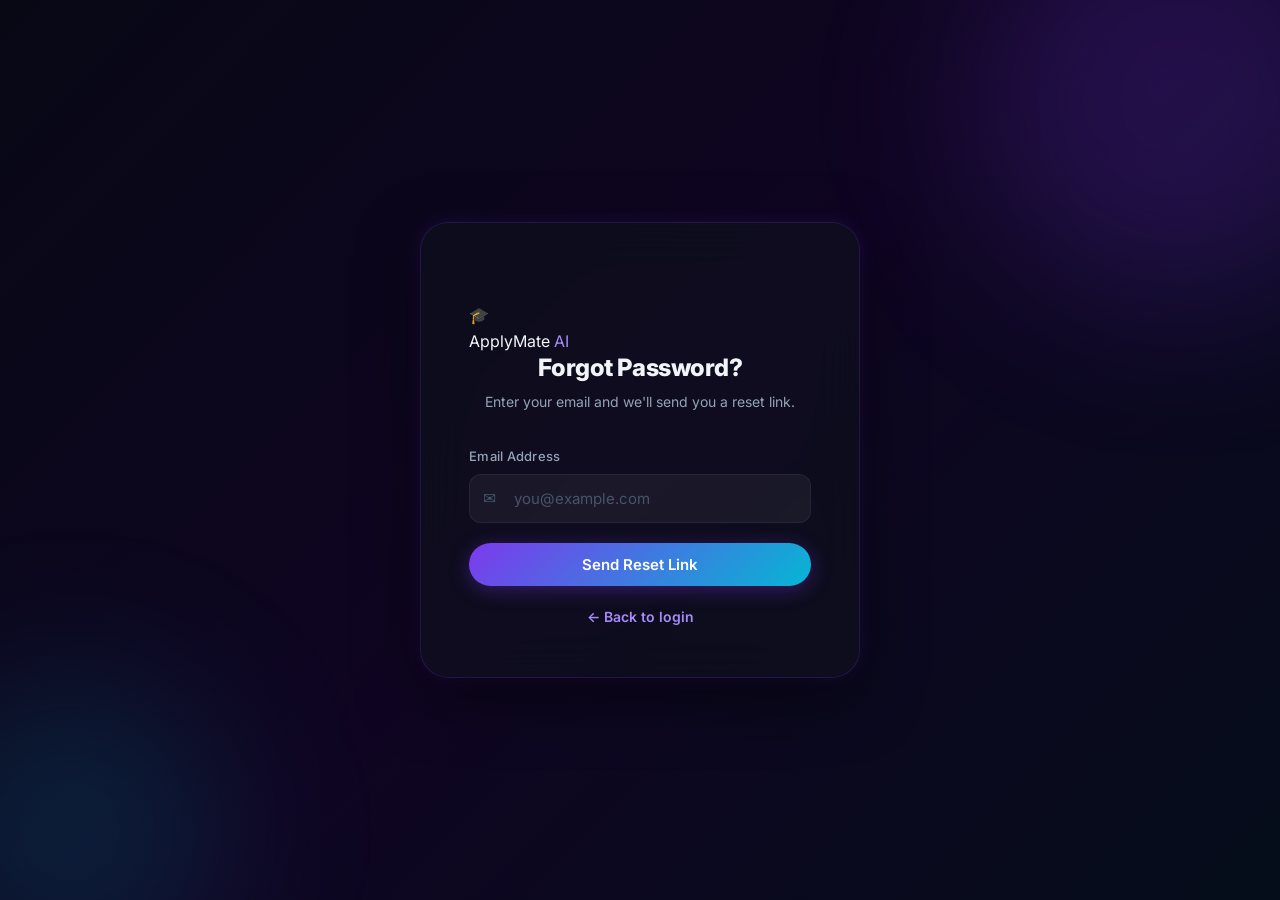
<file: templates/forgot-password.html>
<!DOCTYPE html>
<html lang="en">
<head>
  <meta charset="UTF-8">
  <meta name="viewport" content="width=device-width, initial-scale=1.0">
  <title>Reset Password – ApplyMate AI</title>
  <link rel="stylesheet" href="/static/css/main.css">
  <style>
    body { min-height: 100vh; display: flex; align-items: center; justify-content: center; background: var(--grad-hero); padding: 24px; }
    .auth-orb { position: fixed; border-radius: 50%; filter: blur(80px); pointer-events: none; }
    .auth-orb-1 { width: 400px; height: 400px; background: rgba(124,58,237,0.2); top: -100px; right: -100px; }
    .auth-orb-2 { width: 300px; height: 300px; background: rgba(6,182,212,0.15); bottom: -80px; left: -80px; }
    .auth-card { position: relative; z-index: 1; background: rgba(15,15,30,0.85); backdrop-filter: blur(24px); border: 1px solid var(--border); border-radius: var(--radius-xl); padding: 48px; width: 100%; max-width: 440px; box-shadow: var(--shadow-lg), var(--shadow-glow-sm); animation: fadeInUp 0.5s ease both; }
    .auth-logo { display: flex; align-items: center; justify-content: center; gap: 10px; font-size: 22px; font-weight: 800; color: var(--text-primary); margin-bottom: 32px; text-decoration: none; }
    .auth-logo .logo-icon { width: 40px; height: 40px; background: var(--grad-primary); border-radius: var(--radius-sm); display: flex; align-items: center; justify-content: center; font-size: 20px; }
    .form-group { margin-bottom: 20px; }
    .input-icon-wrap { position: relative; }
    .input-icon-wrap .input { padding-left: 44px; }
    .input-icon { position: absolute; left: 14px; top: 50%; transform: translateY(-50%); font-size: 16px; pointer-events: none; color: var(--text-muted); }
    .btn-full { width: 100%; }
    .spinner { width: 18px; height: 18px; border: 2px solid rgba(255,255,255,0.3); border-top-color: white; border-radius: 50%; animation: spin 0.7s linear infinite; display: none; }
    @keyframes spin { to { transform: rotate(360deg); } }
    .success-state { text-align: center; display: none; }
    .success-icon { font-size: 64px; margin-bottom: 16px; }
  </style>
</head>
<body>
  <div class="auth-orb auth-orb-1"></div>
  <div class="auth-orb auth-orb-2"></div>

  <div class="auth-card">
    <a href="/" class="auth-logo"></a>
      <div class="logo-icon">🎓</div>
      ApplyMate <span style="color:var(--primary-light)">AI</span>
    </a>

    <!-- Request form -->
    <div id="requestForm">
      <h1 style="font-size:24px;font-weight:800;text-align:center;margin-bottom:8px;">Forgot Password?</h1>
      <p style="font-size:14px;color:var(--text-secondary);text-align:center;margin-bottom:32px;">Enter your email and we'll send you a reset link.</p>

      <form id="forgotForm" novalidate>
        <div class="form-group">
          <label class="input-label" for="email">Email Address</label>
          <div class="input-icon-wrap">
            <span class="input-icon">✉️</span>
            <input type="email" id="email" class="input" placeholder="you@example.com" required>
          </div>
        </div>
        <button type="submit" class="btn btn-primary btn-full" id="submitBtn">
          <span id="submitText">Send Reset Link</span>
          <div class="spinner" id="spinner"></div>
        </button>
      </form>

      <div style="text-align:center;margin-top:20px;font-size:14px;color:var(--text-secondary);">
        <a href="/login" style="color:var(--primary-light);font-weight:600;">← Back to login</a>
      </div>
    </div>

    <!-- Success state -->
    <div class="success-state" id="successState">
      <div class="success-icon">📬</div>
      <h2 style="font-size:22px;font-weight:800;margin-bottom:12px;">Check your inbox!</h2>
      <p style="font-size:14px;color:var(--text-secondary);line-height:1.7;margin-bottom:28px;">
        If that email is registered with us, you'll receive a password reset link shortly.
      </p>
      <a href="/login" class="btn btn-primary btn-full">Back to Login</a>
    </div>
  </div>

  <div class="toast-container" id="toastContainer"></div>
  <script src="/static/js/config.js"></script>
  <script src="/static/js/api.js"></script>
  <script>
    document.getElementById('forgotForm').addEventListener('submit', async (e) => {
      e.preventDefault();
      const email = document.getElementById('email').value.trim();
      if (!email) return;

      const btn = document.getElementById('submitBtn');
      btn.disabled = true;
      document.getElementById('submitText').style.display = 'none';
      document.getElementById('spinner').style.display = 'block';

      try {
        await API.auth.forgotPassword(email);
        document.getElementById('requestForm').style.display = 'none';
        document.getElementById('successState').style.display = 'block';
      } catch (err) {
        showToast(err.message, 'error');
      } finally {
        btn.disabled = false;
        document.getElementById('submitText').style.display = 'block';
        document.getElementById('spinner').style.display = 'none';
      }
    });
  </script>
</body>
</html>
</file>
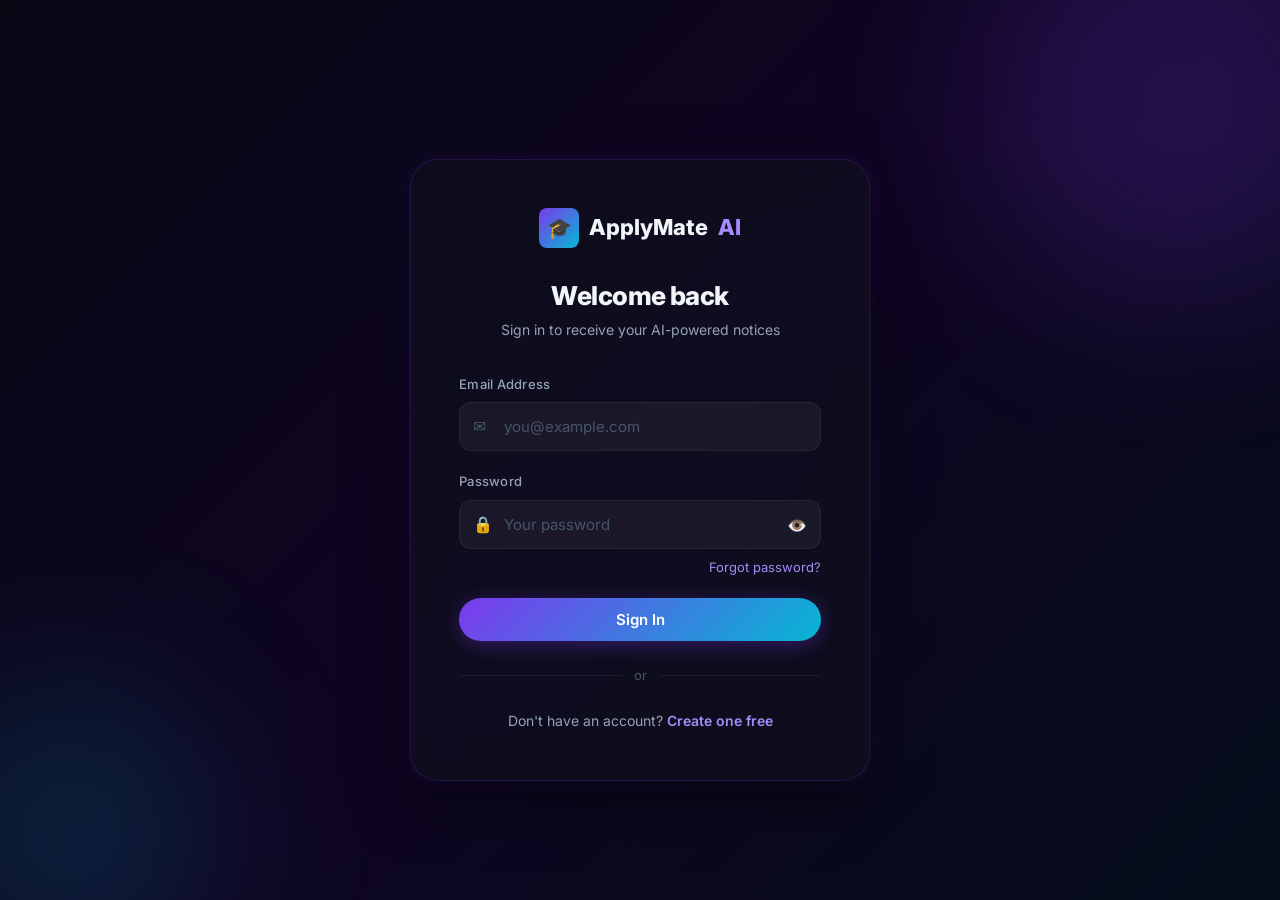
<file: templates/login.html>
<!DOCTYPE html>
<html lang="en">
<head>
  <meta charset="UTF-8">
  <meta name="viewport" content="width=device-width, initial-scale=1.0">
  <title>Login – ApplyMate AI</title>
  <meta name="description" content="Sign in to your ApplyMate AI account to manage your exam notifications.">
  <link rel="stylesheet" href="/static/css/main.css">
  <style>
    body { min-height: 100vh; display: flex; flex-direction: column; }

    .auth-wrapper {
      flex: 1;
      display: flex;
      align-items: center;
      justify-content: center;
      padding: 80px 24px 40px;
      position: relative;
      overflow: hidden;
    }

    .auth-bg {
      position: fixed;
      inset: 0;
      background: var(--grad-hero);
      z-index: 0;
    }

    .auth-orb {
      position: fixed;
      border-radius: 50%;
      filter: blur(80px);
      pointer-events: none;
    }
    .auth-orb-1 { width: 400px; height: 400px; background: rgba(124,58,237,0.2); top: -100px; right: -100px; }
    .auth-orb-2 { width: 300px; height: 300px; background: rgba(6,182,212,0.15); bottom: -80px; left: -80px; }

    .auth-card {
      position: relative;
      z-index: 1;
      background: rgba(15, 15, 30, 0.85);
      backdrop-filter: blur(24px);
      border: 1px solid var(--border);
      border-radius: var(--radius-xl);
      padding: 48px;
      width: 100%;
      max-width: 460px;
      box-shadow: var(--shadow-lg), var(--shadow-glow-sm);
      animation: fadeInUp 0.5s ease both;
    }

    .auth-logo {
      display: flex;
      align-items: center;
      justify-content: center;
      gap: 10px;
      font-size: 22px;
      font-weight: 800;
      color: var(--text-primary);
      margin-bottom: 32px;
      text-decoration: none;
    }

    .auth-logo .logo-icon {
      width: 40px; height: 40px;
      background: var(--grad-primary);
      border-radius: var(--radius-sm);
      display: flex; align-items: center; justify-content: center;
      font-size: 20px;
    }

    .auth-title { font-size: 26px; font-weight: 800; text-align: center; margin-bottom: 8px; }
    .auth-subtitle { font-size: 14px; color: var(--text-secondary); text-align: center; margin-bottom: 32px; }

    .form-group { margin-bottom: 20px; }

    .form-footer {
      text-align: center;
      margin-top: 24px;
      font-size: 14px;
      color: var(--text-secondary);
    }

    .form-footer a { color: var(--primary-light); font-weight: 600; }
    .form-footer a:hover { color: var(--accent-light); }

    .divider {
      display: flex;
      align-items: center;
      gap: 12px;
      margin: 24px 0;
      color: var(--text-muted);
      font-size: 13px;
    }
    .divider::before, .divider::after {
      content: '';
      flex: 1;
      height: 1px;
      background: var(--border-light);
    }

    .input-icon-wrap { position: relative; }
    .input-icon-wrap .input { padding-left: 44px; }
    .input-icon {
      position: absolute;
      left: 14px;
      top: 50%;
      transform: translateY(-50%);
      font-size: 16px;
      pointer-events: none;
      color: var(--text-muted);
    }

    .password-toggle {
      position: absolute;
      right: 14px;
      top: 50%;
      transform: translateY(-50%);
      background: none;
      border: none;
      color: var(--text-muted);
      cursor: pointer;
      font-size: 16px;
      padding: 0;
      transition: color var(--transition);
    }
    .password-toggle:hover { color: var(--primary-light); }

    .forgot-link {
      display: block;
      text-align: right;
      font-size: 13px;
      color: var(--primary-light);
      margin-top: 8px;
    }

    .btn-full { width: 100%; }

    .spinner {
      width: 18px;
      height: 18px;
      border: 2px solid rgba(255,255,255,0.3);
      border-top-color: white;
      border-radius: 50%;
      animation: spin 0.7s linear infinite;
      display: none;
    }

    @keyframes spin { to { transform: rotate(360deg); } }

    .error-msg {
      background: rgba(239, 68, 68, 0.1);
      border: 1px solid rgba(239, 68, 68, 0.3);
      border-radius: var(--radius-sm);
      padding: 12px 16px;
      font-size: 13px;
      color: #fca5a5;
      margin-bottom: 20px;
      display: none;
    }
  </style>
</head>
<body>
  <div class="auth-bg"></div>
  <div class="auth-orb auth-orb-1"></div>
  <div class="auth-orb auth-orb-2"></div>

  <div class="auth-wrapper">
    <div class="auth-card">
      <a href="/" class="auth-logo">
        <div class="logo-icon">🎓</div>
        ApplyMate <span style="color:var(--primary-light)">AI</span>
      </a>

      <h1 class="auth-title">Welcome back</h1>
      <p class="auth-subtitle">Sign in to receive your AI-powered notices</p>

      <div class="error-msg" id="errorMsg"></div>

      <form id="loginForm" novalidate>
        <div class="form-group">
          <label class="input-label" for="email">Email Address</label>
          <div class="input-icon-wrap">
            <span class="input-icon">✉️</span>
            <input type="email" id="email" class="input" placeholder="you@example.com" required autocomplete="email">
          </div>
        </div>

        <div class="form-group">
          <label class="input-label" for="password">Password</label>
          <div class="input-icon-wrap">
            <span class="input-icon">🔒</span>
            <input type="password" id="password" class="input" placeholder="Your password" required autocomplete="current-password" style="padding-right:44px">
            <button type="button" class="password-toggle" id="pwToggle" onclick="togglePassword('password','pwToggle')">👁️</button>
          </div>
          <a href="/forgot-password" class="forgot-link">Forgot password?</a>
        </div>

        <button type="submit" class="btn btn-primary btn-full" id="submitBtn">
          <span id="submitText">Sign In</span>
          <div class="spinner" id="spinner"></div>
        </button>
      </form>

      <div class="divider">or</div>

      <div class="form-footer">
        Don't have an account? <a href="/signup">Create one free</a>
      </div>
    </div>
  </div>

  <div class="toast-container" id="toastContainer"></div>

  <script src="/static/js/api.js"></script>
  
  <script>
    // Redirect if already logged in
    requireGuest();

    function togglePassword(inputId, btnId) {
      const input = document.getElementById(inputId);
      const btn = document.getElementById(btnId);
      if (input.type === 'password') {
        input.type = 'text';
        btn.textContent = '🙈';
      } else {
        input.type = 'password';
        btn.textContent = '👁️';
      }
    }

    function setLoading(loading) {
      const btn = document.getElementById('submitBtn');
      const text = document.getElementById('submitText');
      const spinner = document.getElementById('spinner');
      btn.disabled = loading;
      text.style.display = loading ? 'none' : 'block';
      spinner.style.display = loading ? 'block' : 'none';
    }

    function showError(msg) {
      const el = document.getElementById('errorMsg');
      el.textContent = msg;
      el.style.display = 'block';
    }

    function hideError() {
      document.getElementById('errorMsg').style.display = 'none';
    }

    document.getElementById('loginForm').addEventListener('submit', async (e) => {
      e.preventDefault();
      hideError();

      const email = document.getElementById('email').value.trim();
      const password = document.getElementById('password').value;

      if (!email || !password) {
        showError('Please fill in all fields.');
        return;
      }

      setLoading(true);
      try {
       await API.auth.login({

    email,

    password

});

showToast("Login Successful");

setTimeout(() => {

    window.location.href = "/dashboard";

}, 500);

      } catch (err) {
        showError(
    err.message || "Login Failed"
);
      } finally {
        setLoading(false);
      }
    });
  </script>
</body>
</html>
</file>
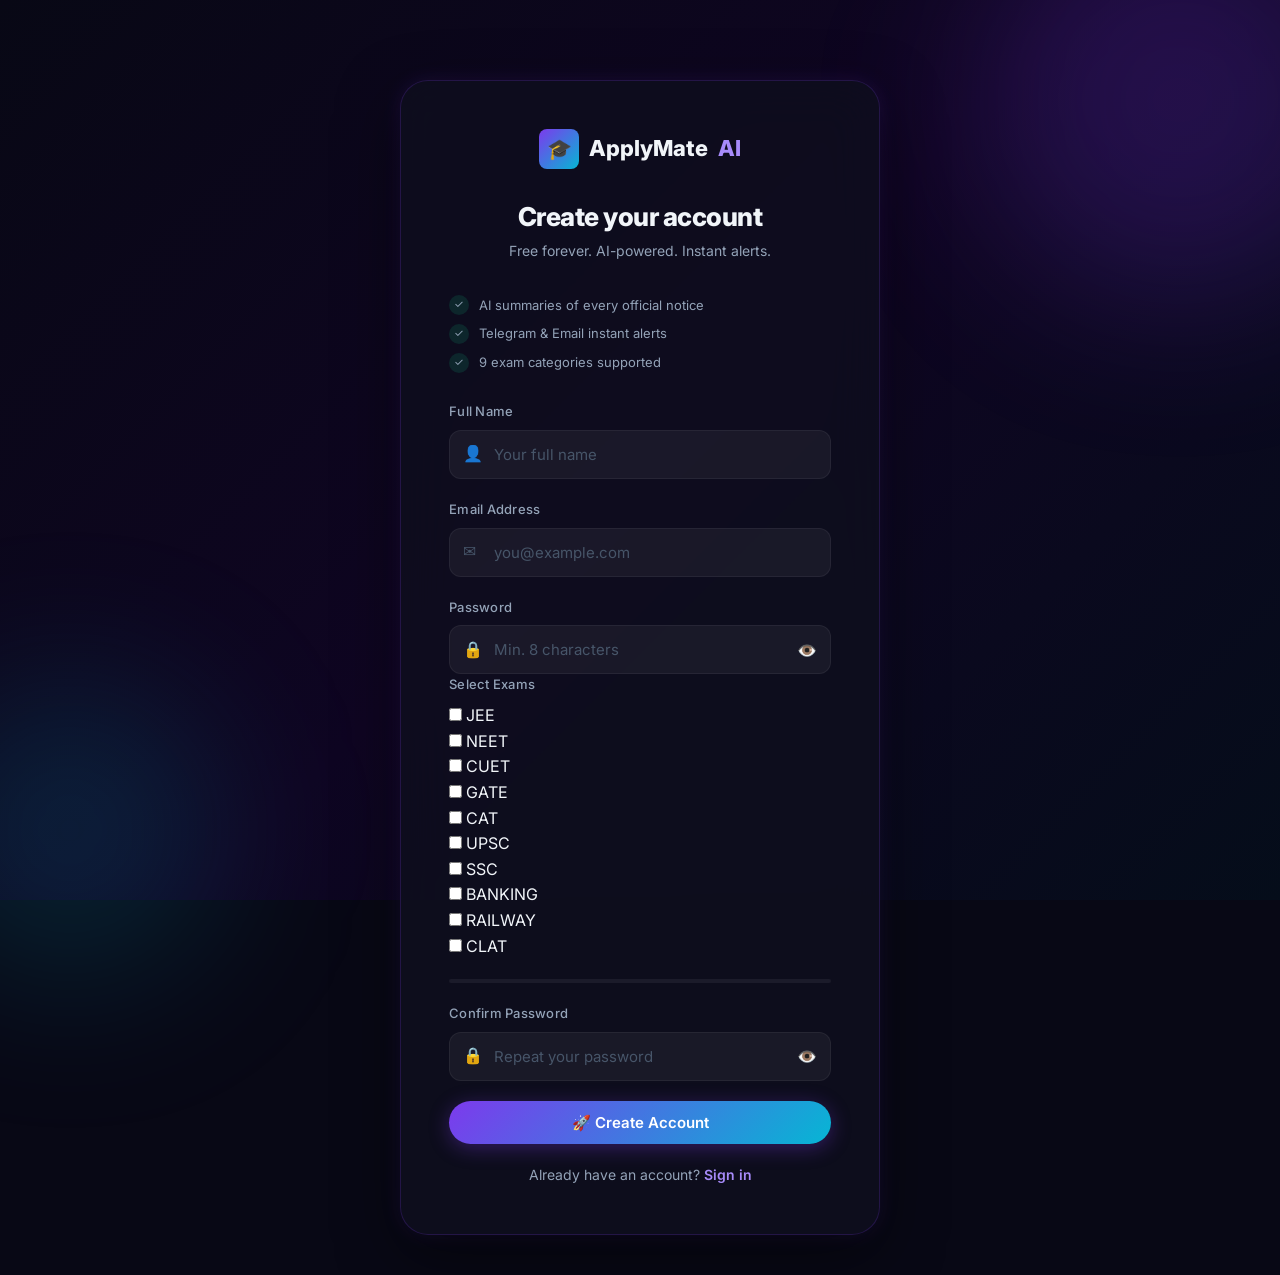
<file: templates/signup.html>
<!DOCTYPE html>
<html lang="en">
<head>
  <meta charset="UTF-8">
  <meta name="viewport" content="width=device-width, initial-scale=1.0">
  <title>Create Account – ApplyMate AI</title>
  <meta name="description" content="Join ApplyMate AI – Get AI-powered educational notices for NEET, JEE, CUET and more. Free forever.">
  <link rel="stylesheet" href="/static/css/main.css">
  <style>
    body { min-height: 100vh; display: flex; flex-direction: column; }
    .auth-wrapper { flex: 1; display: flex; align-items: center; justify-content: center; padding: 80px 24px 40px; position: relative; overflow: hidden; }
    .auth-bg { position: fixed; inset: 0; background: var(--grad-hero); z-index: 0; }
    .auth-orb { position: fixed; border-radius: 50%; filter: blur(80px); pointer-events: none; }
    .auth-orb-1 { width: 400px; height: 400px; background: rgba(124,58,237,0.2); top: -100px; right: -100px; }
    .auth-orb-2 { width: 300px; height: 300px; background: rgba(6,182,212,0.15); bottom: -80px; left: -80px; }
    .auth-card { position: relative; z-index: 1; background: rgba(15,15,30,0.85); backdrop-filter: blur(24px); border: 1px solid var(--border); border-radius: var(--radius-xl); padding: 48px; width: 100%; max-width: 480px; box-shadow: var(--shadow-lg), var(--shadow-glow-sm); animation: fadeInUp 0.5s ease both; }
    .auth-logo { display: flex; align-items: center; justify-content: center; gap: 10px; font-size: 22px; font-weight: 800; color: var(--text-primary); margin-bottom: 32px; text-decoration: none; }
    .auth-logo .logo-icon { width: 40px; height: 40px; background: var(--grad-primary); border-radius: var(--radius-sm); display: flex; align-items: center; justify-content: center; font-size: 20px; }
    .auth-title { font-size: 26px; font-weight: 800; text-align: center; margin-bottom: 8px; }
    .auth-subtitle { font-size: 14px; color: var(--text-secondary); text-align: center; margin-bottom: 32px; }
    .form-group { margin-bottom: 20px; }
    .form-footer { text-align: center; margin-top: 24px; font-size: 14px; color: var(--text-secondary); }
    .form-footer a { color: var(--primary-light); font-weight: 600; }
    .input-icon-wrap { position: relative; }
    .input-icon-wrap .input { padding-left: 44px; }
    .input-icon { position: absolute; left: 14px; top: 50%; transform: translateY(-50%); font-size: 16px; pointer-events: none; color: var(--text-muted); }
    .password-toggle { position: absolute; right: 14px; top: 50%; transform: translateY(-50%); background: none; border: none; color: var(--text-muted); cursor: pointer; font-size: 16px; padding: 0; transition: color var(--transition); }
    .password-toggle:hover { color: var(--primary-light); }
    .btn-full { width: 100%; }
    .spinner { width: 18px; height: 18px; border: 2px solid rgba(255,255,255,0.3); border-top-color: white; border-radius: 50%; animation: spin 0.7s linear infinite; display: none; }
    @keyframes spin { to { transform: rotate(360deg); } }
    .error-msg { background: rgba(239,68,68,0.1); border: 1px solid rgba(239,68,68,0.3); border-radius: var(--radius-sm); padding: 12px 16px; font-size: 13px; color: #fca5a5; margin-bottom: 20px; display: none; }
    .password-strength { margin-top: 8px; }
    .strength-bar { height: 4px; border-radius: 2px; background: var(--border-light); margin-bottom: 4px; overflow: hidden; }
    .strength-fill { height: 100%; border-radius: 2px; transition: width 0.3s, background 0.3s; width: 0; }
    .strength-label { font-size: 11px; color: var(--text-muted); }
    .benefits { display: flex; flex-direction: column; gap: 8px; margin-bottom: 28px; }
    .benefit { display: flex; align-items: center; gap: 10px; font-size: 13px; color: var(--text-secondary); }
    .benefit-check { width: 20px; height: 20px; background: rgba(16,185,129,0.15); border-radius: 50%; display: flex; align-items: center; justify-content: center; font-size: 11px; flex-shrink: 0; }
  </style>
</head>
<body>
  <div class="auth-bg"></div>
  <div class="auth-orb auth-orb-1"></div>
  <div class="auth-orb auth-orb-2"></div>

  <div class="auth-wrapper">
    <div class="auth-card">
      <a href="/" class="auth-logo">
        <div class="logo-icon">🎓</div>
        ApplyMate <span style="color:var(--primary-light)">AI</span>
      </a>

      <h1 class="auth-title">Create your account</h1>
      <p class="auth-subtitle">Free forever. AI-powered. Instant alerts.</p>

      <div class="benefits">
        <div class="benefit"><div class="benefit-check">✓</div> AI summaries of every official notice</div>
        <div class="benefit"><div class="benefit-check">✓</div> Telegram & Email instant alerts</div>
        <div class="benefit"><div class="benefit-check">✓</div> 9 exam categories supported</div>
      </div>

      <div class="error-msg" id="errorMsg"></div>

      <form id="signupForm" novalidate>
        <div class="form-group">
          <label class="input-label" for="fullName">Full Name</label>
          <div class="input-icon-wrap">
            <span class="input-icon">👤</span>
            <input type="text" id="fullName" class="input" placeholder="Your full name" required autocomplete="name">
          </div>
        </div>

        <div class="form-group">
          <label class="input-label" for="email">Email Address</label>
          <div class="input-icon-wrap">
            <span class="input-icon">✉️</span>
            <input type="email" id="email" class="input" placeholder="you@example.com" required autocomplete="email">
          </div>
        </div>

        <div class="form-group">
          <label class="input-label" for="password">Password</label>
          <div class="input-icon-wrap">
            <span class="input-icon">🔒</span>
            <input type="password" id="password" class="input" placeholder="Min. 8 characters" required autocomplete="new-password" style="padding-right:44px" oninput="checkStrength(this.value)">
            <button type="button" class="password-toggle" onclick="togglePassword('password',this)">👁️</button>
          </div>
          <div class="form-group">
    <label class="input-label">Select Exams</label>

<div class="exam-list">

<label><input type="checkbox" value="JEE"> JEE</label><br>
<label><input type="checkbox" value="NEET"> NEET</label><br>
<label><input type="checkbox" value="CUET"> CUET</label><br>
<label><input type="checkbox" value="GATE"> GATE</label><br>
<label><input type="checkbox" value="CAT"> CAT</label><br>
<label><input type="checkbox" value="UPSC"> UPSC</label><br>
<label><input type="checkbox" value="SSC"> SSC</label><br>
<label><input type="checkbox" value="BANKING"> BANKING</label><br>
<label><input type="checkbox" value="RAILWAY"> RAILWAY</label><br>
<label><input type="checkbox" value="CLAT"> CLAT</label>

</div>
</div>
          <div class="password-strength">
            <div class="strength-bar"><div class="strength-fill" id="strengthFill"></div></div>
            <span class="strength-label" id="strengthLabel"></span>
          </div>
        </div>

        <div class="form-group">
          <label class="input-label" for="confirmPassword">Confirm Password</label>
          <div class="input-icon-wrap">
            <span class="input-icon">🔒</span>
            <input type="password" id="confirmPassword" class="input" placeholder="Repeat your password" required autocomplete="new-password" style="padding-right:44px">
            <button type="button" class="password-toggle" onclick="togglePassword('confirmPassword',this)">👁️</button>
          </div>
        </div>

        <button type="submit" class="btn btn-primary btn-full" id="submitBtn">
          <span id="submitText">🚀 Create Account</span>
          <div class="spinner" id="spinner"></div>
        </button>
      </form>

      <div class="form-footer" style="margin-top:20px;">
        Already have an account? <a href="/login">Sign in</a>
      </div>
    </div>
  </div>

  <div class="toast-container" id="toastContainer"></div>
  <script src="/static/js/config.js"></script>
  <script src="/static/js/api.js"></script>
  <script>
    requireGuest();

    function togglePassword(inputId, btn) {
      const input = document.getElementById(inputId) || btn.previousElementSibling;
      if (input.type === 'password') { input.type = 'text'; btn.textContent = '🙈'; }
      else { input.type = 'password'; btn.textContent = '👁️'; }
    }

    function checkStrength(val) {
      const fill = document.getElementById('strengthFill');
      const label = document.getElementById('strengthLabel');
      let score = 0;
      if (val.length >= 8) score++;
      if (val.length >= 12) score++;
      if (/[A-Z]/.test(val)) score++;
      if (/[0-9]/.test(val)) score++;
      if (/[^A-Za-z0-9]/.test(val)) score++;

      const levels = [
        { width: '20%', color: '#ef4444', text: 'Very weak' },
        { width: '40%', color: '#f97316', text: 'Weak' },
        { width: '60%', color: '#f59e0b', text: 'Fair' },
        { width: '80%', color: '#10b981', text: 'Strong' },
        { width: '100%', color: '#06b6d4', text: 'Very strong' },
      ];
      const lvl = levels[Math.min(score - 1, 4)] || { width: '0', color: '', text: '' };
      fill.style.width = val ? lvl.width : '0';
      fill.style.background = lvl.color;
      label.textContent = val ? lvl.text : '';
      label.style.color = lvl.color;
    }

    function setLoading(loading) {
      const btn = document.getElementById('submitBtn');
      btn.disabled = loading;
      document.getElementById('submitText').style.display = loading ? 'none' : 'block';
      document.getElementById('spinner').style.display = loading ? 'block' : 'none';
    }

    function showError(msg) {
      const el = document.getElementById('errorMsg');
      el.textContent = msg;
      el.style.display = 'block';
    }

    document.getElementById('signupForm').addEventListener('submit', async (e) => {
      e.preventDefault();
      document.getElementById('errorMsg').style.display = 'none';

      const fullName = document.getElementById('fullName').value.trim();
      const email = document.getElementById('email').value.trim();
      const password = document.getElementById('password').value;
      const confirm = document.getElementById('confirmPassword').value;
      const categories = Array.from(
    document.querySelectorAll(".exam-list input:checked")
).map(cb => cb.value);
      if (!fullName || !email || !password) { showError('Please fill in all fields.'); return; }
      if (password.length < 8) { showError('Password must be at least 8 characters.'); return; }
      if (password !== confirm) { showError('Passwords do not match.'); return; }
        if (categories.length === 0) {
    showError("Please select at least one exam.");
    return;
}
      setLoading(true);
      try {
        const data = await API.auth.register({
    email,
    password,
    categories
});
      
        showToast('Account created! Setting up your dashboard...', 'success');
        setTimeout(() => { window.location.href = '/login'; }, 1000);
      } catch (err) {
        console.log(err);

    if (err.message) {
        showError(err.message);
    } else {
        showError(JSON.stringify(err));
    }
      } finally {
        setLoading(false);
      }
    });
  </script>
</body>
</html>
</file>
<file: static/css/main.css>
/* ============================================================
   ApplyMate AI – Global Design System
   Dark mode, glassmorphism, Inter font, smooth animations
   ============================================================ */

@import url('https://fonts.googleapis.com/css2?family=Inter:wght@300;400;500;600;700;800;900&display=swap');

/* ── CSS Custom Properties ──────────────────────────────────── */
:root {
  /* Brand palette */
  --primary:        #7c3aed;
  --primary-light:  #a78bfa;
  --primary-dark:   #5b21b6;
  --accent:         #06b6d4;
  --accent-light:   #67e8f9;

  /* Backgrounds */
  --bg-base:        #080815;
  --bg-surface:     #0f0f1e;
  --bg-card:        #16163a;
  --bg-card-hover:  #1e1e4a;
  --bg-glass:       rgba(22, 22, 58, 0.6);
  --bg-glass-light: rgba(124, 58, 237, 0.08);

  /* Text */
  --text-primary:   #f1f5f9;
  --text-secondary: #94a3b8;
  --text-muted:     #475569;

  /* Borders */
  --border:         rgba(124, 58, 237, 0.2);
  --border-light:   rgba(255, 255, 255, 0.06);

  /* Category colors */
  --cat-neet:        #ef4444;
  --cat-jee:         #3b82f6;
  --cat-cuet:        #8b5cf6;
  --cat-gate:        #10b981;
  --cat-cat:         #f59e0b;
  --cat-upsc:        #6366f1;
  --cat-ssc:         #14b8a6;
  --cat-banking:     #f97316;
  --cat-scholarship: #ec4899;
  --cat-general:     #6b7280;

  /* Gradients */
  --grad-primary:   linear-gradient(135deg, #7c3aed, #06b6d4);
  --grad-hero:      linear-gradient(135deg, #080815 0%, #0f0522 50%, #050d1a 100%);
  --grad-card:      linear-gradient(135deg, rgba(124,58,237,0.1), rgba(6,182,212,0.05));

  /* Shadows */
  --shadow-sm:      0 2px 8px rgba(0,0,0,0.3);
  --shadow-md:      0 8px 32px rgba(0,0,0,0.4);
  --shadow-lg:      0 20px 60px rgba(0,0,0,0.5);
  --shadow-glow:    0 0 40px rgba(124,58,237,0.25);
  --shadow-glow-sm: 0 0 20px rgba(124,58,237,0.15);

  /* Spacing */
  --radius-sm:  8px;
  --radius-md:  12px;
  --radius-lg:  20px;
  --radius-xl:  28px;
  --radius-full: 9999px;

  /* Transitions */
  --transition: 0.25s cubic-bezier(0.4, 0, 0.2, 1);
  --transition-slow: 0.4s cubic-bezier(0.4, 0, 0.2, 1);
}

/* ── Reset ──────────────────────────────────────────────────── */
*, *::before, *::after { box-sizing: border-box; margin: 0; padding: 0; }

html { scroll-behavior: smooth; font-size: 16px; }

body {
  font-family: 'Inter', system-ui, sans-serif;
  background: var(--bg-base);
  color: var(--text-primary);
  line-height: 1.6;
  -webkit-font-smoothing: antialiased;
  overflow-x: hidden;
}

a { color: var(--primary-light); text-decoration: none; transition: color var(--transition); }
a:hover { color: var(--accent-light); }

img { max-width: 100%; display: block; }

/* ── Typography ─────────────────────────────────────────────── */
h1, h2, h3, h4, h5, h6 {
  font-weight: 700;
  line-height: 1.2;
  letter-spacing: -0.02em;
}

.gradient-text {
  background: var(--grad-primary);
  -webkit-background-clip: text;
  -webkit-text-fill-color: transparent;
  background-clip: text;
}

/* ── Utility Classes ────────────────────────────────────────── */
.container { max-width: 1200px; margin: 0 auto; padding: 0 24px; }
.container-sm { max-width: 760px; margin: 0 auto; padding: 0 24px; }
.text-center { text-align: center; }
.text-muted { color: var(--text-secondary); }
.flex { display: flex; }
.flex-col { flex-direction: column; }
.items-center { align-items: center; }
.justify-center { justify-content: center; }
.gap-4 { gap: 16px; }
.gap-8 { gap: 32px; }
.mt-4 { margin-top: 16px; }
.mt-8 { margin-top: 32px; }

/* ── Buttons ────────────────────────────────────────────────── */
.btn {
  display: inline-flex;
  align-items: center;
  justify-content: center;
  gap: 8px;
  padding: 12px 28px;
  border-radius: var(--radius-full);
  font-family: 'Inter', sans-serif;
  font-size: 15px;
  font-weight: 600;
  cursor: pointer;
  border: none;
  transition: all var(--transition);
  white-space: nowrap;
  text-decoration: none;
  position: relative;
  overflow: hidden;
}

.btn::after {
  content: '';
  position: absolute;
  inset: 0;
  background: white;
  opacity: 0;
  transition: opacity var(--transition);
}

.btn:hover::after { opacity: 0.08; }
.btn:active::after { opacity: 0.15; }

.btn-primary {
  background: var(--grad-primary);
  color: white;
  box-shadow: 0 4px 20px rgba(124, 58, 237, 0.35);
}

.btn-primary:hover {
  transform: translateY(-2px);
  box-shadow: 0 8px 30px rgba(124, 58, 237, 0.5);
  color: white;
}

.btn-outline {
  background: transparent;
  color: var(--primary-light);
  border: 1.5px solid var(--primary);
}

.btn-outline:hover {
  background: rgba(124, 58, 237, 0.12);
  transform: translateY(-2px);
  color: var(--primary-light);
}

.btn-ghost {
  background: rgba(255,255,255,0.06);
  color: var(--text-primary);
  border: 1px solid var(--border-light);
}

.btn-ghost:hover {
  background: rgba(255,255,255,0.1);
  color: var(--text-primary);
}

.btn-sm { padding: 8px 18px; font-size: 13px; }
.btn-lg { padding: 16px 36px; font-size: 17px; }

/* ── Cards ──────────────────────────────────────────────────── */
.card {
  background: var(--bg-card);
  border: 1px solid var(--border-light);
  border-radius: var(--radius-lg);
  padding: 24px;
  transition: all var(--transition);
}

.card:hover {
  border-color: var(--border);
  box-shadow: var(--shadow-glow-sm);
  transform: translateY(-3px);
}

.glass-card {
  background: var(--bg-glass);
  backdrop-filter: blur(20px);
  -webkit-backdrop-filter: blur(20px);
  border: 1px solid var(--border);
  border-radius: var(--radius-lg);
}

/* ── Inputs ─────────────────────────────────────────────────── */
.input-group { position: relative; }

.input {
  width: 100%;
  padding: 14px 18px;
  background: rgba(255,255,255,0.05);
  border: 1.5px solid var(--border-light);
  border-radius: var(--radius-md);
  color: var(--text-primary);
  font-family: 'Inter', sans-serif;
  font-size: 15px;
  transition: all var(--transition);
  outline: none;
}

.input::placeholder { color: var(--text-muted); }

.input:focus {
  border-color: var(--primary);
  background: rgba(124, 58, 237, 0.08);
  box-shadow: 0 0 0 3px rgba(124, 58, 237, 0.15);
}

.input-label {
  display: block;
  font-size: 13px;
  font-weight: 500;
  color: var(--text-secondary);
  margin-bottom: 8px;
  letter-spacing: 0.02em;
}

/* ── Badges ─────────────────────────────────────────────────── */
.badge {
  display: inline-flex;
  align-items: center;
  gap: 4px;
  padding: 4px 12px;
  border-radius: var(--radius-full);
  font-size: 12px;
  font-weight: 600;
  letter-spacing: 0.05em;
  text-transform: uppercase;
}

.badge-neet         { background: rgba(239,68,68,0.15);    color: #fca5a5; }
.badge-jee          { background: rgba(59,130,246,0.15);   color: #93c5fd; }
.badge-cuet         { background: rgba(139,92,246,0.15);   color: #c4b5fd; }
.badge-gate         { background: rgba(16,185,129,0.15);   color: #6ee7b7; }
.badge-cat          { background: rgba(245,158,11,0.15);   color: #fcd34d; }
.badge-upsc         { background: rgba(99,102,241,0.15);   color: #a5b4fc; }
.badge-ssc          { background: rgba(20,184,166,0.15);   color: #5eead4; }
.badge-banking      { background: rgba(249,115,22,0.15);   color: #fdba74; }
.badge-scholarships { background: rgba(236,72,153,0.15);   color: #f9a8d4; }
.badge-general      { background: rgba(107,114,128,0.15);  color: #9ca3af; }

/* ── Navbar ─────────────────────────────────────────────────── */
.navbar {
  position: fixed;
  top: 0;
  left: 0;
  right: 0;
  z-index: 100;
  padding: 16px 0;
  transition: all var(--transition-slow);
}

.navbar.scrolled {
  background: rgba(8, 8, 21, 0.85);
  backdrop-filter: blur(20px);
  border-bottom: 1px solid var(--border-light);
  padding: 12px 0;
}

.navbar-inner {
  display: flex;
  align-items: center;
  justify-content: space-between;
}

.navbar-logo {
  display: flex;
  align-items: center;
  gap: 10px;
  font-size: 20px;
  font-weight: 800;
  color: var(--text-primary);
  letter-spacing: -0.03em;
}

.navbar-logo .logo-icon {
  width: 36px;
  height: 36px;
  background: var(--grad-primary);
  border-radius: var(--radius-sm);
  display: flex;
  align-items: center;
  justify-content: center;
  font-size: 18px;
}

.navbar-nav {
  display: flex;
  align-items: center;
  gap: 32px;
  list-style: none;
}

.navbar-nav a {
  font-size: 14px;
  font-weight: 500;
  color: var(--text-secondary);
  transition: color var(--transition);
}

.navbar-nav a:hover { color: var(--text-primary); }

.navbar-actions {
  display: flex;
  align-items: center;
  gap: 12px;
}

/* ── Hero ───────────────────────────────────────────────────── */
.hero {
  min-height: 100vh;
  display: flex;
  align-items: center;
  position: relative;
  overflow: hidden;
  padding: 120px 0 80px;
}

.hero-bg {
  position: absolute;
  inset: 0;
  background: var(--grad-hero);
  z-index: 0;
}

.hero-orb {
  position: absolute;
  border-radius: 50%;
  filter: blur(80px);
  animation: float 8s ease-in-out infinite;
  pointer-events: none;
}

.hero-orb-1 {
  width: 500px;
  height: 500px;
  background: rgba(124, 58, 237, 0.2);
  top: -100px;
  right: -100px;
  animation-delay: 0s;
}

.hero-orb-2 {
  width: 350px;
  height: 350px;
  background: rgba(6, 182, 212, 0.15);
  bottom: -80px;
  left: -80px;
  animation-delay: -4s;
}

.hero-orb-3 {
  width: 200px;
  height: 200px;
  background: rgba(236, 72, 153, 0.1);
  top: 40%;
  left: 40%;
  animation-delay: -2s;
}

@keyframes float {
  0%, 100% { transform: translateY(0) scale(1); }
  50% { transform: translateY(-30px) scale(1.05); }
}

.hero-content {
  position: relative;
  z-index: 1;
  max-width: 680px;
}

.hero-eyebrow {
  display: inline-flex;
  align-items: center;
  gap: 8px;
  background: rgba(124, 58, 237, 0.12);
  border: 1px solid rgba(124, 58, 237, 0.3);
  border-radius: var(--radius-full);
  padding: 6px 16px;
  font-size: 13px;
  font-weight: 600;
  color: var(--primary-light);
  margin-bottom: 24px;
  animation: fadeInUp 0.6s ease both;
}

.hero-title {
  font-size: clamp(42px, 6vw, 72px);
  font-weight: 900;
  line-height: 1.05;
  letter-spacing: -0.04em;
  margin-bottom: 24px;
  animation: fadeInUp 0.7s ease both 0.1s;
}

.hero-description {
  font-size: 18px;
  color: var(--text-secondary);
  line-height: 1.7;
  max-width: 540px;
  margin-bottom: 40px;
  animation: fadeInUp 0.7s ease both 0.2s;
}

.hero-actions {
  display: flex;
  align-items: center;
  gap: 16px;
  flex-wrap: wrap;
  animation: fadeInUp 0.7s ease both 0.3s;
}

.hero-stats {
  display: flex;
  gap: 40px;
  margin-top: 64px;
  animation: fadeInUp 0.7s ease both 0.4s;
}

.hero-stat { text-align: center; }
.hero-stat-value {
  font-size: 32px;
  font-weight: 800;
  background: var(--grad-primary);
  -webkit-background-clip: text;
  -webkit-text-fill-color: transparent;
  background-clip: text;
}
.hero-stat-label { font-size: 13px; color: var(--text-secondary); margin-top: 4px; }

/* ── Section ────────────────────────────────────────────────── */
.section { padding: 100px 0; }
.section-sm { padding: 60px 0; }

.section-eyebrow {
  display: inline-block;
  font-size: 12px;
  font-weight: 700;
  text-transform: uppercase;
  letter-spacing: 0.1em;
  color: var(--primary-light);
  margin-bottom: 16px;
}

.section-title {
  font-size: clamp(32px, 4vw, 52px);
  font-weight: 800;
  margin-bottom: 16px;
  letter-spacing: -0.03em;
}

.section-subtitle {
  font-size: 18px;
  color: var(--text-secondary);
  max-width: 560px;
  margin: 0 auto 64px;
  line-height: 1.7;
}

/* ── Features Grid ──────────────────────────────────────────── */
.features-grid {
  display: grid;
  grid-template-columns: repeat(auto-fit, minmax(300px, 1fr));
  gap: 24px;
}

.feature-card {
  background: var(--bg-card);
  border: 1px solid var(--border-light);
  border-radius: var(--radius-lg);
  padding: 32px;
  transition: all var(--transition);
  position: relative;
  overflow: hidden;
}

.feature-card::before {
  content: '';
  position: absolute;
  top: 0;
  left: 0;
  right: 0;
  height: 2px;
  background: var(--grad-primary);
  transform: scaleX(0);
  transition: transform var(--transition);
}

.feature-card:hover::before { transform: scaleX(1); }

.feature-card:hover {
  border-color: var(--border);
  transform: translateY(-4px);
  box-shadow: var(--shadow-glow-sm);
}

.feature-icon {
  width: 52px;
  height: 52px;
  background: var(--bg-glass-light);
  border: 1px solid var(--border);
  border-radius: var(--radius-md);
  display: flex;
  align-items: center;
  justify-content: center;
  font-size: 24px;
  margin-bottom: 20px;
}

.feature-title {
  font-size: 18px;
  font-weight: 700;
  margin-bottom: 10px;
}

.feature-desc {
  font-size: 14px;
  color: var(--text-secondary);
  line-height: 1.7;
}

/* ── Categories ─────────────────────────────────────────────── */
.categories-grid {
  display: grid;
  grid-template-columns: repeat(auto-fill, minmax(140px, 1fr));
  gap: 16px;
}

.category-pill {
  background: var(--bg-card);
  border: 1px solid var(--border-light);
  border-radius: var(--radius-md);
  padding: 20px 16px;
  text-align: center;
  cursor: pointer;
  transition: all var(--transition);
  position: relative;
  overflow: hidden;
}

.category-pill:hover {
  border-color: var(--primary);
  transform: translateY(-3px);
  box-shadow: 0 8px 24px rgba(124, 58, 237, 0.2);
}

.category-emoji { font-size: 28px; margin-bottom: 8px; display: block; }
.category-name { font-size: 13px; font-weight: 600; color: var(--text-secondary); }

/* ── FAQ ────────────────────────────────────────────────────── */
.faq-list { display: flex; flex-direction: column; gap: 12px; }

.faq-item {
  background: var(--bg-card);
  border: 1px solid var(--border-light);
  border-radius: var(--radius-md);
  overflow: hidden;
}

.faq-question {
  width: 100%;
  display: flex;
  align-items: center;
  justify-content: space-between;
  padding: 20px 24px;
  background: none;
  border: none;
  color: var(--text-primary);
  font-family: 'Inter', sans-serif;
  font-size: 15px;
  font-weight: 600;
  cursor: pointer;
  text-align: left;
  transition: color var(--transition);
  gap: 16px;
}

.faq-question:hover { color: var(--primary-light); }

.faq-chevron {
  font-size: 18px;
  transition: transform var(--transition);
  flex-shrink: 0;
  color: var(--text-muted);
}

.faq-item.open .faq-chevron { transform: rotate(180deg); color: var(--primary-light); }

.faq-answer {
  max-height: 0;
  overflow: hidden;
  transition: max-height var(--transition-slow);
}

.faq-answer-inner {
  padding: 0 24px 20px;
  font-size: 14px;
  color: var(--text-secondary);
  line-height: 1.8;
}

.faq-item.open .faq-answer { max-height: 300px; }

/* ── How It Works ───────────────────────────────────────────── */
.steps-grid {
  display: grid;
  grid-template-columns: repeat(auto-fit, minmax(240px, 1fr));
  gap: 32px;
  position: relative;
}

.step-card {
  text-align: center;
  padding: 40px 24px;
  position: relative;
}

.step-number {
  width: 56px;
  height: 56px;
  background: var(--grad-primary);
  border-radius: 50%;
  display: flex;
  align-items: center;
  justify-content: center;
  font-size: 20px;
  font-weight: 800;
  margin: 0 auto 20px;
  box-shadow: 0 8px 24px rgba(124, 58, 237, 0.4);
}

.step-title { font-size: 18px; font-weight: 700; margin-bottom: 12px; }
.step-desc { font-size: 14px; color: var(--text-secondary); line-height: 1.7; }

/* ── CTA ────────────────────────────────────────────────────── */
.cta-section {
  background: var(--bg-card);
  border: 1px solid var(--border);
  border-radius: var(--radius-xl);
  padding: 80px 48px;
  text-align: center;
  position: relative;
  overflow: hidden;
}

.cta-section::before {
  content: '';
  position: absolute;
  inset: 0;
  background: radial-gradient(ellipse at center, rgba(124,58,237,0.15) 0%, transparent 70%);
  pointer-events: none;
}

/* ── Footer ─────────────────────────────────────────────────── */
.footer {
  background: var(--bg-surface);
  border-top: 1px solid var(--border-light);
  padding: 60px 0 32px;
}

.footer-grid {
  display: grid;
  grid-template-columns: 2fr 1fr 1fr 1fr;
  gap: 48px;
  margin-bottom: 48px;
}

.footer-brand { max-width: 280px; }
.footer-brand p { font-size: 14px; color: var(--text-secondary); line-height: 1.7; margin-top: 12px; }
.footer-heading { font-size: 13px; font-weight: 700; text-transform: uppercase; letter-spacing: 0.05em; color: var(--text-primary); margin-bottom: 16px; }
.footer-links { list-style: none; display: flex; flex-direction: column; gap: 10px; }
.footer-links a { font-size: 14px; color: var(--text-secondary); transition: color var(--transition); }
.footer-links a:hover { color: var(--primary-light); }
.footer-bottom { border-top: 1px solid var(--border-light); padding-top: 24px; display: flex; justify-content: space-between; align-items: center; }
.footer-bottom p { font-size: 13px; color: var(--text-muted); }

/* ── Animations ─────────────────────────────────────────────── */
@keyframes fadeInUp {
  from { opacity: 0; transform: translateY(24px); }
  to   { opacity: 1; transform: translateY(0); }
}

@keyframes pulse-glow {
  0%, 100% { box-shadow: 0 0 20px rgba(124, 58, 237, 0.3); }
  50%       { box-shadow: 0 0 40px rgba(124, 58, 237, 0.6); }
}

.animate-in {
  opacity: 0;
  transform: translateY(24px);
  transition: opacity 0.6s ease, transform 0.6s ease;
}
.animate-in.visible {
  opacity: 1;
  transform: translateY(0);
}

/* ── Responsive ─────────────────────────────────────────────── */
@media (max-width: 768px) {
  .navbar-nav { display: none; }
  .hero { padding: 100px 0 60px; }
  .hero-stats { flex-direction: column; gap: 24px; align-items: flex-start; }
  .footer-grid { grid-template-columns: 1fr 1fr; gap: 32px; }
  .features-grid { grid-template-columns: 1fr; }
  .cta-section { padding: 48px 24px; }
  .section { padding: 64px 0; }
  .mobile-menu-btn { display: flex !important; }
}

@media (max-width: 480px) {
  .footer-grid { grid-template-columns: 1fr; }
  .hero-actions { flex-direction: column; align-items: flex-start; }
  .hero-actions .btn { width: 100%; justify-content: center; }
}

/* ── Scrollbar ──────────────────────────────────────────────── */
::-webkit-scrollbar { width: 6px; height: 6px; }
::-webkit-scrollbar-track { background: var(--bg-base); }
::-webkit-scrollbar-thumb { background: var(--primary); border-radius: 3px; }
::-webkit-scrollbar-thumb:hover { background: var(--primary-light); }

/* ── Toast Notifications ────────────────────────────────────── */
.toast-container {
  position: fixed;
  bottom: 24px;
  right: 24px;
  z-index: 9999;
  display: flex;
  flex-direction: column;
  gap: 12px;
}

.toast {
  background: var(--bg-card);
  border: 1px solid var(--border);
  border-radius: var(--radius-md);
  padding: 14px 20px;
  font-size: 14px;
  font-weight: 500;
  color: var(--text-primary);
  box-shadow: var(--shadow-md);
  display: flex;
  align-items: center;
  gap: 10px;
  animation: slideInRight 0.3s ease;
  max-width: 360px;
}

.toast.success { border-left: 3px solid #10b981; }
.toast.error   { border-left: 3px solid #ef4444; }
.toast.info    { border-left: 3px solid #3b82f6; }

@keyframes slideInRight {
  from { opacity: 0; transform: translateX(60px); }
  to   { opacity: 1; transform: translateX(0); }
}

/* ── Mobile Menu ────────────────────────────────────────────── */
.mobile-menu-btn {
  display: none;
  background: none;
  border: none;
  color: var(--text-primary);
  font-size: 24px;
  cursor: pointer;
  padding: 4px;
}

.mobile-menu {
  position: fixed;
  inset: 0;
  background: var(--bg-surface);
  z-index: 200;
  display: flex;
  flex-direction: column;
  align-items: center;
  justify-content: center;
  gap: 32px;
  transform: translateX(100%);
  transition: transform var(--transition-slow);
}

.mobile-menu.open { transform: translateX(0); }

.mobile-menu a {
  font-size: 24px;
  font-weight: 700;
  color: var(--text-primary);
}
/* ===============================
   APPLYMATE MOBILE FIX
================================*/

.hero-grid{
    display:grid;
    grid-template-columns:1fr 1fr;
    gap:60px;
    align-items:center;
}

@media (max-width:768px){

.hero-grid{
    grid-template-columns:1fr;
    gap:40px;
}

.hero-mockup{
    order:-1;
    width:100%;
}

.mockup-window{
    max-width:360px;
    margin:auto;
}

.hero-content{
    text-align:center;
}

.hero-title{
    font-size:2.6rem;
    line-height:1.15;
}

.hero-description{
    font-size:16px;
    max-width:100%;
}

.hero-actions{
    flex-direction:column;
    width:100%;
}

.hero-actions .btn{
    width:100%;
}

.hero-stats{
    justify-content:center;
    gap:20px;
    flex-wrap:wrap;
}

.navbar-actions{
    display:none;
}

.mobile-menu-btn{
    display:flex !important;
}

.container{
    padding-left:20px;
    padding-right:20px;
}

.section{
    padding:60px 0;
}

.section-title{
    font-size:2rem;
}

.footer-grid{
    grid-template-columns:1fr;
}

.footer-bottom{
    flex-direction:column;
    gap:15px;
    text-align:center;
}

}
@media (max-width:768px){

.hero{
    padding-top:90px;
}

.hero-title{
    font-size:2.4rem;
}

.hero-description{
    line-height:1.7;
}

.hero-stats{
    margin-top:35px;
}

}
</file>
